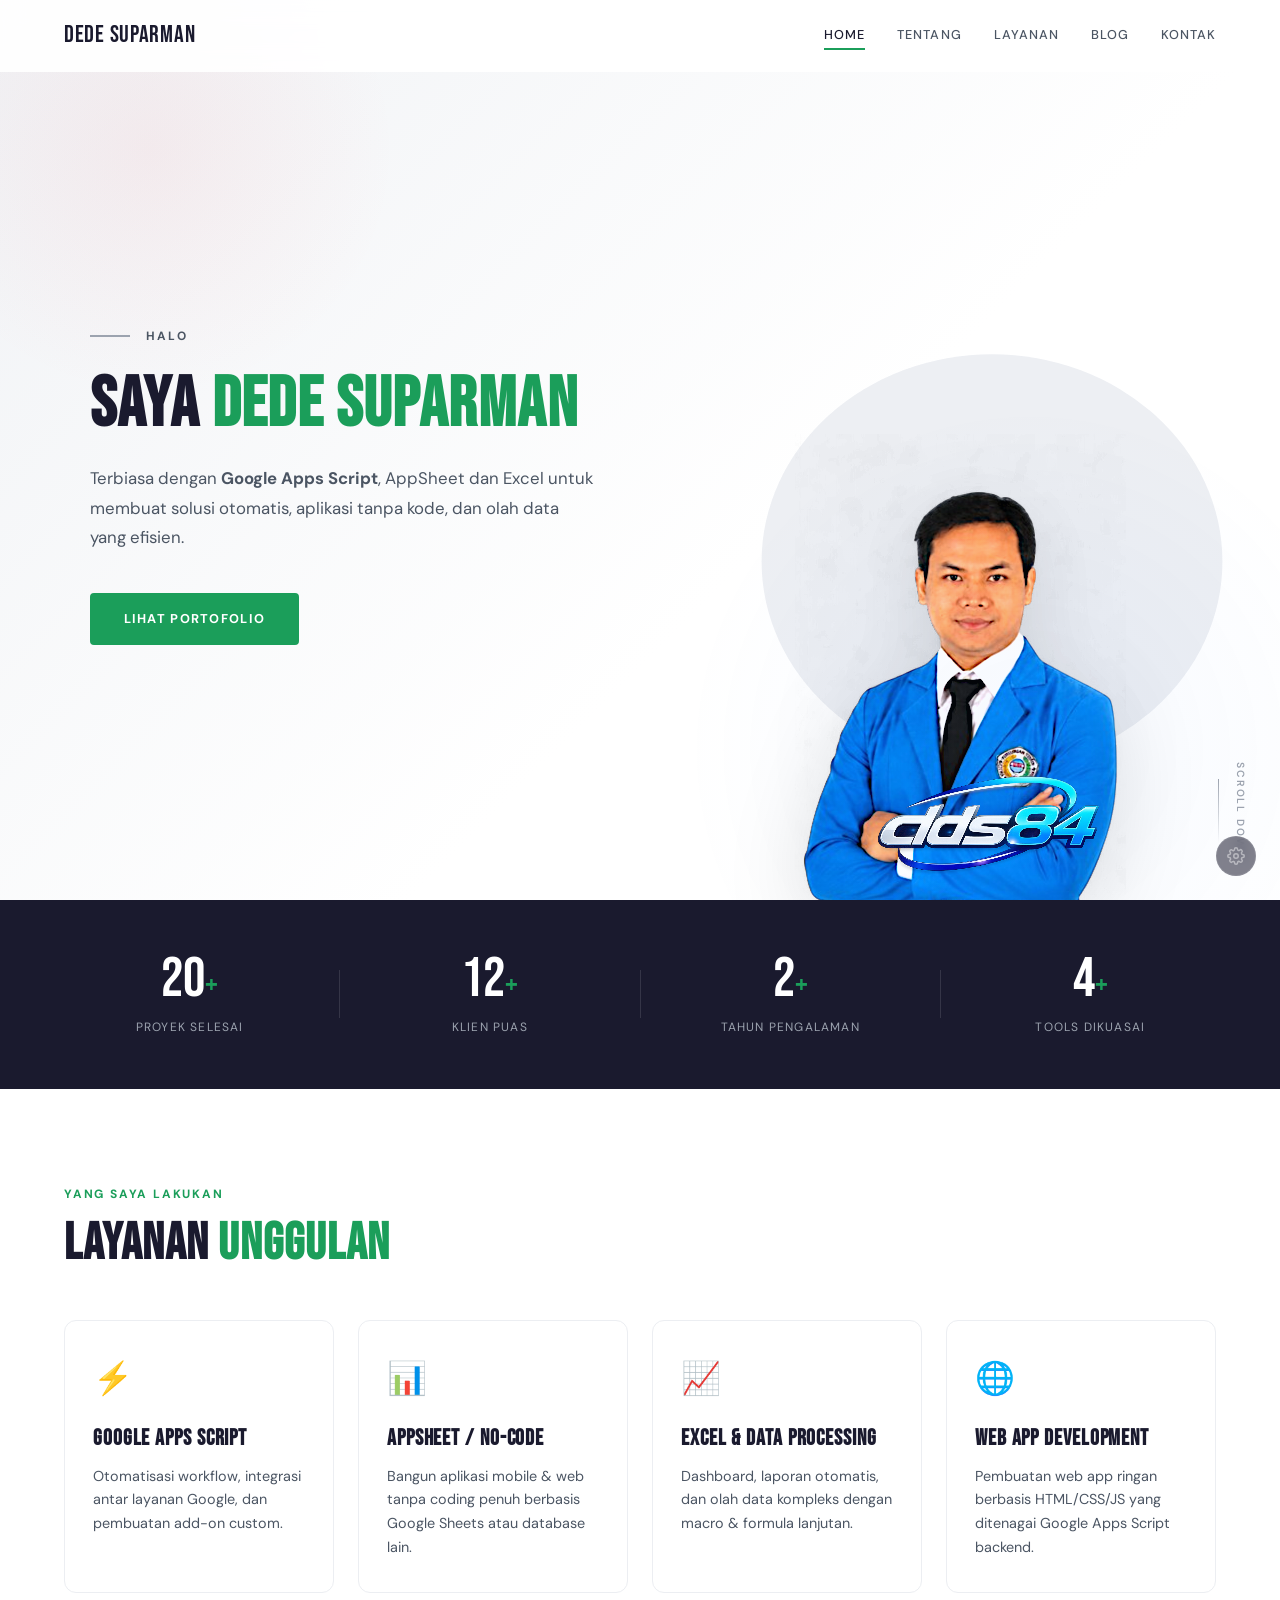
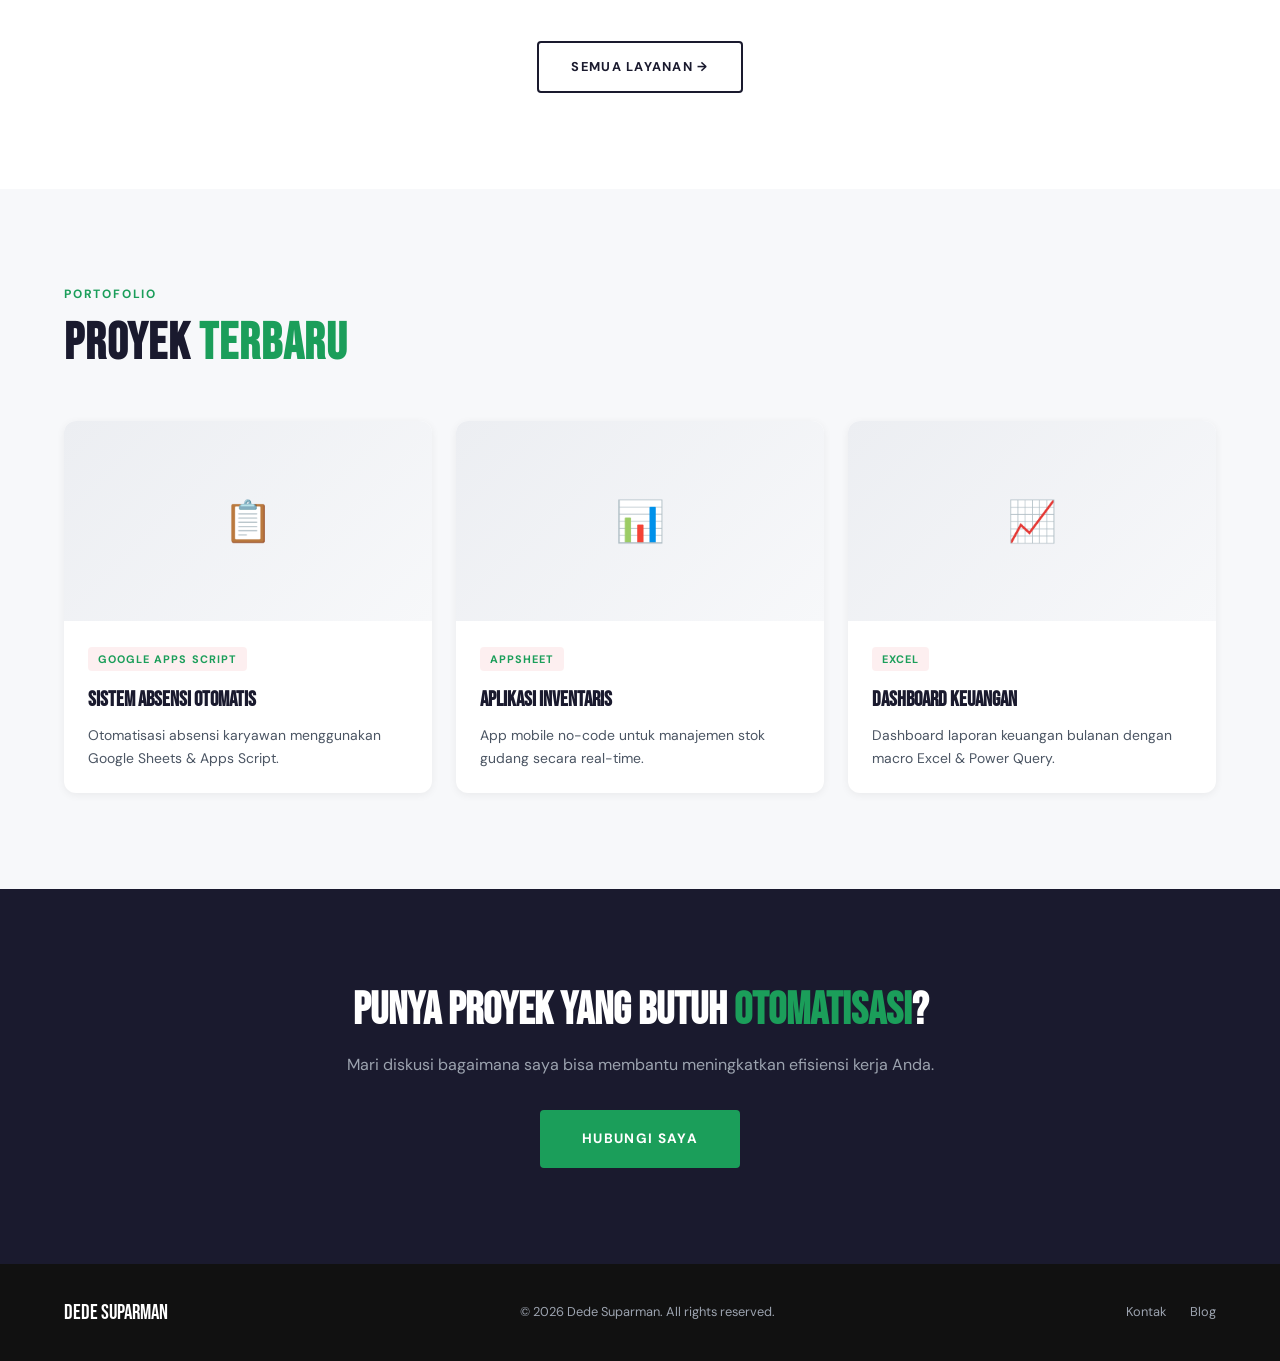
<file: index.html>
<!DOCTYPE html>
<html lang="id">
<head>
  <meta charset="UTF-8" />
  <meta name="viewport" content="width=device-width, initial-scale=1.0" />
  <title>Dede Suparman — Google Apps Script & Automation Specialist</title>
  <meta name="description" content="Spesialis Google Apps Script, AppSheet, dan Excel untuk solusi otomatis, aplikasi tanpa kode, dan olah data efisien. Bangun sistem otomatisasi untuk produktivitas bisnis." />
  <link rel="canonical" href="https://ddsuparman0984.vercel.app/" />

  <!-- Open Graph -->
  <meta property="og:title" content="Dede Suparman — Google Apps Script & Automation Specialist" />
  <meta property="og:description" content="Spesialis Google Apps Script, AppSheet, dan Excel untuk solusi otomatis, aplikasi tanpa kode, dan olah data efisien." />
  <meta property="og:type" content="website" />
  <meta property="og:url" content="https://ddsuparman0984.vercel.app/" />
  <meta property="og:site_name" content="Dede Suparman" />

  <!-- Twitter Card -->
  <meta name="twitter:card" content="summary_large_image" />
  <meta name="twitter:title" content="Dede Suparman — Google Apps Script & Automation Specialist" />
  <meta name="twitter:description" content="Spesialis Google Apps Script, AppSheet, dan Excel untuk solusi otomatis, aplikasi tanpa kode, dan olah data efisien." />

  <!-- JSON-LD Schema -->
  <script type="application/ld+json">
  {
    "@context": "https://schema.org",
    "@type": "Person",
    "name": "Dede Suparman",
    "url": "https://ddsuparman0984.vercel.app/",
    "jobTitle": "Automation & Apps Script Specialist",
    "worksFor": {
      "@type": "Organization",
      "name": "Dede Suparman"
    },
    "knowsAbout": ["Google Apps Script", "AppSheet", "Microsoft Excel", "Automation", "No-code"],
    "address": {
      "@type": "PostalAddress",
      "addressLocality": "Bandung",
      "addressRegion": "Jawa Barat",
      "addressCountry": "ID"
    }
  }
  </script>

  <link rel="stylesheet" href="css/main.css" />
  <link rel="preconnect" href="https://fonts.googleapis.com" />
  <link rel="preconnect" href="https://fonts.gstatic.com" crossorigin />
  <link href="https://fonts.googleapis.com/css2?family=Bebas+Neue&family=DM+Sans:ital,wght@0,300;0,400;0,500;0,700;1,300&display=swap" rel="stylesheet" />
</head>
<body class="page-home">

  <!-- ── NAVBAR ── -->
  <header class="navbar" id="navbar">
    <div class="navbar__inner">
      <a href="index.html" class="navbar__logo">Dede Suparman</a>

      <nav class="navbar__menu" id="navMenu">
        <a href="index.html" class="navbar__link active">Home</a>
        <a href="pages/tentang.html" class="navbar__link">Tentang</a>
        <!--<a href="pages/skill.html" class="navbar__link">Skill</a> -->
        <a href="pages/layanan.html" class="navbar__link">Layanan</a>
        <a href="pages/blog.html" class="navbar__link">Blog</a>
        <a href="pages/kontak.html" class="navbar__link">Kontak</a>
      </nav>

      

      <button class="navbar__burger" id="burgerBtn" aria-label="Toggle menu">
        <span></span><span></span><span></span>
      </button>
    </div>
  </header>

  <!-- ── HERO ── -->
  <main>
    <section class="hero">
      <div class="hero__content">
        <p class="hero__eyebrow"><span class="eyebrow-line"></span> Halo</p>
        <h1 class="hero__title">
          Saya <span class="hero__name">Dede Suparman</span>
        </h1>
        <p class="hero__desc">
          Terbiasa dengan <strong>Google Apps Script</strong>, AppSheet
          dan Excel untuk membuat solusi otomatis,
          aplikasi tanpa kode, dan olah data yang efisien.
        </p>
        <a href="pages/proyek.html" class="btn btn--primary">Lihat Portofolio</a>

        
      </div>

      <div class="hero__photo-wrap">
        <div class="hero__brush"></div>
        <!-- Replace src with your actual photo -->
        <img
          src="img/dede-nobg.png"
          alt="Dede Suparman"
          class="hero__photo"
        />
      </div>

      <div class="hero__scroll-hint">
        <span>Scroll Down</span>
        <div class="scroll-line"></div>
      </div>
    </section>

    <!-- ── STATS BAR ── -->
    <section class="stats-bar">
      <div class="stats-bar__inner">
        <div class="stat-item">
          <span class="stat-number" data-target="50">0</span><span class="stat-suffix">+</span>
          <p class="stat-label">Proyek Selesai</p>
        </div>
        <div class="stat-divider"></div>
        <div class="stat-item">
          <span class="stat-number" data-target="30">0</span><span class="stat-suffix">+</span>
          <p class="stat-label">Klien Puas</p>
        </div>
        <div class="stat-divider"></div>
        <div class="stat-item">
          <span class="stat-number" data-target="5">0</span><span class="stat-suffix">+</span>
          <p class="stat-label">Tahun Pengalaman</p>
        </div>
        <div class="stat-divider"></div>
        <div class="stat-item">
          <span class="stat-number" data-target="10">0</span><span class="stat-suffix">+</span>
          <p class="stat-label">Tools Dikuasai</p>
        </div>
      </div>
    </section>

    <!-- ── SERVICES PREVIEW ── -->
    <section class="services-preview section-pad">
      <div class="container">
        <p class="section-label">Yang Saya Lakukan</p>
        <h2 class="section-title">Layanan <span class="accent">Unggulan</span></h2>
        <div class="services-grid">
          <div class="service-card">
            <div class="service-card__icon">⚡</div>
            <h3>Google Apps Script</h3>
            <p>Otomatisasi workflow, integrasi antar layanan Google, dan pembuatan add-on custom.</p>
          </div>
          <div class="service-card">
            <div class="service-card__icon">📊</div>
            <h3>AppSheet / No-Code</h3>
            <p>Bangun aplikasi mobile & web tanpa coding penuh berbasis Google Sheets atau database lain.</p>
          </div>
          <div class="service-card">
            <div class="service-card__icon">📈</div>
            <h3>Excel & Data Processing</h3>
            <p>Dashboard, laporan otomatis, dan olah data kompleks dengan macro & formula lanjutan.</p>
          </div>
          <div class="service-card">
            <div class="service-card__icon">🌐</div>
            <h3>Web App Development</h3>
            <p>Pembuatan web app ringan berbasis HTML/CSS/JS yang ditenagai Google Apps Script backend.</p>
          </div>
        </div>
        <div class="text-center mt-8">
          <a href="pages/layanan.html" class="btn btn--outline">Semua Layanan →</a>
        </div>
      </div>
    </section>

    <!-- ── LATEST PROJECTS ── -->
    <section class="latest-projects section-pad bg-light" id="latestProjectsSection">
      <div class="container">
        <p class="section-label">Portofolio</p>
        <h2 class="section-title">Proyek <span class="accent">Terbaru</span></h2>
        <div class="projects-grid" id="projectsGrid">
          <!-- Loaded dynamically via JS from Supabase -->
          <div class="project-skeleton"></div>
          <div class="project-skeleton"></div>
          <div class="project-skeleton"></div>
        </div>
      </div>
    </section>

    <!-- ── CTA ── -->
    <section class="cta-section section-pad">
      <div class="container cta-inner">
        <h2>Punya proyek yang butuh <span class="accent">otomatisasi</span>?</h2>
        <p>Mari diskusi bagaimana saya bisa membantu meningkatkan efisiensi kerja Anda.</p>
        <a href="pages/kontak.html" class="btn btn--primary btn--lg">Hubungi Saya</a>
      </div>
    </section>
  </main>

  <!-- ── FOOTER ── -->
  <footer class="footer">
    <div class="container footer__inner">
      <p class="footer__brand">Dede Suparman</p>
      <p class="footer__copy">© <span id="year"></span> Dede Suparman. All rights reserved.</p>
      <nav class="footer__nav">
        <a href="pages/kontak.html">Kontak</a>
        <a href="pages/blog.html">Blog</a>
      </nav>
    </div>

    <!-- Admin gear button -->
    <a href="admin.html" class="admin-gear-btn" aria-label="Admin Portal" title="Admin Portal">
      <svg width="18" height="18" viewBox="0 0 24 24" fill="none" stroke="currentColor" stroke-width="2" stroke-linecap="round" stroke-linejoin="round">
        <circle cx="12" cy="12" r="3"/>
        <path d="M19.4 15a1.65 1.65 0 0 0 .33 1.82l.06.06a2 2 0 0 1-2.83 2.83l-.06-.06a1.65 1.65 0 0 0-1.82-.33 1.65 1.65 0 0 0-1 1.51V21a2 2 0 0 1-4 0v-.09A1.65 1.65 0 0 0 9 19.4a1.65 1.65 0 0 0-1.82.33l-.06.06a2 2 0 0 1-2.83-2.83l.06-.06A1.65 1.65 0 0 0 4.68 15a1.65 1.65 0 0 0-1.51-1H3a2 2 0 0 1 0-4h.09A1.65 1.65 0 0 0 4.6 9a1.65 1.65 0 0 0-.33-1.82l-.06-.06a2 2 0 0 1 2.83-2.83l.06.06A1.65 1.65 0 0 0 9 4.68a1.65 1.65 0 0 0 1-1.51V3a2 2 0 0 1 4 0v.09a1.65 1.65 0 0 0 1 1.51 1.65 1.65 0 0 0 1.82-.33l.06-.06a2 2 0 0 1 2.83 2.83l-.06.06A1.65 1.65 0 0 0 19.4 9a1.65 1.65 0 0 0 1.51 1H21a2 2 0 0 1 0 4h-.09a1.65 1.65 0 0 0-1.51 1z"/>
      </svg>
    </a>
  </footer>

  <style>
    .admin-gear-btn {
      position: fixed;
      bottom: 24px;
      right: 24px;
      width: 40px;
      height: 40px;
      background: rgba(26, 26, 46, 0.55);
      color: rgba(255, 255, 255, 0.45);
      border-radius: 50%;
      display: flex;
      align-items: center;
      justify-content: center;
      text-decoration: none;
      backdrop-filter: blur(6px);
      border: 1px solid rgba(255, 255, 255, 0.08);
      transition: background 0.25s, color 0.25s, transform 0.3s;
      z-index: 999;
    }
    .admin-gear-btn:hover {
      background: #1B9E5A;
      color: #ffffff;
      border-color: transparent;
      transform: rotate(60deg);
    }
  </style>

  <script src="js/supabase-client.js"></script>
  <script src="js/main.js"></script>
</body>
</html>
</file>
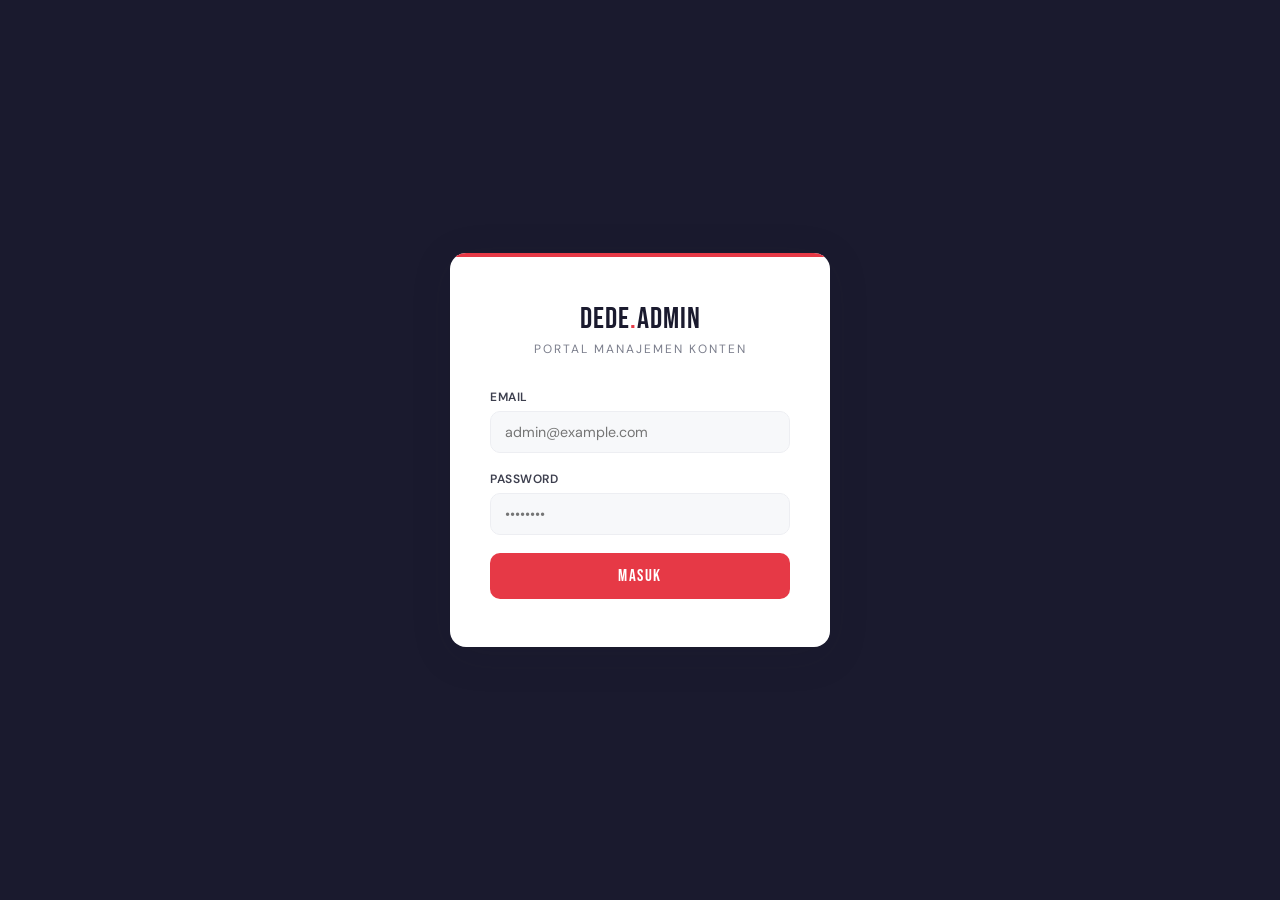
<file: admin.html>
<!DOCTYPE html>
<html lang="id">
<head>
  <meta charset="UTF-8" />
  <meta name="viewport" content="width=device-width, initial-scale=1.0" />
  <title>Admin Portal — Dede Suparman</title>
  <link rel="preconnect" href="https://fonts.googleapis.com" />
  <link rel="preconnect" href="https://fonts.gstatic.com" crossorigin />
  <link href="https://fonts.googleapis.com/css2?family=Bebas+Neue&family=DM+Sans:ital,wght@0,300;0,400;0,500;0,700;1,300&display=swap" rel="stylesheet" />
  <style>
    /* ── TOKENS ── */
    :root {
      --red:      #E63946;
      --red-dark: #c0303c;
      --black:    #1A1A2E;
      --white:    #ffffff;
      --gray-50:  #F7F8FA;
      --gray-100: #EDEEF2;
      --gray-300: #C4C6D0;
      --gray-500: #7B7E8C;
      --gray-700: #3D3F4E;
      --success:  #2ecc71;
      --warning:  #f39c12;
      --danger:   #e74c3c;
      --blue:     #3498db;
      --font-head: 'Bebas Neue', sans-serif;
      --font-body: 'DM Sans', sans-serif;
      --radius:   10px;
      --shadow:   0 4px 20px rgba(26,26,46,.10);
      --shadow-lg:0 8px 40px rgba(26,26,46,.14);
      --sidebar-w: 240px;
      --topbar-h:  60px;
    }

    *, *::before, *::after { box-sizing: border-box; margin: 0; padding: 0; }
    html { font-size: 15px; scroll-behavior: smooth; }
    body {
      font-family: var(--font-body);
      background: var(--gray-50);
      color: var(--black);
      min-height: 100vh;
    }

    /* ── LOGIN SCREEN ── */
    #loginScreen {
      display: flex;
      align-items: center;
      justify-content: center;
      min-height: 100vh;
      background: var(--black);
      position: fixed; inset: 0; z-index: 1000;
      transition: opacity .4s;
    }
    #loginScreen.hidden { opacity: 0; pointer-events: none; }

    .login-box {
      background: var(--white);
      border-radius: 16px;
      padding: 48px 40px;
      width: 380px;
      box-shadow: var(--shadow-lg);
      text-align: center;
      position: relative;
      overflow: hidden;
    }
    .login-box::before {
      content: '';
      position: absolute; top: 0; left: 0; right: 0;
      height: 4px;
      background: var(--red);
    }
    .login-logo { font-family: var(--font-head); font-size: 2rem; color: var(--black); letter-spacing: 1px; margin-bottom: 4px; }
    .login-logo span { color: var(--red); }
    .login-sub { font-size: .8rem; color: var(--gray-500); margin-bottom: 32px; text-transform: uppercase; letter-spacing: 2px; }
    .login-box label { display: block; text-align: left; font-size: .8rem; font-weight: 600; color: var(--gray-700); margin-bottom: 6px; text-transform: uppercase; letter-spacing: .5px; }
    .login-box input { width: 100%; padding: 11px 14px; border: 1.5px solid var(--gray-100); border-radius: var(--radius); font-family: var(--font-body); font-size: .95rem; background: var(--gray-50); color: var(--black); margin-bottom: 18px; transition: border-color .2s; outline: none; }
    .login-box input:focus { border-color: var(--red); background: var(--white); }
    .login-btn { width: 100%; padding: 13px; background: var(--red); color: var(--white); font-family: var(--font-head); font-size: 1.1rem; letter-spacing: 1.5px; border: none; border-radius: var(--radius); cursor: pointer; transition: background .2s, transform .1s; }
    .login-btn:hover { background: var(--red-dark); }
    .login-btn:active { transform: scale(.98); }
    .login-error { margin-top: 14px; font-size: .85rem; color: var(--danger); display: none; }
    .login-error.show { display: block; }

    /* ── LAYOUT ── */
    #adminApp { display: none; min-height: 100vh; }
    #adminApp.visible { display: flex; }

    /* SIDEBAR */
    .sidebar { width: var(--sidebar-w); background: var(--black); color: var(--white); display: flex; flex-direction: column; position: fixed; top: 0; left: 0; height: 100vh; z-index: 100; overflow-y: auto; }
    .sidebar__logo { padding: 24px 20px 18px; border-bottom: 1px solid rgba(255,255,255,.08); }
    .sidebar__logo h1 { font-family: var(--font-head); font-size: 1.4rem; letter-spacing: 1px; color: var(--white); }
    .sidebar__logo h1 span { color: var(--red); }
    .sidebar__logo p { font-size: .7rem; color: var(--gray-500); text-transform: uppercase; letter-spacing: 1.5px; margin-top: 2px; }
    .sidebar__section { padding: 12px 12px 4px; font-size: .65rem; text-transform: uppercase; letter-spacing: 2px; color: var(--gray-500); font-weight: 700; }
    .sidebar__nav { flex: 1; padding: 8px 0; }
    .nav-item { display: flex; align-items: center; gap: 10px; padding: 10px 20px; font-size: .88rem; color: rgba(255,255,255,.65); cursor: pointer; border-radius: 0; transition: all .15s; border-left: 3px solid transparent; user-select: none; }
    .nav-item:hover { color: var(--white); background: rgba(255,255,255,.05); }
    .nav-item.active { color: var(--white); background: rgba(230,57,70,.12); border-left-color: var(--red); }
    .nav-item .ni { font-size: 1rem; width: 20px; text-align: center; }
    .sidebar__footer { padding: 16px 20px; border-top: 1px solid rgba(255,255,255,.08); }
    .logout-btn { width: 100%; padding: 9px 14px; background: rgba(230,57,70,.15); color: var(--red); border: 1px solid rgba(230,57,70,.3); border-radius: var(--radius); font-family: var(--font-body); font-size: .85rem; cursor: pointer; transition: all .2s; font-weight: 600; }
    .logout-btn:hover { background: var(--red); color: var(--white); }

    /* MAIN AREA */
    .main-area { margin-left: var(--sidebar-w); flex: 1; display: flex; flex-direction: column; min-height: 100vh; }

    /* TOPBAR */
    .topbar { height: var(--topbar-h); background: var(--white); border-bottom: 1px solid var(--gray-100); display: flex; align-items: center; padding: 0 28px; position: sticky; top: 0; z-index: 50; gap: 16px; }
    .topbar__title { font-family: var(--font-head); font-size: 1.3rem; letter-spacing: .5px; flex: 1; }
    .topbar__user { font-size: .82rem; color: var(--gray-500); }
    .topbar__badge { background: var(--red); color: var(--white); font-size: .7rem; font-weight: 700; padding: 3px 8px; border-radius: 20px; text-transform: uppercase; letter-spacing: 1px; }

    /* CONTENT */
    .content { padding: 28px; flex: 1; }

    /* PANELS */
    .panel { display: none; }
    .panel.active { display: block; }

    /* TOAST */
    #toast { position: fixed; bottom: 28px; right: 28px; background: var(--black); color: var(--white); padding: 12px 20px; border-radius: var(--radius); font-size: .88rem; font-weight: 500; box-shadow: var(--shadow-lg); z-index: 9999; transform: translateY(80px); opacity: 0; transition: all .3s; border-left: 4px solid var(--red); }
    #toast.show { transform: translateY(0); opacity: 1; }
    #toast.success { border-left-color: var(--success); }
    #toast.error { border-left-color: var(--danger); }

    /* CARDS & GRID */
    .section-header { display: flex; align-items: center; justify-content: space-between; margin-bottom: 20px; }
    .section-header h2 { font-family: var(--font-head); font-size: 1.6rem; letter-spacing: .5px; }
    .section-header h2 span { color: var(--red); }

    /* STATS ROW */
    .stats-row { display: grid; grid-template-columns: repeat(auto-fill, minmax(150px, 1fr)); gap: 16px; margin-bottom: 28px; }
    .stat-card { background: var(--white); border-radius: var(--radius); padding: 20px; box-shadow: var(--shadow); border-top: 3px solid var(--red); }
    .stat-card__val { font-family: var(--font-head); font-size: 2.2rem; color: var(--red); line-height: 1; }
    .stat-card__label { font-size: .8rem; color: var(--gray-500); margin-top: 4px; }

    /* ══ LINK HUB CARDS (Dashboard) ══ */
    .linkhub-section { margin-top: 28px; }
    .linkhub-section h3 { font-family: var(--font-head); font-size: 1.3rem; letter-spacing: .5px; margin-bottom: 16px; }
    .linkhub-section h3 span { color: var(--red); }
    .linkhub-grid {
      display: grid;
      grid-template-columns: repeat(auto-fill, minmax(220px, 1fr));
      gap: 14px;
    }
    .link-card {
      background: var(--white);
      border-radius: 12px;
      box-shadow: var(--shadow);
      padding: 18px 20px;
      display: flex;
      align-items: center;
      gap: 14px;
      text-decoration: none;
      color: var(--black);
      transition: transform .18s, box-shadow .18s, border-color .18s;
      border: 1.5px solid var(--gray-100);
      position: relative;
      overflow: hidden;
    }
    .link-card::before {
      content: '';
      position: absolute;
      left: 0; top: 0; bottom: 0;
      width: 3px;
      background: var(--red);
      transform: scaleY(0);
      transition: transform .2s;
      transform-origin: bottom;
    }
    .link-card:hover { transform: translateY(-3px); box-shadow: var(--shadow-lg); border-color: var(--gray-300); }
    .link-card:hover::before { transform: scaleY(1); }
    .link-card__icon {
      width: 46px; height: 46px;
      border-radius: 10px;
      background: var(--gray-50);
      display: flex; align-items: center; justify-content: center;
      font-size: 1.5rem;
      flex-shrink: 0;
      overflow: hidden;
      border: 1px solid var(--gray-100);
    }
    .link-card__icon img { width: 100%; height: 100%; object-fit: contain; border-radius: 8px; }
    .link-card__body { flex: 1; min-width: 0; }
    .link-card__name { font-weight: 700; font-size: .92rem; white-space: nowrap; overflow: hidden; text-overflow: ellipsis; }
    .link-card__url { font-size: .75rem; color: var(--gray-500); white-space: nowrap; overflow: hidden; text-overflow: ellipsis; margin-top: 2px; }
    .link-card__arrow { font-size: .85rem; color: var(--gray-300); flex-shrink: 0; }
    .link-card-admin-actions { display: flex; gap: 6px; margin-top: 10px; }

    /* ══ LINK HUB TABLE (Settings panel) ══ */
    .linkhub-settings-wrap { display: grid; grid-template-columns: 1fr 1fr; gap: 24px; align-items: start; }
    @media (max-width: 900px) { .linkhub-settings-wrap { grid-template-columns: 1fr; } }
    .settings-card { background: var(--white); border-radius: var(--radius); box-shadow: var(--shadow); padding: 24px; }
    .settings-card h3 { font-family: var(--font-head); font-size: 1.2rem; margin-bottom: 18px; letter-spacing: .5px; }
    .settings-card h3 span { color: var(--red); }

    /* FORM inside settings */
    .settings-form .form-group { margin-bottom: 14px; }
    .settings-form label { display: block; font-size: .78rem; font-weight: 700; text-transform: uppercase; letter-spacing: .5px; color: var(--gray-700); margin-bottom: 6px; }
    .settings-form input { width: 100%; padding: 10px 13px; border: 1.5px solid var(--gray-100); border-radius: var(--radius); font-family: var(--font-body); font-size: .9rem; background: var(--gray-50); color: var(--black); outline: none; transition: border-color .2s; }
    .settings-form input:focus { border-color: var(--red); background: var(--white); }
    .settings-form .hint { font-size: .73rem; color: var(--gray-500); margin-top: 4px; }

    /* Icon preview */
    .icon-preview-wrap { display: flex; align-items: center; gap: 12px; margin-top: 10px; }
    .icon-preview-box {
      width: 48px; height: 48px;
      border-radius: 10px;
      border: 1.5px solid var(--gray-100);
      background: var(--gray-50);
      display: flex; align-items: center; justify-content: center;
      font-size: 1.6rem;
      overflow: hidden;
    }
    .icon-preview-box img { width: 100%; height: 100%; object-fit: contain; border-radius: 8px; }
    .icon-preview-label { font-size: .8rem; color: var(--gray-500); }

    /* Quick emoji buttons */
    .emoji-quick { display: flex; flex-wrap: wrap; gap: 6px; margin-bottom: 10px; }
    .emoji-quick-btn { border: 1.5px solid var(--gray-100); background: var(--gray-50); border-radius: 6px; cursor: pointer; font-size: 1.2rem; width: 36px; height: 36px; display: flex; align-items: center; justify-content: center; transition: border-color .15s, background .15s; }
    .emoji-quick-btn:hover { border-color: var(--red); background: rgba(230,57,70,.07); }

    /* TABLE */
    .table-card { background: var(--white); border-radius: var(--radius); box-shadow: var(--shadow); overflow: hidden; margin-bottom: 20px; }
    .table-card table { width: 100%; border-collapse: collapse; }
    .table-card th { background: var(--gray-50); padding: 11px 16px; font-size: .75rem; font-weight: 700; text-transform: uppercase; letter-spacing: .8px; color: var(--gray-500); text-align: left; border-bottom: 1px solid var(--gray-100); }
    .table-card td { padding: 12px 16px; font-size: .88rem; border-bottom: 1px solid var(--gray-50); vertical-align: middle; }
    .table-card tr:last-child td { border-bottom: none; }
    .table-card tr:hover td { background: var(--gray-50); }
    .emoji-cell { font-size: 1.4rem; }
    .tag-pill { display: inline-block; padding: 2px 10px; border-radius: 20px; font-size: .72rem; font-weight: 600; background: rgba(230,57,70,.1); color: var(--red); }
    .level-bar { display: flex; align-items: center; gap: 8px; }
    .level-bar__track { flex: 1; height: 5px; background: var(--gray-100); border-radius: 10px; overflow: hidden; max-width: 80px; }
    .level-bar__fill { height: 100%; background: var(--red); border-radius: 10px; }
    .status-dot { display: inline-block; width: 8px; height: 8px; border-radius: 50%; margin-right: 6px; }
    .status-dot.published { background: var(--success); }
    .status-dot.draft { background: var(--gray-300); }

    /* ACTION BTNS */
    .actions { display: flex; gap: 6px; }
    .btn-sm { padding: 5px 12px; border-radius: 6px; font-size: .78rem; font-weight: 600; cursor: pointer; border: none; transition: all .15s; font-family: var(--font-body); }
    .btn-edit { background: var(--gray-100); color: var(--black); }
    .btn-edit:hover { background: var(--gray-300); }
    .btn-del { background: rgba(231,76,60,.1); color: var(--danger); }
    .btn-del:hover { background: var(--danger); color: var(--white); }
    .btn-view { background: rgba(52,152,219,.1); color: #3498db; }
    .btn-view:hover { background: #3498db; color: var(--white); }

    /* MAIN BUTTONS */
    .btn { display: inline-flex; align-items: center; gap: 6px; padding: 10px 20px; border-radius: var(--radius); font-family: var(--font-body); font-size: .88rem; font-weight: 600; cursor: pointer; border: none; transition: all .15s; }
    .btn-primary { background: var(--red); color: var(--white); }
    .btn-primary:hover { background: var(--red-dark); }
    .btn-secondary { background: var(--gray-100); color: var(--black); }
    .btn-secondary:hover { background: var(--gray-300); }
    .btn-success { background: rgba(46,204,113,.15); color: #27ae60; border: 1px solid rgba(46,204,113,.3); }
    .btn-success:hover { background: var(--success); color: var(--white); }
    .btn-full { width: 100%; justify-content: center; margin-top: 4px; }

    /* MODAL */
    .modal-backdrop { position: fixed; inset: 0; background: rgba(26,26,46,.6); z-index: 200; display: flex; align-items: flex-start; justify-content: center; padding: 40px 20px; overflow-y: auto; backdrop-filter: blur(2px); }
    .modal-backdrop.hidden { display: none; }
    .modal { background: var(--white); border-radius: 14px; width: 100%; max-width: 580px; box-shadow: var(--shadow-lg); overflow: hidden; animation: slideUp .25s ease; }
    @keyframes slideUp { from { transform: translateY(30px); opacity: 0; } to { transform: translateY(0); opacity: 1; } }
    .modal__head { padding: 20px 24px; border-bottom: 1px solid var(--gray-100); display: flex; align-items: center; justify-content: space-between; }
    .modal__head h3 { font-family: var(--font-head); font-size: 1.3rem; letter-spacing: .5px; }
    .modal__close { width: 32px; height: 32px; border: none; background: var(--gray-100); border-radius: 6px; cursor: pointer; font-size: 1rem; display: flex; align-items: center; justify-content: center; transition: background .15s; }
    .modal__close:hover { background: var(--gray-300); }
    .modal__body { padding: 24px; max-height: 60vh; overflow-y: auto; }
    .modal__foot { padding: 16px 24px; border-top: 1px solid var(--gray-100); display: flex; justify-content: flex-end; gap: 10px; }

    /* FORM */
    .form-row { display: grid; grid-template-columns: 1fr 1fr; gap: 16px; }
    .form-row.full { grid-template-columns: 1fr; }
    .form-group { margin-bottom: 16px; }
    .form-group label { display: block; font-size: .78rem; font-weight: 700; text-transform: uppercase; letter-spacing: .5px; color: var(--gray-700); margin-bottom: 6px; }
    .form-group input, .form-group textarea, .form-group select { width: 100%; padding: 10px 13px; border: 1.5px solid var(--gray-100); border-radius: var(--radius); font-family: var(--font-body); font-size: .9rem; background: var(--gray-50); color: var(--black); outline: none; transition: border-color .2s; }
    .form-group input:focus, .form-group textarea:focus, .form-group select:focus { border-color: var(--red); background: var(--white); }
    .form-group textarea { resize: vertical; min-height: 90px; }
    .form-group .hint { font-size: .73rem; color: var(--gray-500); margin-top: 4px; }

    /* EMOJI PICKER */
    .emoji-picker-wrap { margin-top: 10px; }
    .emoji-picker-grid { display: grid; grid-template-columns: repeat(10, 1fr); gap: 6px; max-height: 200px; overflow-y: auto; padding: 10px; border: 1px solid var(--gray-100); border-radius: var(--radius); background: var(--gray-50); }
    .emoji-picker-btn { border: none; background: transparent; cursor: pointer; font-size: 1.5rem; line-height: 1; padding: 8px; border-radius: 6px; transition: background .15s, transform .05s; aspect-ratio: 1; display: flex; align-items: center; justify-content: center; }
    .emoji-picker-btn:hover { background: rgba(230,57,70,.15); }
    .emoji-picker-btn:active { transform: scale(.95); }
    .emoji-picker-btn.active { background: rgba(230,57,70,.3); }

    /* EMPTY STATE */
    .empty-state { text-align: center; padding: 48px 20px; color: var(--gray-500); }
    .empty-state .emoji { font-size: 3rem; margin-bottom: 12px; }
    .empty-state p { font-size: .9rem; }

    /* RESPONSIVE */
    @media (max-width: 768px) { .sidebar { transform: translateX(-100%); transition: transform .3s; } .sidebar.open { transform: translateX(0); } .main-area { margin-left: 0; } .form-row { grid-template-columns: 1fr; } }

    /* CONFIRM DELETE */
    .confirm-overlay { position: fixed; inset: 0; background: rgba(26,26,46,.7); z-index: 300; display: flex; align-items: center; justify-content: center; backdrop-filter: blur(2px); }
    .confirm-overlay.hidden { display: none; }
    .confirm-box { background: var(--white); border-radius: 14px; padding: 32px; max-width: 380px; width: 90%; text-align: center; box-shadow: var(--shadow-lg); }
    .confirm-box .emoji { font-size: 2.5rem; margin-bottom: 12px; }
    .confirm-box h3 { font-size: 1.1rem; margin-bottom: 8px; }
    .confirm-box p { font-size: .88rem; color: var(--gray-500); margin-bottom: 24px; }
    .confirm-box .btns { display: flex; gap: 10px; justify-content: center; }

    /* LOADING */
    .loading-rows { display: flex; flex-direction: column; gap: 12px; padding: 20px; }
    .loading-row { height: 38px; background: linear-gradient(90deg, var(--gray-50) 25%, var(--gray-100) 50%, var(--gray-50) 75%); background-size: 200% 100%; border-radius: 6px; animation: shimmer 1.4s infinite; }
    @keyframes shimmer { to { background-position: -200% 0; } }

    /* SQL COPY BLOCK */
    .sql-block { background: #0d1117; border-radius: var(--radius); padding: 16px 20px; font-family: 'Courier New', monospace; font-size: .78rem; color: #c9d1d9; overflow-x: auto; margin-top: 12px; position: relative; line-height: 1.6; }
    .sql-block .kw { color: #ff7b72; }
    .sql-block .ty { color: #79c0ff; }
    .sql-block .st { color: #a5d6ff; }
    .sql-block .cm { color: #8b949e; font-style: italic; }
    .copy-sql-btn { position: absolute; top: 10px; right: 10px; padding: 4px 12px; background: rgba(255,255,255,.1); color: #c9d1d9; border: 1px solid rgba(255,255,255,.15); border-radius: 6px; font-size: .72rem; cursor: pointer; font-family: var(--font-body); transition: background .15s; }
    .copy-sql-btn:hover { background: rgba(255,255,255,.2); }

    /* SORT DRAG HINT */
    .drag-hint { font-size: .75rem; color: var(--gray-500); display: flex; align-items: center; gap: 4px; margin-bottom: 10px; }

    /* ICON PICKER */
    .icon-picker-wrap { border: 1.5px solid var(--gray-100); border-radius: var(--radius); padding: 12px; background: var(--gray-50); }
    .icon-cat-tabs { display: flex; flex-wrap: wrap; gap: 5px; margin-bottom: 10px; }
    .icon-cat-tab { padding: 5px 11px; border-radius: 20px; border: 1.5px solid var(--gray-100); background: var(--white); font-family: var(--font-body); font-size: .75rem; font-weight: 600; cursor: pointer; color: var(--gray-700); transition: all .15s; white-space: nowrap; }
    .icon-cat-tab:hover { border-color: var(--red); color: var(--red); }
    .icon-cat-tab.active { background: var(--red); color: var(--white); border-color: var(--red); }
    .icon-picker-grid { display: grid; grid-template-columns: repeat(auto-fill, minmax(38px, 1fr)); gap: 4px; max-height: 220px; overflow-y: auto; padding: 4px 0; }
    .ipb { /* icon picker button */
      border: 1.5px solid transparent;
      background: var(--white);
      border-radius: 8px;
      cursor: pointer;
      font-size: 1.3rem;
      width: 38px; height: 38px;
      display: flex; align-items: center; justify-content: center;
      transition: border-color .12s, background .12s, transform .08s;
      position: relative;
    }
    .ipb:hover { border-color: var(--red); background: rgba(230,57,70,.06); transform: scale(1.12); }
    .ipb.selected { border-color: var(--red); background: rgba(230,57,70,.15); }
    .ipb[title]:hover::after {
      content: attr(title);
      position: absolute;
      bottom: calc(100% + 4px);
      left: 50%; transform: translateX(-50%);
      background: var(--black); color: var(--white);
      font-size: .65rem; font-family: var(--font-body);
      padding: 3px 7px; border-radius: 4px;
      white-space: nowrap; pointer-events: none; z-index: 10;
    }
    .icon-picker-empty { grid-column: 1/-1; text-align: center; padding: 20px; color: var(--gray-500); font-size: .85rem; }
  </style>
</head>
<body>

<!-- ═══ LOGIN SCREEN ═════════════════════════════════════════════ -->
<div id="loginScreen">
  <div class="login-box">
    <div class="login-logo">Dede<span>.</span>Admin</div>
    <div class="login-sub">Portal Manajemen Konten</div>
    <label for="loginEmail">Email</label>
    <input type="email" id="loginEmail" placeholder="admin@example.com" autocomplete="username" />
    <label for="loginPass">Password</label>
    <input type="password" id="loginPass" placeholder="••••••••" autocomplete="current-password" />
    <button class="login-btn" id="loginBtn">MASUK</button>
    <div class="login-error" id="loginError"></div>
  </div>
</div>

<!-- ═══ ADMIN APP ══════════════════════════════════════════════ -->
<div id="adminApp">

  <!-- SIDEBAR -->
  <aside class="sidebar" id="sidebar">
    <div class="sidebar__logo">
      <h1>Dede<span>.</span>Admin</h1>
      <p>Content Management</p>
    </div>
    <nav class="sidebar__nav">
      <div class="sidebar__section">Dashboard</div>
      <div class="nav-item active" data-panel="dashboard"><span class="ni">📊</span> Dashboard</div>

      <div class="sidebar__section">Konten Halaman</div>
      <div class="nav-item" data-panel="skills"><span class="ni">⚡</span> Skills</div>
      <div class="nav-item" data-panel="projects"><span class="ni">📦</span> Proyek</div>
      <div class="nav-item" data-panel="services"><span class="ni">🛠️</span> Layanan</div>
      <div class="nav-item" data-panel="blog"><span class="ni">📝</span> Blog</div>
      <div class="nav-item" data-panel="messages">
        <span class="ni">💬</span> Pesan Masuk
        <span id="msgBadge" style="margin-left:auto;background:var(--red);color:var(--white);font-size:.65rem;font-weight:700;padding:2px 6px;border-radius:10px;display:none"></span>
      </div>

      <div class="sidebar__section">Sistem</div>
      <div class="nav-item" data-panel="settings"><span class="ni">⚙️</span> Pengaturan</div>
    </nav>
    <div class="sidebar__footer">
      <div id="adminEmail" style="font-size:.75rem;color:var(--gray-500);margin-bottom:10px;"></div>
      <button class="logout-btn" id="logoutBtn">↩ Keluar</button>
    </div>
  </aside>

  <!-- MAIN -->
  <div class="main-area">
    <div class="topbar">
      <div class="topbar__title" id="topbarTitle">Dashboard</div>
      <div class="topbar__badge">Admin</div>
      <div class="topbar__user" id="topbarUser"></div>
    </div>

    <div class="content">

      <!-- ── DASHBOARD ── -->
      <div class="panel active" id="panel-dashboard">
        <div class="stats-row" id="statsRow">
          <div class="stat-card"><div class="stat-card__val" id="stat-proj">–</div><div class="stat-card__label">Proyek</div></div>
          <div class="stat-card"><div class="stat-card__val" id="stat-blog">–</div><div class="stat-card__label">Blog Post</div></div>
          <div class="stat-card"><div class="stat-card__val" id="stat-svc">–</div><div class="stat-card__label">Layanan</div></div>
          <div class="stat-card"><div class="stat-card__val" id="stat-skill">–</div><div class="stat-card__label">Skills</div></div>
          <div class="stat-card"><div class="stat-card__val" id="stat-msg">–</div><div class="stat-card__label">Pesan Masuk</div></div>
          <div class="stat-card"><div class="stat-card__val" id="stat-links">–</div><div class="stat-card__label">Link Hub</div></div>
        </div>

        <div class="table-card" style="padding:24px;margin-bottom:28px;">
          <h3 style="font-family:var(--font-head);font-size:1.2rem;margin-bottom:12px;">Selamat Datang, Admin 👋</h3>
          <p style="color:var(--gray-500);font-size:.9rem;line-height:1.6;">
            Gunakan menu di sebelah kiri untuk mengelola semua konten website Dede Suparman.
            Perubahan akan langsung tersimpan ke Supabase dan tampil di website publik.
          </p>
        </div>

        <!-- LINK HUB CARDS -->
        <div class="linkhub-section">
          <div style="display:flex;align-items:center;justify-content:space-between;margin-bottom:16px;">
            <h3 style="font-family:var(--font-head);font-size:1.3rem;letter-spacing:.5px;">Link <span style="color:var(--red)">Hub</span></h3>
            <button class="btn btn-primary" style="font-size:.8rem;padding:8px 16px;" onclick="activatePanel('settings')">+ Kelola Link</button>
          </div>
          <div class="linkhub-grid" id="dashLinkhubGrid">
            <div class="loading-rows" style="grid-column:1/-1;"><div class="loading-row"></div><div class="loading-row"></div></div>
          </div>
        </div>
      </div>

      <!-- ── SKILLS ── -->
      <div class="panel" id="panel-skills">
        <div class="section-header">
          <h2>Manajemen <span>Skills</span></h2>
          <button class="btn btn-primary" id="addSkillBtn">+ Tambah Skill</button>
        </div>
        <div class="table-card">
          <table>
            <thead><tr><th>Icon</th><th>Nama</th><th>Kategori</th><th>Level</th><th>Urutan</th><th>Aksi</th></tr></thead>
            <tbody id="skillsTableBody">
              <tr><td colspan="6"><div class="loading-rows"><div class="loading-row"></div><div class="loading-row"></div><div class="loading-row"></div></div></td></tr>
            </tbody>
          </table>
        </div>
      </div>

      <!-- ── PROYEK ── -->
      <div class="panel" id="panel-projects">
        <div class="section-header">
          <h2>Manajemen <span>Proyek</span></h2>
          <button class="btn btn-primary" id="addProjectBtn">+ Tambah Proyek</button>
        </div>
        <div class="table-card">
          <table>
            <thead><tr><th>Icon</th><th>Judul</th><th>Tag</th><th>URL</th><th>Urutan</th><th>Aksi</th></tr></thead>
            <tbody id="projectsTableBody">
              <tr><td colspan="6"><div class="loading-rows"><div class="loading-row"></div><div class="loading-row"></div><div class="loading-row"></div></div></td></tr>
            </tbody>
          </table>
        </div>
      </div>

      <!-- ── LAYANAN ── -->
      <div class="panel" id="panel-services">
        <div class="section-header">
          <h2>Manajemen <span>Layanan</span></h2>
          <button class="btn btn-primary" id="addServiceBtn">+ Tambah Layanan</button>
        </div>
        <div class="table-card">
          <table>
            <thead><tr><th>Icon</th><th>Judul</th><th>Harga</th><th>Fitur</th><th>Urutan</th><th>Aksi</th></tr></thead>
            <tbody id="servicesTableBody">
              <tr><td colspan="6"><div class="loading-rows"><div class="loading-row"></div><div class="loading-row"></div></div></td></tr>
            </tbody>
          </table>
        </div>
      </div>

      <!-- ── BLOG ── -->
      <div class="panel" id="panel-blog">
        <div class="section-header">
          <h2>Manajemen <span>Blog</span></h2>
          <button class="btn btn-primary" id="addPostBtn">+ Buat Post Baru</button>
        </div>
        <div class="table-card">
          <table>
            <thead><tr><th>Emoji</th><th>Judul</th><th>Slug</th><th>Status</th><th>Dibuat</th><th>Aksi</th></tr></thead>
            <tbody id="blogTableBody">
              <tr><td colspan="6"><div class="loading-rows"><div class="loading-row"></div><div class="loading-row"></div></div></td></tr>
            </tbody>
          </table>
        </div>
      </div>

      <!-- ── MESSAGES ── -->
      <div class="panel" id="panel-messages">
        <div class="section-header">
          <h2>Pesan <span>Masuk</span></h2>
          <button class="btn btn-secondary" id="markAllReadBtn">✓ Tandai Semua Dibaca</button>
        </div>
        <div id="messagesContainer">
          <div class="loading-rows"><div class="loading-row"></div><div class="loading-row"></div><div class="loading-row"></div></div>
        </div>
      </div>

      <!-- ── SETTINGS ── -->
      <div class="panel" id="panel-settings">
        <div class="section-header">
          <h2>Pengaturan <span>Sistem</span></h2>
        </div>

        <!-- LINK HUB MANAGEMENT -->
        <div style="margin-bottom:28px;">
          <div style="display:flex;align-items:center;gap:10px;margin-bottom:20px;">
            <div style="width:4px;height:28px;background:var(--red);border-radius:2px;"></div>
            <h2 style="font-family:var(--font-head);font-size:1.5rem;letter-spacing:.5px;">Link <span style="color:var(--red)">Hub</span></h2>
          </div>

          <div class="linkhub-settings-wrap">
            <!-- FORM TAMBAH/EDIT -->
            <div class="settings-card">
              <h3 id="lhFormTitle">Tambah <span>Link Baru</span></h3>
              <div class="settings-form" id="lhForm">
                <input type="hidden" id="lhEditId" value="" />

                <div class="form-group">
                  <label>Nama / Label</label>
                  <input type="text" id="lhName" placeholder="GitHub, WhatsApp, Website..." />
                </div>

                <div class="form-group">
                  <label>URL / Link</label>
                  <input type="url" id="lhUrl" placeholder="https://..." />
                  <div class="hint">Masukkan URL lengkap termasuk https://</div>
                </div>

                <div class="form-group">
                  <label>Urutan Tampil</label>
                  <input type="number" id="lhSort" value="0" min="0" />
                </div>

                <div class="form-group">
                  <label>Logo / Icon</label>
                  <div class="hint" style="margin-bottom:8px;">Pilih emoji, atau tempel URL gambar/logo</div>

                  <!-- Full Icon Picker -->
                  <div class="icon-picker-wrap">
                    <!-- Search -->
                    <div style="position:relative;margin-bottom:10px;">
                      <span style="position:absolute;left:10px;top:50%;transform:translateY(-50%);font-size:.9rem;pointer-events:none;">🔍</span>
                      <input type="text" id="iconSearch" placeholder="Cari icon... (github, chat, email...)" oninput="filterIcons()" style="width:100%;padding:9px 12px 9px 34px;border:1.5px solid var(--gray-100);border-radius:var(--radius);font-family:var(--font-body);font-size:.85rem;background:var(--gray-50);outline:none;transition:border-color .2s;" onfocus="this.style.borderColor='var(--red)'" onblur="this.style.borderColor='var(--gray-100)'" />
                    </div>
                    <!-- Category Tabs -->
                    <div class="icon-cat-tabs" id="iconCatTabs">
                      <button class="icon-cat-tab active" onclick="switchIconCat(this,'all')">Semua</button>
                      <button class="icon-cat-tab" onclick="switchIconCat(this,'social')">📱 Sosial</button>
                      <button class="icon-cat-tab" onclick="switchIconCat(this,'dev')">💻 Dev</button>
                      <button class="icon-cat-tab" onclick="switchIconCat(this,'comm')">💬 Komunikasi</button>
                      <button class="icon-cat-tab" onclick="switchIconCat(this,'biz')">💼 Bisnis</button>
                      <button class="icon-cat-tab" onclick="switchIconCat(this,'creative')">🎨 Kreatif</button>
                      <button class="icon-cat-tab" onclick="switchIconCat(this,'misc')">✨ Lainnya</button>
                    </div>
                    <!-- Grid -->
                    <div class="icon-picker-grid" id="iconPickerGrid"></div>
                  </div>

                  <input type="text" id="lhIcon" placeholder="🔗 atau https://..." oninput="updateIconPreview()" style="margin-top:10px;" />
                  <div class="hint">Ketik emoji manual atau tempel URL gambar/logo (png, svg, jpg)</div>

                  <!-- Preview -->
                  <div class="icon-preview-wrap" style="margin-top:10px;">
                    <div class="icon-preview-box" id="lhIconPreview">🔗</div>
                    <div class="icon-preview-label">Preview icon yang dipilih</div>
                  </div>
                </div>

                <div style="display:flex;gap:10px;">
                  <button class="btn btn-primary btn-full" id="lhSaveBtn" onclick="saveLinkHub()">💾 Simpan Link</button>
                  <button class="btn btn-secondary" id="lhCancelBtn" onclick="resetLhForm()" style="display:none;padding:10px 14px;">✕</button>
                </div>
              </div>
            </div>

            <!-- LIST LINKS -->
            <div class="settings-card">
              <h3>Daftar <span>Link</span></h3>
              <div class="drag-hint">💡 Data tersimpan di tabel <code>link_hub</code> Supabase</div>
              <div id="lhListContainer">
                <div class="loading-rows"><div class="loading-row"></div><div class="loading-row"></div></div>
              </div>
            </div>
          </div>
        </div>

        <!-- SQL SETUP -->
        <div class="settings-card" style="margin-top:0;">
          <h3>Setup <span>Database SQL</span></h3>

          <!-- Tab switcher -->
          <div style="display:flex;gap:8px;margin-bottom:16px;flex-wrap:wrap;">
            <button class="icon-cat-tab active" onclick="switchSqlTab(this,'sqlLinkHub')">🔗 Link Hub</button>
            <button class="icon-cat-tab" onclick="switchSqlTab(this,'sqlServices')">🛠️ Fix Services</button>
          </div>

          <!-- Link Hub SQL -->
          <div id="sqlLinkHub">
            <p style="color:var(--gray-500);font-size:.85rem;margin-bottom:8px;">Buat tabel <code>link_hub</code> di <strong>Supabase → SQL Editor</strong>:</p>
            <div class="sql-block">
              <button class="copy-sql-btn" onclick="copySql('link_hub')">📋 Copy</button>
<span class="cm">-- Tabel Link Hub</span>
<span class="kw">CREATE TABLE IF NOT EXISTS</span> link_hub (
  id          <span class="ty">uuid</span>        <span class="kw">DEFAULT</span> gen_random_uuid() <span class="kw">PRIMARY KEY</span>,
  name        <span class="ty">text</span>        <span class="kw">NOT NULL</span>,
  url         <span class="ty">text</span>        <span class="kw">NOT NULL</span>,
  icon        <span class="ty">text</span>        <span class="kw">DEFAULT</span> <span class="st">'🔗'</span>,
  sort_order  <span class="ty">integer</span>     <span class="kw">DEFAULT</span> 0,
  is_active   <span class="ty">boolean</span>     <span class="kw">DEFAULT</span> <span class="st">true</span>,
  created_at  <span class="ty">timestamptz</span> <span class="kw">DEFAULT</span> now()
);
<span class="kw">CREATE INDEX IF NOT EXISTS</span> link_hub_sort_idx <span class="kw">ON</span> link_hub (sort_order <span class="kw">ASC</span>);
<span class="kw">ALTER TABLE</span> link_hub <span class="kw">ENABLE ROW LEVEL SECURITY</span>;
<span class="kw">CREATE POLICY</span> <span class="st">"Public read link_hub"</span> <span class="kw">ON</span> link_hub <span class="kw">FOR SELECT USING</span> (<span class="st">true</span>);
<span class="kw">CREATE POLICY</span> <span class="st">"Auth write link_hub"</span> <span class="kw">ON</span> link_hub <span class="kw">FOR ALL</span>
  <span class="kw">USING</span> (auth.role() = <span class="st">'authenticated'</span>)
  <span class="kw">WITH CHECK</span> (auth.role() = <span class="st">'authenticated'</span>);
            </div>
          </div>

          <!-- Services Fix SQL -->
          <div id="sqlServices" style="display:none;">
            <div style="background:rgba(230,57,70,.08);border:1px solid rgba(230,57,70,.25);border-radius:8px;padding:12px 14px;margin-bottom:12px;font-size:.83rem;color:var(--red);">
              ⚠️ <strong>Error:</strong> <code>Could not find the 'price' column of 'services'</code><br>
              <span style="color:var(--gray-700);font-size:.8rem;">Kolom <code>price</code>, <code>icon</code>, dan <code>features</code> belum ada di tabel <code>services</code>. Jalankan SQL di bawah untuk menambahkannya.</span>
            </div>
            <div class="sql-block">
              <button class="copy-sql-btn" onclick="copySql('services')">📋 Copy</button>
<span class="cm">-- ═══════════════════════════════════════════</span>
<span class="cm">-- FIX: Tambah kolom yang hilang di tabel services</span>
<span class="cm">-- Jalankan di: Supabase → SQL Editor</span>
<span class="cm">-- aman dijalankan berkali-kali (IF NOT EXISTS)</span>
<span class="cm">-- ═══════════════════════════════════════════</span>

<span class="kw">ALTER TABLE</span> services
  <span class="kw">ADD COLUMN IF NOT EXISTS</span> price       <span class="ty">text</span>,
  <span class="kw">ADD COLUMN IF NOT EXISTS</span> icon        <span class="ty">text</span>    <span class="kw">DEFAULT</span> <span class="st">'🛠️'</span>,
  <span class="kw">ADD COLUMN IF NOT EXISTS</span> features    <span class="ty">text</span>,
  <span class="kw">ADD COLUMN IF NOT EXISTS</span> sort_order  <span class="ty">integer</span> <span class="kw">DEFAULT</span> 0;

<span class="cm">-- Pastikan RLS auth write sudah ada</span>
<span class="kw">DO</span> $$
<span class="kw">BEGIN</span>
  <span class="kw">IF NOT EXISTS</span> (
    <span class="kw">SELECT</span> 1 <span class="kw">FROM</span> pg_policies
    <span class="kw">WHERE</span> tablename = <span class="st">'services'</span>
      <span class="kw">AND</span> policyname = <span class="st">'Auth write services'</span>
  ) <span class="kw">THEN</span>
    <span class="kw">EXECUTE</span> <span class="st">'CREATE POLICY "Auth write services"
      ON services FOR ALL
      USING (auth.role() = ''authenticated'')
      WITH CHECK (auth.role() = ''authenticated'')'</span>;
  <span class="kw">END IF</span>;
<span class="kw">END</span>
$$;
            </div>
          </div>

        </div>

      </div>

    </div>
  </div>

</div>

<!-- ═══ TOAST ════ -->
<div id="toast"></div>

<!-- ═══ CONFIRM DIALOG ════ -->
<div class="confirm-overlay hidden" id="confirmOverlay">
  <div class="confirm-box">
    <div class="emoji">⚠️</div>
    <h3 id="confirmTitle">Hapus item ini?</h3>
    <p id="confirmDesc">Tindakan ini tidak bisa dibatalkan.</p>
    <div class="btns">
      <button class="btn btn-secondary" id="confirmNo">Batal</button>
      <button class="btn" style="background:var(--danger);color:var(--white);" id="confirmYes">Ya, Hapus</button>
    </div>
  </div>
</div>

<!-- ═══ GENERIC MODAL ════ -->
<div class="modal-backdrop hidden" id="modalBackdrop">
  <div class="modal" id="modalBox">
    <div class="modal__head">
      <h3 id="modalTitle">Form</h3>
      <button class="modal__close" id="modalClose">✕</button>
    </div>
    <div class="modal__body" id="modalBody"></div>
    <div class="modal__foot">
      <button class="btn btn-secondary" id="modalCancel">Batal</button>
      <button class="btn btn-primary" id="modalSave">Simpan</button>
    </div>
  </div>
</div>

<script>
// ════ CONFIG ════
const SUPABASE_URL = 'https://eynwgdoicbbszfngywxf.supabase.co';
const SUPABASE_ANON = 'sb_publishable__uPzfujCdOFFN5Y_WP10Mw_WrjR2bSC';

let currentSession = null;
let currentUser = null;

// ════ EMOJI LIST ════
const emojiList = ['⚡','📦','🛠️','📝','💬','🏆','🚀','💡','🎯','⭐','🔥','✨','🎨','📊','💻','🌐','📱','🎪','📸','🎬','📚','📖','✍️','📄','🗂️','🔐','🔑','🔔','📧','💌','📬','📭','📮','🗃️','📇','📈','📉','💹','💱','💲','💰','🏦','🏪','🏬','💳','🎁','🎀','🎈','🎉','🎊','🎂','🍰','🧁','🍪','🍩','🍫','🍬','🍭','🍮','🍯','🍼'];

// ════ HELPERS ════
function v(id) { return document.getElementById(id)?.value || ''; }

function toast(msg, type = 'default') {
  const t = document.getElementById('toast');
  t.textContent = msg;
  t.className = `show ${type}`;
  clearTimeout(t._timer);
  t._timer = setTimeout(() => t.className = '', 3000);
}

function confirmDialog(title, desc) {
  return new Promise(resolve => {
    document.getElementById('confirmTitle').textContent = title;
    document.getElementById('confirmDesc').textContent = desc;
    document.getElementById('confirmOverlay').classList.remove('hidden');
    const yes = document.getElementById('confirmYes');
    const no = document.getElementById('confirmNo');
    const clean = () => document.getElementById('confirmOverlay').classList.add('hidden');
    yes.onclick = () => { clean(); resolve(true); };
    no.onclick = () => { clean(); resolve(false); };
  });
}

let modalSaveFn = null;
function openModal(title, bodyHtml, saveFn) {
  document.getElementById('modalTitle').textContent = title;
  document.getElementById('modalBody').innerHTML = bodyHtml;
  document.getElementById('modalBackdrop').classList.remove('hidden');
  modalSaveFn = saveFn;
}
function closeModal() {
  document.getElementById('modalBackdrop').classList.add('hidden');
  modalSaveFn = null;
}
document.getElementById('modalClose').onclick = closeModal;
document.getElementById('modalCancel').onclick = closeModal;
document.getElementById('modalSave').onclick = () => { if (modalSaveFn) modalSaveFn(); };
document.getElementById('modalBackdrop').onclick = e => { if (e.target === document.getElementById('modalBackdrop')) closeModal(); };

// ════ NAVIGATION ════
function activatePanel(name) {
  document.querySelectorAll('.panel').forEach(p => p.classList.remove('active'));
  document.querySelectorAll('.nav-item').forEach(n => n.classList.remove('active'));
  document.getElementById(`panel-${name}`)?.classList.add('active');
  document.querySelector(`.nav-item[data-panel="${name}"]`)?.classList.add('active');
  const titles = { dashboard: 'Dashboard', skills: 'Skills', projects: 'Proyek', services: 'Layanan', blog: 'Blog', messages: 'Pesan Masuk', settings: 'Pengaturan' };
  document.getElementById('topbarTitle').textContent = titles[name] || name;
  const loaders = { skills: loadSkills, projects: loadProjects, services: loadServices, blog: loadBlog, messages: loadMessages, dashboard: loadDashboard, settings: () => { loadLinkHubList(); renderIconPicker(); } };
  if (loaders[name]) loaders[name]();
}
document.querySelectorAll('.nav-item').forEach(item => { item.onclick = () => activatePanel(item.dataset.panel); });

// ════ AUTH ════
async function bootstrapAuth() {
  const token = localStorage.getItem('sb_admin_access_token');
  const email = localStorage.getItem('sb_admin_email');
  if (!token) return false;
  try {
    const res = await fetch(`${SUPABASE_URL}/auth/v1/user`, { headers: { 'apikey': SUPABASE_ANON, 'Authorization': `Bearer ${token}`, 'Content-Type': 'application/json' } });
    if (!res.ok) throw new Error('Session not valid');
    currentSession = token;
    currentUser = await res.json();
    document.getElementById('adminEmail').textContent = email || currentUser.email;
    document.getElementById('topbarUser').textContent = email || currentUser.email;
    document.getElementById('loginScreen').classList.add('hidden');
    document.getElementById('adminApp').classList.add('visible');
    loadDashboard();
    return true;
  } catch (e) {
    currentSession = null; currentUser = null;
    localStorage.removeItem('sb_admin_access_token');
    localStorage.removeItem('sb_admin_email');
    return false;
  }
}

// ════ SUPABASE REST ════
async function sb(table, method = 'GET', body = null, query = '') {
  const headers = { 'apikey': SUPABASE_ANON, 'Authorization': `Bearer ${currentSession || SUPABASE_ANON}`, 'Content-Type': 'application/json', 'Prefer': 'return=representation' };
  const res = await fetch(`${SUPABASE_URL}/rest/v1/${table}${query}`, { method, headers, body: body ? JSON.stringify(body) : null });
  if (!res.ok) { const err = await res.json().catch(() => ({})); throw new Error(err.message || res.statusText); }
  return res.status === 204 ? null : res.json();
}

// ════ AUTH UI ════
async function signIn(email, pass) {
  const res = await fetch(`${SUPABASE_URL}/auth/v1/token?grant_type=password`, { method: 'POST', headers: { 'apikey': SUPABASE_ANON, 'Content-Type': 'application/json' }, body: JSON.stringify({ email, password: pass }) });
  const data = await res.json();
  if (!res.ok) throw new Error(data.error_description || data.msg || 'Login gagal');
  return data;
}

document.getElementById('loginBtn').onclick = async () => {
  const email = document.getElementById('loginEmail').value.trim();
  const pass = document.getElementById('loginPass').value;
  const errEl = document.getElementById('loginError');
  errEl.classList.remove('show');
  document.getElementById('loginBtn').textContent = 'Memuat...';
  try {
    const data = await signIn(email, pass);
    currentSession = data.access_token; currentUser = data.user;
    localStorage.setItem('sb_admin_access_token', currentSession);
    localStorage.setItem('sb_admin_email', email);
    document.getElementById('adminEmail').textContent = email;
    document.getElementById('topbarUser').textContent = email;
    document.getElementById('loginScreen').classList.add('hidden');
    document.getElementById('adminApp').classList.add('visible');
    loadDashboard();
  } catch (e) { errEl.textContent = e.message; errEl.classList.add('show'); document.getElementById('loginBtn').textContent = 'MASUK'; }
};
document.getElementById('loginPass').addEventListener('keydown', e => { if (e.key === 'Enter') document.getElementById('loginBtn').click(); });
document.getElementById('logoutBtn').onclick = () => {
  currentSession = null; currentUser = null;
  document.getElementById('adminApp').classList.remove('visible');
  document.getElementById('loginScreen').classList.remove('hidden');
  document.getElementById('loginBtn').textContent = 'MASUK';
  document.getElementById('loginEmail').value = '';
  document.getElementById('loginPass').value = '';
};

// ════ EMOJI PICKER HELPER ════
function createEmojiPickerHtml(currentEmoji = '📝', inputId = 'fEmoji') {
  let html = `<div class="emoji-picker-wrap"><div class="emoji-picker-grid" id="${inputId}Grid">`;
  emojiList.forEach(e => { html += `<button type="button" class="emoji-picker-btn${e === currentEmoji ? ' active' : ''}" onclick="setEmoji(this, '${inputId}')" title="${e}">${e}</button>`; });
  html += `</div><div class="form-group" style="margin-top:10px;"><label>Atau ketik manual:</label><input type="text" id="${inputId}" value="${currentEmoji}" placeholder="📝" maxlength="2" /></div></div>`;
  return html;
}
function setEmoji(btn, inputId) {
  document.querySelectorAll(`#${inputId}Grid button`).forEach(b => b.classList.remove('active'));
  btn.classList.add('active');
  document.getElementById(inputId).value = btn.textContent;
}

// ════ DASHBOARD ════
async function loadDashboard() {
  try {
    const [proj, blog, svc, skill, msg, links] = await Promise.all([
      sb('projects', 'GET', null, '?select=id'),
      sb('posts', 'GET', null, '?select=id'),
      sb('services', 'GET', null, '?select=id'),
      sb('skills', 'GET', null, '?select=id'),
      sb('messages', 'GET', null, '?select=id,read'),
      sb('link_hub', 'GET', null, '?select=id&is_active=eq.true')
    ]).catch(() => [[],[],[],[],[],[]]);
    document.getElementById('stat-proj').textContent = (proj||[]).length;
    document.getElementById('stat-blog').textContent = (blog||[]).length;
    document.getElementById('stat-svc').textContent = (svc||[]).length;
    document.getElementById('stat-skill').textContent = (skill||[]).length;
    document.getElementById('stat-msg').textContent = (msg||[]).length;
    document.getElementById('stat-links').textContent = (links||[]).length;
    const unread = (msg||[]).filter(m => !m.read).length;
    const badge = document.getElementById('msgBadge');
    if (unread > 0) { badge.textContent = unread; badge.style.display = 'inline'; } else badge.style.display = 'none';
  } catch(e) { console.error('Dashboard load error:', e); }
  loadDashLinkHub();
}

// ════ LINK HUB — DASHBOARD CARDS ════
async function loadDashLinkHub() {
  const grid = document.getElementById('dashLinkhubGrid');
  grid.innerHTML = '<div class="loading-rows" style="grid-column:1/-1"><div class="loading-row"></div></div>';
  try {
    const rows = await sb('link_hub', 'GET', null, '?is_active=eq.true&order=sort_order.asc');
    if (!rows?.length) {
      grid.innerHTML = `<div class="empty-state" style="grid-column:1/-1"><div class="emoji">🔗</div><p>Belum ada link. <a href="#" onclick="activatePanel('settings')" style="color:var(--red);">Tambah di Pengaturan →</a></p></div>`;
      return;
    }
    grid.innerHTML = rows.map(r => {
      const isUrl = r.icon && (r.icon.startsWith('http') || r.icon.startsWith('/'));
      const iconHtml = isUrl
        ? `<img src="${r.icon}" alt="${r.name}" onerror="this.parentNode.textContent='🔗'" />`
        : (r.icon || '🔗');
      const displayUrl = r.url.replace(/^https?:\/\/(www\.)?/, '').split('/')[0];
      return `
        <a class="link-card" href="${r.url}" target="_blank" rel="noopener">
          <div class="link-card__icon">${iconHtml}</div>
          <div class="link-card__body">
            <div class="link-card__name">${r.name}</div>
            <div class="link-card__url">${displayUrl}</div>
          </div>
          <div class="link-card__arrow">↗</div>
        </a>
      `;
    }).join('');
  } catch(e) {
    grid.innerHTML = `<div style="color:var(--danger);padding:16px;grid-column:1/-1;">Error: ${e.message} — pastikan tabel link_hub sudah dibuat.</div>`;
  }
}

// ════ LINK HUB ICON PICKER ════
const ICON_DATA = {
  social: [
    {e:'📸',l:'Instagram'},{e:'🐦',l:'Twitter/X'},{e:'📘',l:'Facebook'},{e:'💼',l:'LinkedIn'},
    {e:'▶️',l:'YouTube'},{e:'🎵',l:'TikTok'},{e:'📌',l:'Pinterest'},{e:'👻',l:'Snapchat'},
    {e:'📱',l:'Social Media'},{e:'🔴',l:'YouTube Live'},{e:'🎙️',l:'Podcast'},
    {e:'📣',l:'Announcement'},{e:'📡',l:'Broadcast'},{e:'🌟',l:'Featured'},
    {e:'🏷️',l:'Tag'},{e:'💫',l:'Highlight'},{e:'🎠',l:'Carousel'},
    {e:'🤝',l:'Network'},{e:'👥',l:'Community'},{e:'🗣️',l:'Forum'},
  ],
  dev: [
    {e:'🐙',l:'GitHub'},{e:'💻',l:'Code'},{e:'🖥️',l:'Desktop App'},{e:'⌨️',l:'Keyboard'},
    {e:'🔧',l:'Tools'},{e:'🔩',l:'Config'},{e:'⚙️',l:'Settings'},{e:'🛠️',l:'Dev Tools'},
    {e:'📦',l:'Package/NPM'},{e:'🚀',l:'Deploy'},{e:'☁️',l:'Cloud'},
    {e:'🗄️',l:'Database'},{e:'🔐',l:'Security'},{e:'🔑',l:'API Key'},
    {e:'📊',l:'Analytics'},{e:'📈',l:'Dashboard'},{e:'🧪',l:'Testing'},
    {e:'🐳',l:'Docker'},{e:'📋',l:'Docs'},{e:'🔄',l:'CI/CD'},
    {e:'🌿',l:'Git Branch'},{e:'🏗️',l:'Build'},{e:'🧩',l:'Plugin'},
    {e:'⚡',l:'Performance'},{e:'🔍',l:'Search/Debug'},{e:'📁',l:'Folder'},
    {e:'💾',l:'Save/Storage'},{e:'🖱️',l:'Frontend'},{e:'📡',l:'API'},
    {e:'🤖',l:'Bot/AI'},{e:'🧠',l:'AI/ML'},{e:'🔮',l:'AI Future'},
  ],
  comm: [
    {e:'💬',l:'Chat'},{e:'📧',l:'Email'},{e:'📩',l:'Inbox'},{e:'📨',l:'Send Message'},
    {e:'📞',l:'Phone'},{e:'📲',l:'Mobile Call'},{e:'☎️',l:'Telephone'},
    {e:'💌',l:'Love Message'},{e:'📮',l:'Mailbox'},{e:'📬',l:'Mail Active'},
    {e:'📝',l:'Note/Form'},{e:'🗒️',l:'Notepad'},{e:'📋',l:'Clipboard'},
    {e:'✉️',l:'Letter'},{e:'📤',l:'Send'},{e:'📥',l:'Receive'},
    {e:'🔔',l:'Notification'},{e:'📯',l:'Announcement'},{e:'🔊',l:'Speaker'},
    {e:'🎤',l:'Microphone'},{e:'📡',l:'Signal'},{e:'🌐',l:'Website/Web'},
    {e:'💻',l:'Online'},{e:'🖥️',l:'Support'},{e:'🤙',l:'Contact Me'},
  ],
  biz: [
    {e:'💼',l:'Business'},{e:'🏢',l:'Office'},{e:'🏦',l:'Finance'},{e:'💰',l:'Money'},
    {e:'💳',l:'Payment'},{e:'🧾',l:'Invoice'},{e:'📑',l:'Document'},
    {e:'📊',l:'Report'},{e:'📈',l:'Growth'},{e:'📉',l:'Statistics'},
    {e:'🤝',l:'Partnership'},{e:'🏆',l:'Achievement'},{e:'🎯',l:'Target'},
    {e:'🗓️',l:'Schedule'},{e:'📆',l:'Calendar'},{e:'⏰',l:'Deadline'},
    {e:'👔',l:'Professional'},{e:'🪙',l:'Coin'},{e:'💹',l:'Trading'},
    {e:'📜',l:'Certificate'},{e:'🔖',l:'Bookmark'},{e:'🗃️',l:'Archive'},
    {e:'🧮',l:'Calculator'},{e:'📌',l:'Pinned'},{e:'🔏',l:'Contract'},
  ],
  creative: [
    {e:'🎨',l:'Design'},{e:'🖌️',l:'Painting'},{e:'🖊️',l:'Writing'},
    {e:'✏️',l:'Edit'},{e:'📐',l:'Architect'},{e:'📏',l:'Ruler'},
    {e:'🎭',l:'Theatre'},{e:'🎬',l:'Film/Video'},{e:'🎥',l:'Camera'},
    {e:'📷',l:'Photo'},{e:'🎞️',l:'Film Roll'},{e:'🖼️',l:'Gallery'},
    {e:'🎵',l:'Music'},{e:'🎶',l:'Melody'},{e:'🎸',l:'Guitar'},
    {e:'🎹',l:'Piano'},{e:'🎧',l:'Audio'},{e:'🎙️',l:'Recording'},
    {e:'✍️',l:'Author'},{e:'📚',l:'Books'},{e:'📖',l:'Read'},
    {e:'🗺️',l:'Map'},{e:'🧭',l:'Compass'},{e:'🖋️',l:'Pen'},
    {e:'🧵',l:'Craft'},{e:'🪡',l:'Thread'},{e:'🎨',l:'Art'},
    {e:'🌈',l:'Rainbow'},{e:'🔴',l:'Color Red'},{e:'💙',l:'Color Blue'},
  ],
  misc: [
    {e:'🔗',l:'Link'},{e:'🌐',l:'Website'},{e:'🏠',l:'Home'},
    {e:'⭐',l:'Star/Favorite'},{e:'❤️',l:'Love'},{e:'🔥',l:'Trending'},
    {e:'✨',l:'Sparkle'},{e:'💡',l:'Idea'},{e:'🚀',l:'Launch'},
    {e:'🎁',l:'Gift'},{e:'🎉',l:'Celebration'},{e:'🎯',l:'Goal'},
    {e:'🔎',l:'Search'},{e:'📍',l:'Location'},{e:'🗺️',l:'Map'},
    {e:'🌍',l:'World'},{e:'🌙',l:'Night'},{e:'☀️',l:'Day'},
    {e:'⚡',l:'Fast/Energy'},{e:'💎',l:'Premium'},{e:'👑',l:'Crown'},
    {e:'🦁',l:'Brave'},{e:'🦊',l:'Fox'},{e:'🐺',l:'Wolf'},
    {e:'🧲',l:'Attract'},{e:'🎲',l:'Random'},{e:'🃏',l:'Card'},
    {e:'🔮',l:'Magic'},{e:'🌺',l:'Flower'},{e:'🍀',l:'Lucky'},
    {e:'🧩',l:'Puzzle'},{e:'🪄',l:'Wand'},{e:'🏅',l:'Medal'},
  ],
};

// Flatten all for "all" category
const ICON_ALL = Object.values(ICON_DATA).flat();
let currentIconCat = 'all';
let currentIconSearch = '';

function renderIconPicker() {
  const grid = document.getElementById('iconPickerGrid');
  if (!grid) return;
  let source = currentIconCat === 'all' ? ICON_ALL : (ICON_DATA[currentIconCat] || []);
  if (currentIconSearch) {
    const q = currentIconSearch.toLowerCase();
    source = source.filter(i => i.l.toLowerCase().includes(q) || i.e.includes(q));
  }
  const currentVal = document.getElementById('lhIcon')?.value || '';
  if (!source.length) {
    grid.innerHTML = '<div class="icon-picker-empty">Tidak ada icon yang cocok 🙁</div>';
    return;
  }
  grid.innerHTML = source.map(i =>
    `<button class="ipb${currentVal === i.e ? ' selected' : ''}" title="${i.l}" onclick="setLhEmoji('${i.e}')">${i.e}</button>`
  ).join('');
}

function switchIconCat(tab, cat) {
  document.querySelectorAll('.icon-cat-tab').forEach(t => t.classList.remove('active'));
  tab.classList.add('active');
  currentIconCat = cat;
  renderIconPicker();
}

function filterIcons() {
  currentIconSearch = document.getElementById('iconSearch')?.value || '';
  // Auto switch to all when searching
  if (currentIconSearch) {
    currentIconCat = 'all';
    document.querySelectorAll('.icon-cat-tab').forEach((t,i) => t.classList.toggle('active', i===0));
  }
  renderIconPicker();
}

function setLhEmoji(emoji) {
  document.getElementById('lhIcon').value = emoji;
  updateIconPreview();
  renderIconPicker();
}

function updateIconPreview() {
  const val = document.getElementById('lhIcon').value.trim();
  const box = document.getElementById('lhIconPreview');
  if (val.startsWith('http') || val.startsWith('/')) {
    box.innerHTML = `<img src="${val}" alt="icon" onerror="this.parentNode.textContent='❌'" />`;
  } else {
    box.textContent = val || '🔗';
  }
}

function resetLhForm() {
  document.getElementById('lhEditId').value = '';
  document.getElementById('lhName').value = '';
  document.getElementById('lhUrl').value = '';
  document.getElementById('lhIcon').value = '🔗';
  document.getElementById('lhSort').value = '0';
  document.getElementById('lhIconPreview').textContent = '🔗';
  document.getElementById('lhFormTitle').innerHTML = 'Tambah <span>Link Baru</span>';
  document.getElementById('lhSaveBtn').textContent = '💾 Simpan Link';
  document.getElementById('lhCancelBtn').style.display = 'none';
  currentIconSearch = '';
  const searchEl = document.getElementById('iconSearch');
  if (searchEl) searchEl.value = '';
  renderIconPicker();
}

function editLinkHub(r) {
  document.getElementById('lhEditId').value = r.id;
  document.getElementById('lhName').value = r.name || '';
  document.getElementById('lhUrl').value = r.url || '';
  document.getElementById('lhIcon').value = r.icon || '🔗';
  document.getElementById('lhSort').value = r.sort_order || 0;
  updateIconPreview();
  renderIconPicker();
  document.getElementById('lhFormTitle').innerHTML = 'Edit <span>Link</span>';
  document.getElementById('lhSaveBtn').textContent = '✏️ Update Link';
  document.getElementById('lhCancelBtn').style.display = 'inline-flex';
  // scroll to form
  document.getElementById('lhForm').scrollIntoView({ behavior: 'smooth', block: 'center' });
}

async function saveLinkHub() {
  const editId = v('lhEditId');
  const name = v('lhName').trim();
  const url = v('lhUrl').trim();
  const icon = v('lhIcon').trim() || '🔗';
  const sort_order = parseInt(v('lhSort')) || 0;
  if (!name) { toast('Nama link wajib diisi!', 'error'); return; }
  if (!url) { toast('URL wajib diisi!', 'error'); return; }
  const btn = document.getElementById('lhSaveBtn');
  btn.textContent = 'Menyimpan...';
  btn.disabled = true;
  try {
    if (editId) {
      await sb(`link_hub?id=eq.${editId}`, 'PATCH', { name, url, icon, sort_order });
      toast('Link diperbarui!', 'success');
    } else {
      await sb('link_hub', 'POST', { name, url, icon, sort_order, is_active: true });
      toast('Link ditambahkan!', 'success');
    }
    resetLhForm();
    loadLinkHubList();
    loadDashLinkHub();
    document.getElementById('stat-links').textContent = '↻';
    loadDashboard();
  } catch(e) {
    toast(e.message, 'error');
  } finally {
    btn.disabled = false;
    btn.textContent = editId ? '✏️ Update Link' : '💾 Simpan Link';
  }
}

async function loadLinkHubList() {
  const container = document.getElementById('lhListContainer');
  if (!container) return;
  container.innerHTML = '<div class="loading-rows"><div class="loading-row"></div><div class="loading-row"></div></div>';
  try {
    const rows = await sb('link_hub', 'GET', null, '?order=sort_order.asc');
    if (!rows?.length) {
      container.innerHTML = '<div class="empty-state"><div class="emoji">🔗</div><p>Belum ada link. Isi form di sebelah kiri.</p></div>';
      return;
    }
    container.innerHTML = `
      <div class="table-card" style="box-shadow:none;">
        <table>
          <thead><tr><th>Icon</th><th>Nama</th><th>URL</th><th>#</th><th>Aksi</th></tr></thead>
          <tbody>
            ${rows.map(r => {
              const isUrl = r.icon && (r.icon.startsWith('http') || r.icon.startsWith('/'));
              const iconHtml = isUrl
                ? `<img src="${r.icon}" style="width:24px;height:24px;object-fit:contain;border-radius:4px;" onerror="this.style.display='none'" />`
                : `<span style="font-size:1.3rem;">${r.icon || '🔗'}</span>`;
              const shortUrl = r.url.replace(/^https?:\/\/(www\.)?/,'').split('/')[0];
              return `
                <tr>
                  <td style="width:40px;text-align:center;">${iconHtml}</td>
                  <td><strong style="font-size:.88rem;">${r.name}</strong></td>
                  <td><a href="${r.url}" target="_blank" style="color:var(--red);font-size:.75rem;">${shortUrl}</a></td>
                  <td style="color:var(--gray-500);font-size:.8rem;">${r.sort_order}</td>
                  <td>
                    <div class="actions">
                      <button class="btn-sm btn-edit" onclick='editLinkHub(${JSON.stringify(r).replace(/'/g,"&apos;")})'>✏️</button>
                      <button class="btn-sm btn-del" onclick="deleteLinkHub('${r.id}','${r.name.replace(/'/g,"\\'")}')">🗑️</button>
                    </div>
                  </td>
                </tr>
              `;
            }).join('')}
          </tbody>
        </table>
      </div>
    `;
  } catch(e) {
    container.innerHTML = `<div style="color:var(--danger);padding:16px;font-size:.85rem;">Error: ${e.message}<br><small>Pastikan tabel <code>link_hub</code> sudah dibuat via SQL Editor.</small></div>`;
  }
}

async function deleteLinkHub(id, name) {
  if (!await confirmDialog(`Hapus link "${name}"?`, 'Link akan dihapus permanen dari database.')) return;
  try {
    await sb(`link_hub?id=eq.${id}`, 'DELETE');
    toast('Link dihapus.', 'default');
    loadLinkHubList();
    loadDashLinkHub();
    loadDashboard();
  } catch(e) { toast(e.message, 'error'); }
}

// ════ SQL TAB SWITCH ════
function switchSqlTab(btn, targetId) {
  document.querySelectorAll('#sqlLinkHub, #sqlServices').forEach(el => el.style.display = 'none');
  document.getElementById(targetId).style.display = 'block';
  btn.closest('.settings-card').querySelectorAll('.icon-cat-tab').forEach(t => t.classList.remove('active'));
  btn.classList.add('active');
}

// ════ SQL COPY ════
function copySql(type = 'link_hub') {
  const sqls = {
    link_hub: `CREATE TABLE IF NOT EXISTS link_hub (
  id          uuid        DEFAULT gen_random_uuid() PRIMARY KEY,
  name        text        NOT NULL,
  url         text        NOT NULL,
  icon        text        DEFAULT '🔗',
  sort_order  integer     DEFAULT 0,
  is_active   boolean     DEFAULT true,
  created_at  timestamptz DEFAULT now()
);
CREATE INDEX IF NOT EXISTS link_hub_sort_idx ON link_hub (sort_order ASC);
ALTER TABLE link_hub ENABLE ROW LEVEL SECURITY;
CREATE POLICY "Public read link_hub" ON link_hub FOR SELECT USING (true);
CREATE POLICY "Auth write link_hub" ON link_hub FOR ALL
  USING (auth.role() = 'authenticated')
  WITH CHECK (auth.role() = 'authenticated');`,

    services: `-- FIX: Tambah kolom yang hilang di tabel services
ALTER TABLE services
  ADD COLUMN IF NOT EXISTS price       text,
  ADD COLUMN IF NOT EXISTS icon        text    DEFAULT '🛠️',
  ADD COLUMN IF NOT EXISTS features    text,
  ADD COLUMN IF NOT EXISTS sort_order  integer DEFAULT 0;

-- Pastikan RLS auth write sudah ada
DO $$
BEGIN
  IF NOT EXISTS (
    SELECT 1 FROM pg_policies
    WHERE tablename = 'services'
      AND policyname = 'Auth write services'
  ) THEN
    EXECUTE 'CREATE POLICY "Auth write services"
      ON services FOR ALL
      USING (auth.role() = ''authenticated'')
      WITH CHECK (auth.role() = ''authenticated'')';
  END IF;
END
$$;`
  };
  const text = sqls[type] || sqls['link_hub'];
  navigator.clipboard.writeText(text)
    .then(() => toast(`SQL ${type} disalin!`, 'success'))
    .catch(() => toast('Gagal menyalin', 'error'));
}

// ════ SKILLS ════
async function loadSkills() {
  const tbody = document.getElementById('skillsTableBody');
  tbody.innerHTML = '<tr><td colspan="6"><div class="loading-rows"><div class="loading-row"></div></div></td></tr>';
  try {
    const rows = await sb('skills', 'GET', null, '?order=sort_order.asc');
    if (!rows?.length) {
      tbody.innerHTML = '<tr><td colspan="6"><div class="empty-state"><div class="emoji">⚡</div><p>Belum ada skill.</p></div></td></tr>';
      return;
    }
    tbody.innerHTML = rows.map(r => `
      <tr>
        <td class="emoji-cell">${esc(r.icon) || '⚡'}</td>
        <td><strong>${esc(r.name)}</strong></td>
        <td><span class="tag-pill">${esc(r.category) || '–'}</span></td>
        <td><div class="level-bar">
          <div class="level-bar__track"><div class="level-bar__fill" style="width:${r.level || 0}%"></div></div>
          <span style="font-size:.8rem;color:var(--gray-500)">${r.level || 0}%</span>
        </div></td>
        <td>${r.sort_order ?? 0}</td>
        <td><div class="actions">
          <button class="btn-sm btn-edit" onclick="editSkill('${esc(r.id)}')">✏️ Edit</button>
          <button class="btn-sm btn-del" onclick="deleteSkill('${esc(r.id)}','${esc(r.name)}')">🗑️</button>
        </div></td>
      </tr>
    `).join('');
  } catch(e) {
    tbody.innerHTML = `<tr><td colspan="6" style="color:var(--danger);padding:16px;"><strong>Error:</strong> ${esc(e.message)}</td></tr>`;
  }
}

function skillForm(r = {}) {
  return `
    <div class="form-row">
      <div class="form-group"><label>Nama Skill</label><input id="fName" value="${esc(r.name)}" placeholder="Google Apps Script" /></div>
      <div class="form-group"><label>Kategori</label><input id="fCat" value="${esc(r.category)}" placeholder="Google Workspace" /></div>
    </div>
    <div class="form-row">
      <div class="form-group"><label>Icon / Emoji</label><input id="fSkillIcon" value="${esc(r.icon) || '⚡'}" placeholder="⚡" maxlength="4" /></div>
      <div class="form-group"><label>Level (0-100)</label><input id="fLevel" type="number" min="0" max="100" value="${r.level ?? 80}" /></div>
    </div>
    <div class="form-group"><label>Urutan (sort_order)</label><input id="fSort" type="number" value="${r.sort_order ?? 0}" /></div>
  `;
}

document.getElementById('addSkillBtn').onclick = () => openModal('Tambah Skill', skillForm(), async () => {
  const name = v('fName').trim();
  if (!name) { toast('Nama skill wajib diisi!', 'error'); return; }
  const data = { name, category: v('fCat').trim(), icon: v('fSkillIcon').trim() || '⚡', level: parseInt(v('fLevel')) || 0, sort_order: parseInt(v('fSort')) || 0 };
  try { await sb('skills', 'POST', data); toast('Skill ditambahkan!', 'success'); closeModal(); loadSkills(); }
  catch(e) { toast(e.message, 'error'); }
});

async function editSkill(id) {
  let r;
  try {
    const rows = await sb('skills', 'GET', null, `?id=eq.${id}&limit=1`);
    if (!rows?.length) { toast('Data skill tidak ditemukan.', 'error'); return; }
    r = rows[0];
  } catch(e) { toast(e.message, 'error'); return; }

  openModal('Edit Skill', skillForm(r), async () => {
    const name = v('fName').trim();
    if (!name) { toast('Nama skill wajib diisi!', 'error'); return; }
    const data = { name, category: v('fCat').trim(), icon: v('fSkillIcon').trim() || '⚡', level: parseInt(v('fLevel')) || 0, sort_order: parseInt(v('fSort')) || 0 };
    try { await sb(`skills?id=eq.${r.id}`, 'PATCH', data); toast('Skill diperbarui!', 'success'); closeModal(); loadSkills(); }
    catch(e) { toast(e.message, 'error'); }
  });
}

async function deleteSkill(id, name) {
  if (!await confirmDialog(`Hapus skill "${name || ''}"?`, 'Tindakan ini tidak bisa dibatalkan.')) return;
  try { await sb(`skills?id=eq.${id}`, 'DELETE'); toast('Skill dihapus.'); loadSkills(); }
  catch(e) { toast(e.message, 'error'); }
}

// ════ PROJECTS ════
async function loadProjects() {
  const tbody = document.getElementById('projectsTableBody');
  tbody.innerHTML = '<tr><td colspan="6"><div class="loading-rows"><div class="loading-row"></div></div></td></tr>';
  try {
    const rows = await sb('projects', 'GET', null, '?order=sort_order.asc');
    if (!rows?.length) {
      tbody.innerHTML = '<tr><td colspan="6"><div class="empty-state"><div class="emoji">📦</div><p>Belum ada proyek.</p></div></td></tr>';
      return;
    }
    tbody.innerHTML = rows.map(r => `
      <tr>
        <td class="emoji-cell">${esc(r.emoji) || '📦'}</td>
        <td><strong>${esc(r.title)}</strong></td>
        <td><span class="tag-pill">${esc(r.tag) || '–'}</span></td>
        <td>${r.url ? `<a href="${esc(r.url)}" target="_blank" style="color:var(--red);font-size:.8rem;">🔗 Buka</a>` : '–'}</td>
        <td>${r.sort_order ?? 0}</td>
        <td><div class="actions">
          <button class="btn-sm btn-edit" onclick="editProject('${esc(r.id)}')">✏️ Edit</button>
          <button class="btn-sm btn-del" onclick="deleteProject('${esc(r.id)}','${esc(r.title)}')">🗑️</button>
        </div></td>
      </tr>
    `).join('');
  } catch(e) {
    tbody.innerHTML = `<tr><td colspan="6" style="color:var(--danger);padding:16px;"><strong>Error:</strong> ${esc(e.message)}</td></tr>`;
  }
}

function projectForm(r = {}) {
  const currEmoji = r.emoji || '📦';
  return `
    <div class="form-row">
      <div class="form-group"><label>Judul Proyek</label><input id="fTitle" value="${esc(r.title)}" placeholder="Sistem Absensi Otomatis" /></div>
      <div class="form-group"><label>Tag / Kategori</label><input id="fTag" value="${esc(r.tag)}" placeholder="Google Apps Script" /></div>
    </div>
    <div class="form-group"><label>Ringkasan (Summary)</label><input id="fSummary" value="${esc(r.summary)}" placeholder="Deskripsi singkat..." /></div>
    <div class="form-group"><label>Deskripsi Lengkap</label><textarea id="fDesc">${esc(r.description)}</textarea></div>
    <div class="form-row">
      <div class="form-group"><label>Emoji Icon</label>${createEmojiPickerHtml(currEmoji, 'fEmoji')}</div>
      <div class="form-group"><label>Urutan</label><input id="fSort" type="number" value="${r.sort_order ?? 0}" min="0" /></div>
    </div>
    <div class="form-group"><label>URL Demo / Repo</label><input id="fUrl" value="${esc(r.url)}" placeholder="https://..." /></div>
  `;
}

document.getElementById('addProjectBtn').onclick = () => openModal('Tambah Proyek', projectForm(), async () => {
  const title = v('fTitle').trim();
  if (!title) { toast('Judul proyek wajib diisi!', 'error'); return; }
  const data = { title, tag: v('fTag').trim(), summary: v('fSummary').trim(), description: v('fDesc').trim(), emoji: v('fEmoji').trim() || '📦', sort_order: parseInt(v('fSort')) || 0, url: v('fUrl').trim() };
  try { await sb('projects', 'POST', data); toast('Proyek ditambahkan!', 'success'); closeModal(); loadProjects(); }
  catch(e) { toast(e.message, 'error'); }
});

async function editProject(id) {
  let r;
  try {
    const rows = await sb('projects', 'GET', null, `?id=eq.${id}&limit=1`);
    if (!rows?.length) { toast('Data proyek tidak ditemukan.', 'error'); return; }
    r = rows[0];
  } catch(e) { toast(e.message, 'error'); return; }

  openModal('Edit Proyek', projectForm(r), async () => {
    const title = v('fTitle').trim();
    if (!title) { toast('Judul proyek wajib diisi!', 'error'); return; }
    const data = { title, tag: v('fTag').trim(), summary: v('fSummary').trim(), description: v('fDesc').trim(), emoji: v('fEmoji').trim() || '📦', sort_order: parseInt(v('fSort')) || 0, url: v('fUrl').trim() };
    try { await sb(`projects?id=eq.${r.id}`, 'PATCH', data); toast('Proyek diperbarui!', 'success'); closeModal(); loadProjects(); }
    catch(e) { toast(e.message, 'error'); }
  });
}

async function deleteProject(id, name) {
  if (!await confirmDialog(`Hapus proyek "${name || ''}"?`, 'Data proyek akan dihapus permanen.')) return;
  try { await sb(`projects?id=eq.${id}`, 'DELETE'); toast('Proyek dihapus.'); loadProjects(); }
  catch(e) { toast(e.message, 'error'); }
}

// ════ SERVICES ════
// ── HTML escape helper (prevents XSS & broken attributes) ──
function esc(str) {
  return String(str || '')
    .replace(/&/g, '&amp;')
    .replace(/"/g, '&quot;')
    .replace(/'/g, '&#39;')
    .replace(/</g, '&lt;')
    .replace(/>/g, '&gt;');
}
// Safe JSON encode for inline onclick="fn(DATA)"
function safeJson(obj) {
  return JSON.stringify(obj)
    .replace(/\\/g, '\\\\')
    .replace(/'/g, "\\'")
    .replace(/"/g, '&quot;');
}

// ════ SERVICES ════
async function loadServices() {
  const tbody = document.getElementById('servicesTableBody');
  tbody.innerHTML = '<tr><td colspan="6"><div class="loading-rows"><div class="loading-row"></div></div></td></tr>';
  try {
    const rows = await sb('services', 'GET', null, '?order=sort_order.asc');
    if (!rows?.length) {
      tbody.innerHTML = '<tr><td colspan="6"><div class="empty-state"><div class="emoji">🛠️</div><p>Belum ada layanan.</p></div></td></tr>';
      return;
    }
    tbody.innerHTML = rows.map(r => {
      // features is a PostgreSQL text[] array
      const featArr = Array.isArray(r.features) ? r.features : [];
      const featPreview = featArr.slice(0, 2).join(', ') + (featArr.length > 2 ? '...' : '') || '–';
      return `
        <tr>
          <td class="emoji-cell">${esc(r.icon) || '🛠️'}</td>
          <td><strong>${esc(r.title)}</strong></td>
          <td>${esc(r.price_label) || '–'}</td>
          <td><span style="font-size:.78rem;color:var(--gray-500)">${esc(featPreview)}</span></td>
          <td>${r.sort_order ?? 0}</td>
          <td><div class="actions">
            <button class="btn-sm btn-edit" onclick="editService('${esc(r.id)}')">✏️ Edit</button>
            <button class="btn-sm btn-del" onclick="deleteService('${esc(r.id)}','${esc(r.title)}')">🗑️</button>
          </div></td>
        </tr>
      `;
    }).join('');
  } catch(e) {
    tbody.innerHTML = `<tr><td colspan="6" style="color:var(--danger);padding:16px;"><strong>Error:</strong> ${esc(e.message)}</td></tr>`;
  }
}

function serviceForm(r = {}) {
  const currEmoji = r.icon || '🛠️';
  // features is array in DB → join with newline for textarea display
  const featuresText = Array.isArray(r.features) ? r.features.join('\n') : (r.features || '');
  return `
    <div class="form-row">
      <div class="form-group">
        <label>Judul Layanan</label>
        <input id="fTitle" value="${esc(r.title)}" placeholder="Jasa Pembuatan GAS" />
      </div>
      <div class="form-group">
        <label>Harga</label>
        <input id="fPriceLabel" value="${esc(r.price_label)}" placeholder="Rp 500.000" />
      </div>
    </div>
    <div class="form-group">
      <label>Deskripsi</label>
      <textarea id="fDesc">${esc(r.description)}</textarea>
    </div>
    <div class="form-group">
      <label>Fitur / Keuntungan <span style="font-weight:400;color:var(--gray-500);font-size:.75rem;">(1 fitur per baris)</span></label>
      <textarea id="fFeatures" style="min-height:110px;" placeholder="Otomatisasi spreadsheet&#10;Integrasi Google Forms&#10;Support 30 hari">${esc(featuresText)}</textarea>
    </div>
    <div class="form-row">
      <div class="form-group">
        <label>Icon / Emoji</label>
        ${createEmojiPickerHtml(currEmoji, 'fSvcIcon')}
      </div>
      <div class="form-group">
        <label>Urutan</label>
        <input id="fSort" type="number" value="${r.sort_order ?? 0}" min="0" />
      </div>
    </div>
  `;
}

// Convert textarea lines → clean array for Supabase text[]
function featuresToArray(raw) {
  return raw.split('\n').map(s => s.trim()).filter(Boolean);
}

document.getElementById('addServiceBtn').onclick = () => openModal('Tambah Layanan', serviceForm(), async () => {
  const title = v('fTitle').trim();
  if (!title) { toast('Judul layanan wajib diisi!', 'error'); return; }
  const data = {
    title,
    price_label: v('fPriceLabel').trim(),
    description: v('fDesc').trim(),
    features:    featuresToArray(v('fFeatures')),
    icon:        v('fSvcIcon').trim() || '🛠️',
    sort_order:  parseInt(v('fSort')) || 0
  };
  try {
    await sb('services', 'POST', data);
    toast('Layanan ditambahkan!', 'success');
    closeModal(); loadServices();
  } catch(e) { toast(e.message, 'error'); }
});

async function editService(id) {
  let r;
  try {
    const rows = await sb('services', 'GET', null, `?id=eq.${id}&limit=1`);
    if (!rows?.length) { toast('Data layanan tidak ditemukan.', 'error'); return; }
    r = rows[0];
  } catch(e) { toast(e.message, 'error'); return; }

  openModal('Edit Layanan', serviceForm(r), async () => {
    const title = v('fTitle').trim();
    if (!title) { toast('Judul layanan wajib diisi!', 'error'); return; }
    const data = {
      title,
      price_label: v('fPriceLabel').trim(),
      description: v('fDesc').trim(),
      features:    featuresToArray(v('fFeatures')),
      icon:        v('fSvcIcon').trim() || '🛠️',
      sort_order:  parseInt(v('fSort')) || 0
    };
    try {
      await sb(`services?id=eq.${r.id}`, 'PATCH', data);
      toast('Layanan diperbarui!', 'success');
      closeModal(); loadServices();
    } catch(e) { toast(e.message, 'error'); }
  });
}

async function deleteService(id, name) {
  if (!await confirmDialog(`Hapus layanan "${name || ''}"?`, 'Tindakan ini tidak bisa dibatalkan.')) return;
  try {
    await sb(`services?id=eq.${id}`, 'DELETE');
    toast('Layanan dihapus.');
    loadServices();
  } catch(e) { toast(e.message, 'error'); }
}

// ════ BLOG ════
async function loadBlog() {
  const tbody = document.getElementById('blogTableBody');
  tbody.innerHTML = '<tr><td colspan="6"><div class="loading-rows"><div class="loading-row"></div></div></td></tr>';
  try {
    const rows = await sb('posts', 'GET', null, '?order=published_at.desc.nullsfirst');
    if (!rows?.length) { tbody.innerHTML = '<tr><td colspan="6"><div class="empty-state"><div class="emoji">📝</div><p>Belum ada blog post.</p></div></td></tr>'; return; }
    tbody.innerHTML = rows.map(r => {
      const date = new Date(r.published_at || r.created_at).toLocaleDateString('id-ID', { year: 'numeric', month: 'short', day: 'numeric' });
      return `
        <tr>
          <td class="emoji-cell">${r.emoji || '📝'}</td>
          <td><strong>${r.title}</strong></td>
          <td><code style="font-size:.75rem;background:var(--gray-50);padding:2px 6px;border-radius:4px;">${r.slug}</code></td>
          <td><span class="status-dot ${r.published ? 'published' : 'draft'}"></span><span style="font-size:.8rem;">${r.published ? 'Dipublikasi' : 'Draft'}</span></td>
          <td style="font-size:.8rem;color:var(--gray-500);">${date}</td>
          <td><div class="actions">
            <button class="btn-sm btn-edit" onclick="editPost(${JSON.stringify(r).replace(/"/g, '&quot;')})">✏️</button>
            <button class="btn-sm btn-del" onclick="deletePost('${r.id}')">🗑️</button>
          </div></td>
        </tr>
      `;
    }).join('');
  } catch(e) { tbody.innerHTML = `<tr><td colspan="6" style="color:var(--danger);padding:16px;"><strong>Error:</strong> ${e.message}</td></tr>`; }
}

function blogForm(r = {}) {
  const currEmoji = r.emoji || '📝';
  return `
    <div class="form-group"><label>Judul Blog</label><input id="fTitle" value="${r.title || ''}" placeholder="Judul Post Menarik" /></div>
    <div class="form-group"><label>Slug</label><input id="fSlug" value="${r.slug || ''}" placeholder="judul-post-menarik" /><div class="hint">Otomatis dibuat dari judul jika kosong</div></div>
    <div class="form-group"><label>Ringkasan (Preview)</label><textarea id="fSummary" style="min-height:60px;">${r.summary || ''}</textarea></div>
    <div class="form-group"><label>Konten Lengkap</label><textarea id="fContent" style="min-height:150px;">${r.content || ''}</textarea></div>
    <div class="form-row">
      <div class="form-group"><label>Author</label><input id="fAuthor" value="${r.author || 'Dede Suparman'}" /></div>
      <div class="form-group"><label>Emoji</label>${createEmojiPickerHtml(currEmoji, 'fEmoji')}</div>
    </div>
    <div class="form-group">
      <label style="display:flex;align-items:center;gap:8px;text-transform:none;font-weight:400;">
        <input type="checkbox" id="fPublished" ${r.published ? 'checked' : ''} style="width:16px;height:16px;cursor:pointer;" />
        <span>Publikasikan sekarang</span>
      </label>
    </div>
  `;
}

document.getElementById('addPostBtn').onclick = () => openModal('Buat Blog Post Baru', blogForm(), async () => {
  const slug = (v('fSlug') || v('fTitle').toLowerCase().replace(/[^a-z0-9]+/g, '-')).replace(/^-|-$/g, '');
  if (!v('fTitle') || !slug) { toast('Judul dan slug tidak boleh kosong', 'error'); return; }
  const data = { title: v('fTitle'), slug, summary: v('fSummary'), content: v('fContent'), author: v('fAuthor'), emoji: v('fEmoji'), published: document.getElementById('fPublished').checked, published_at: document.getElementById('fPublished').checked ? new Date().toISOString() : null };
  try { await sb('posts', 'POST', data); toast('Blog post dibuat!', 'success'); closeModal(); loadBlog(); loadDashboard(); }
  catch(e) { toast(e.message, 'error'); }
});

function editPost(r) {
  openModal('Edit Blog Post', blogForm(r), async () => {
    const slug = (v('fSlug') || v('fTitle').toLowerCase().replace(/[^a-z0-9]+/g, '-')).replace(/^-|-$/g, '');
    const data = { title: v('fTitle'), slug, summary: v('fSummary'), content: v('fContent'), author: v('fAuthor'), emoji: v('fEmoji'), published: document.getElementById('fPublished').checked, published_at: document.getElementById('fPublished').checked ? (r.published_at || new Date().toISOString()) : null };
    try { await sb(`posts?id=eq.${r.id}`, 'PATCH', data); toast('Blog post diperbarui!', 'success'); closeModal(); loadBlog(); loadDashboard(); }
    catch(e) { toast(e.message, 'error'); }
  });
}

async function deletePost(id) {
  if (!await confirmDialog('Hapus blog post?', 'Konten blog akan dihapus permanen.')) return;
  try { await sb(`posts?id=eq.${id}`, 'DELETE'); toast('Blog post dihapus.'); loadBlog(); loadDashboard(); }
  catch(e) { toast(e.message, 'error'); }
}

// ════ MESSAGES ════
async function loadMessages() {
  const container = document.getElementById('messagesContainer');
  container.innerHTML = '<div class="loading-rows"><div class="loading-row"></div><div class="loading-row"></div></div>';
  try {
    const rows = await sb('messages', 'GET', null, '?order=created_at.desc');
    if (!rows?.length) { container.innerHTML = '<div class="empty-state"><div class="emoji">💬</div><p>Tidak ada pesan.</p></div>'; return; }
    container.innerHTML = rows.map(m => {
      const date = new Date(m.created_at).toLocaleDateString('id-ID');
      return `
        <div style="background:var(--white);border-radius:var(--radius);box-shadow:var(--shadow);padding:18px 20px;margin-bottom:12px;border-left:3px solid ${!m.read ? 'var(--red)' : 'var(--gray-100)'};">
          <div style="display:flex;justify-content:space-between;align-items:center;margin-bottom:8px;">
            <strong>${m.name}</strong>
            ${!m.read ? '<span style="background:var(--red);color:var(--white);font-size:.65rem;font-weight:700;padding:2px 7px;border-radius:10px;text-transform:uppercase;">Baru</span>' : ''}
          </div>
          <div style="font-size:.8rem;color:var(--gray-500);margin-bottom:8px;">${m.email} • ${date}</div>
          ${m.subject ? `<div style="font-weight:600;font-size:.85rem;margin-bottom:6px;">${m.subject}</div>` : ''}
          <p style="font-size:.88rem;color:var(--gray-500);line-height:1.55;margin:0;">${m.message.substring(0, 150)}${m.message.length > 150 ? '...' : ''}</p>
        </div>
      `;
    }).join('');
  } catch(e) { container.innerHTML = `<div style="color:var(--danger);padding:16px;"><strong>Error:</strong> ${e.message}</div>`; }
}

document.getElementById('markAllReadBtn').onclick = async () => {
  try {
    const msgs = await sb('messages', 'GET', null, '?select=id');
    if (!msgs?.length) { toast('Tidak ada pesan.'); return; }
    for (const m of msgs) await sb(`messages?id=eq.${m.id}`, 'PATCH', { read: true });
    toast('Semua pesan ditandai dibaca!', 'success');
    loadMessages(); loadDashboard();
  } catch(e) { toast(e.message, 'error'); }
};

// ════ INIT ════
bootstrapAuth().then(authed => {
  if (!authed) {
    document.getElementById('loginScreen').classList.remove('hidden');
    document.getElementById('adminApp').classList.remove('visible');
  }
});
</script>
</body>
</html>
</file>
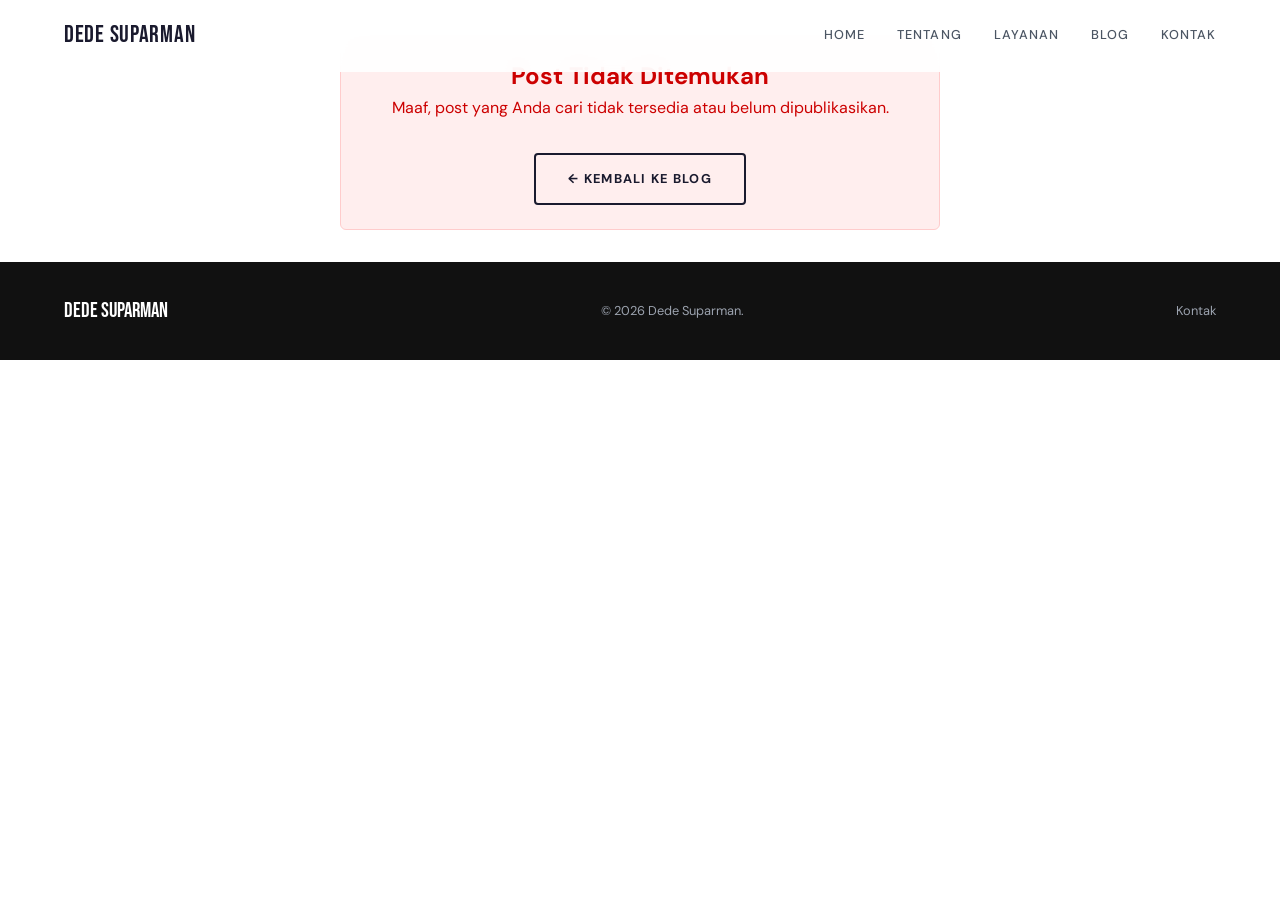
<file: pages/blog-post.html>
<!DOCTYPE html>
<html lang="id">
<head>
  <meta charset="UTF-8" />
  <meta name="viewport" content="width=device-width, initial-scale=1.0" />
  <title>Blog Post — Dede Suparman</title>
  <meta name="description" content="Blog post dari Dede Suparman" />
  
  <link rel="stylesheet" href="../css/main.css" />
  <link rel="stylesheet" href="../css/pages.css" />
  <link href="https://fonts.googleapis.com/css2?family=Bebas+Neue&family=DM+Sans:ital,wght@0,300;0,400;0,500;0,700;1,300&display=swap" rel="stylesheet" />
  
  <style>
    .blog-post {
      max-width: 800px;
      margin: 0 auto;
      padding: 3rem 1rem;
    }
    
    .blog-post__header {
      margin-bottom: 3rem;
      text-align: center;
    }
    
    .blog-post__emoji {
      font-size: 4rem;
      margin-bottom: 1rem;
    }
    
    .blog-post__title {
      font-size: 2.5rem;
      font-weight: 700;
      margin-bottom: 1rem;
      line-height: 1.2;
    }
    
    .blog-post__meta {
      display: flex;
      justify-content: center;
      gap: 2rem;
      font-size: 0.9rem;
      color: var(--gray-600);
      margin-bottom: 2rem;
    }
    
    .blog-post__content {
      font-size: 1.1rem;
      line-height: 1.8;
      color: var(--gray-700);
    }
    
    .blog-post__content h2 {
      font-size: 1.5rem;
      font-weight: 700;
      margin-top: 2rem;
      margin-bottom: 1rem;
      color: var(--gray-900);
    }
    
    .blog-post__content h3 {
      font-size: 1.25rem;
      font-weight: 600;
      margin-top: 1.5rem;
      margin-bottom: 0.75rem;
      color: var(--gray-900);
    }
    
    .blog-post__content p {
      margin-bottom: 1rem;
    }
    
    .blog-post__content ul,
    .blog-post__content ol {
      margin: 1rem 0 1rem 2rem;
    }
    
    .blog-post__content li {
      margin-bottom: 0.5rem;
    }
    
    .blog-post__content code {
      background: var(--gray-100);
      padding: 0.2rem 0.4rem;
      border-radius: 3px;
      font-family: 'Courier New', monospace;
      font-size: 0.9em;
    }
    
    .blog-post__content pre {
      background: var(--gray-900);
      color: #fff;
      padding: 1.5rem;
      border-radius: 6px;
      overflow-x: auto;
      margin: 1.5rem 0;
    }
    
    .blog-post__footer {
      margin-top: 4rem;
      padding-top: 2rem;
      border-top: 1px solid var(--gray-200);
    }
    
    .blog-post__back {
      display: inline-block;
      margin-top: 2rem;
    }
    
    .blog-loading {
      text-align: center;
      padding: 2rem;
      color: var(--gray-600);
    }
    
    .blog-error {
      background: #fee;
      border: 1px solid #fcc;
      color: #c00;
      padding: 1.5rem;
      border-radius: 6px;
      margin: 2rem auto;
      max-width: 600px;
      text-align: center;
    }
  </style>
</head>
<body class="page-blog-post">
  
  <header class="navbar scrolled" id="navbar">
    <div class="navbar__inner">
      <a href="../index.html" class="navbar__logo">Dede Suparman</a>
      <nav class="navbar__menu" id="navMenu">
        <a href="../index.html" class="navbar__link">Home</a>
        <a href="tentang.html" class="navbar__link">Tentang</a>
        <a href="layanan.html" class="navbar__link">Layanan</a>
        <a href="blog.html" class="navbar__link active">Blog</a>
        <a href="kontak.html" class="navbar__link">Kontak</a>
      </nav>
      <button class="navbar__burger" id="burgerBtn"><span></span><span></span><span></span></button>
    </div>
  </header>

  <main>
    <div id="blogPostContainer" style="display:none;">
      <div class="blog-post">
        <div class="blog-post__header">
          <div class="blog-post__emoji" id="postEmoji">📝</div>
          <h1 class="blog-post__title" id="postTitle">Loading...</h1>
          <div class="blog-post__meta">
            <span id="postDate"></span>
            <span id="postReadTime"></span>
          </div>
        </div>
        
        <article class="blog-post__content" id="postContent">
          <!-- Content loaded here -->
        </article>
        
        <div class="blog-post__footer">
          <a href="blog.html" class="btn btn--outline blog-post__back">← Kembali ke Blog</a>
        </div>
      </div>
    </div>

    <div id="blogErrorContainer" style="display:none;">
      <div class="blog-error">
        <h2>Post Tidak Ditemukan</h2>
        <p>Maaf, post yang Anda cari tidak tersedia atau belum dipublikasikan.</p>
        <a href="blog.html" class="btn btn--outline blog-post__back">← Kembali ke Blog</a>
      </div>
    </div>

    <div id="blogLoadingContainer" class="blog-loading">
      <p>Loading...</p>
    </div>
  </main>

  <footer class="footer">
    <div class="container footer__inner">
      <p class="footer__brand">Dede Suparman</p>
      <p class="footer__copy">© <span id="year"></span> Dede Suparman.</p>
      <nav class="footer__nav"><a href="kontak.html">Kontak</a></nav>
    </div>
  </footer>

  <script src="../js/supabase-client.js"></script>
  <script src="../js/main.js"></script>
  <script>
    /**
     * Load and display a single blog post by slug
     */
    async function loadBlogPost() {
      const urlParams = new URLSearchParams(window.location.search);
      const slug = urlParams.get('slug');
      
      const postContainer = document.getElementById('blogPostContainer');
      const errorContainer = document.getElementById('blogErrorContainer');
      const loadingContainer = document.getElementById('blogLoadingContainer');
      
      if (!slug) {
        loadingContainer.style.display = 'none';
        errorContainer.style.display = 'block';
        return;
      }
      
      try {
        const post = await window.DB.loadPostBySlug(slug);
        
        if (!post) {
          loadingContainer.style.display = 'none';
          errorContainer.style.display = 'block';
          return;
        }
        
        // Populate post data
        document.getElementById('postEmoji').textContent = post.cover_emoji || '📝';
        document.getElementById('postTitle').textContent = post.title;
        document.getElementById('postDate').textContent = new Date(post.published_at || post.created_at).toLocaleDateString('id-ID', {
          year: 'numeric',
          month: 'long',
          day: 'numeric'
        });
        
        if (post.read_time) {
          document.getElementById('postReadTime').textContent = `${post.read_time} min baca`;
        } else {
          document.getElementById('postReadTime').style.display = 'none';
        }
        
        // Set page title
        document.title = `${post.title} — Dede Suparman`;
        
        // Display content (assuming content is HTML)
        const contentDiv = document.getElementById('postContent');
        contentDiv.innerHTML = post.content;
        
        // Hide loading, show post
        loadingContainer.style.display = 'none';
        postContainer.style.display = 'block';
        
      } catch (error) {
        console.error('Error loading blog post:', error);
        loadingContainer.style.display = 'none';
        errorContainer.style.display = 'block';
      }
    }
    
    // Load post when DOM is ready
    document.addEventListener('DOMContentLoaded', loadBlogPost);
  </script>
</body>
</html>
</file>
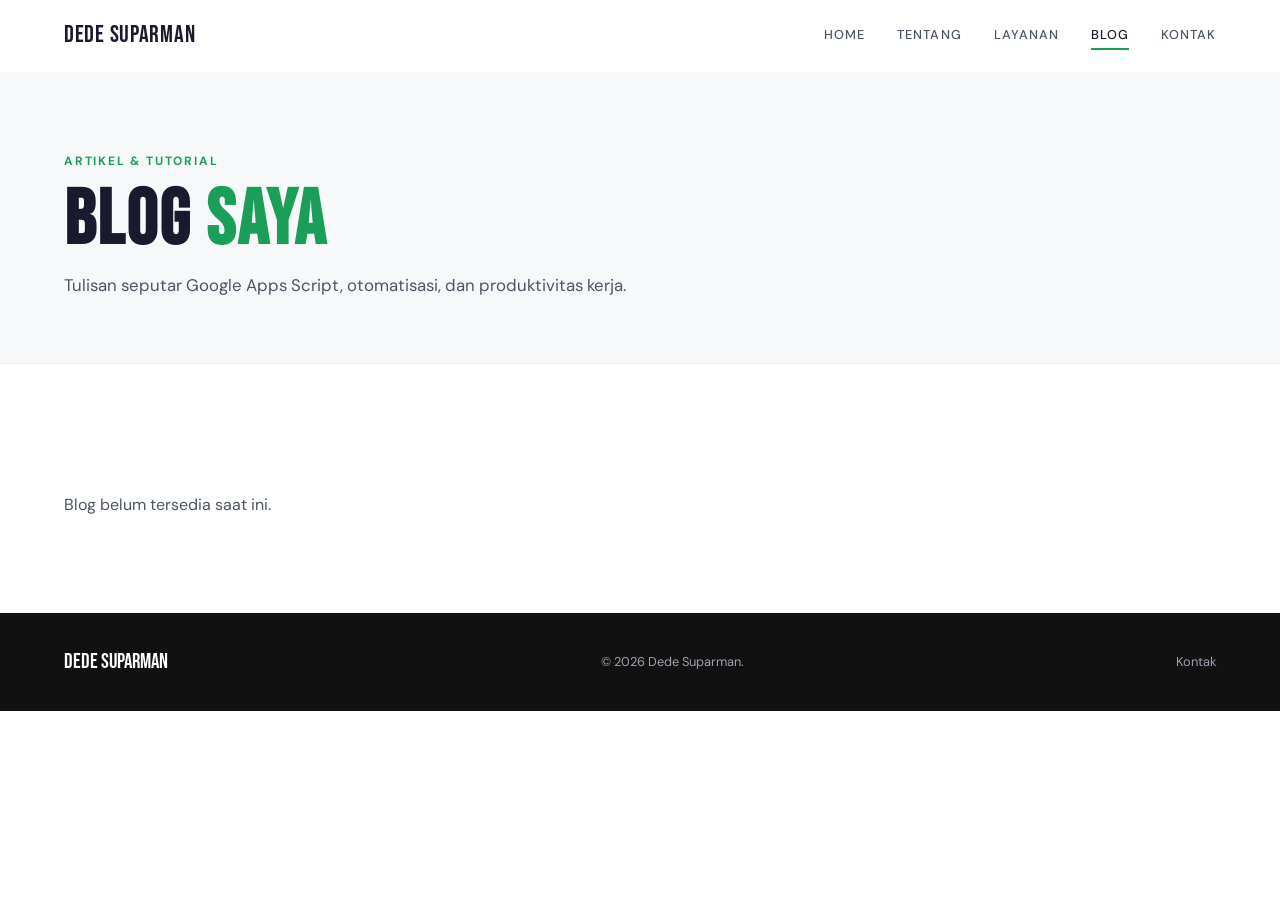
<file: pages/blog.html>
<!DOCTYPE html>
<html lang="id">
<head>
  <meta charset="UTF-8" />
  <meta name="viewport" content="width=device-width, initial-scale=1.0" />
  <title>Blog — Dede Suparman</title>
  <meta name="description" content="Blog Dede Suparman berisi artikel dan tutorial tentang Google Apps Script, otomatisasi, dan produktivitas kerja." />
  <link rel="canonical" href="https://ddsuparman0984.vercel.app/pages/blog.html" />

  <!-- Open Graph -->
  <meta property="og:title" content="Blog — Dede Suparman" />
  <meta property="og:description" content="Blog Dede Suparman berisi artikel dan tutorial tentang Google Apps Script, otomatisasi, dan produktivitas kerja." />
  <meta property="og:type" content="website" />
  <meta property="og:url" content="https://ddsuparman0984.vercel.app/pages/blog.html" />
  <meta property="og:site_name" content="Dede Suparman" />

  <!-- Twitter Card -->
  <meta name="twitter:card" content="summary_large_image" />
  <meta name="twitter:title" content="Blog — Dede Suparman" />
  <meta name="twitter:description" content="Blog Dede Suparman berisi artikel dan tutorial tentang Google Apps Script, otomatisasi, dan produktivitas kerja." />

  <!-- JSON-LD Schema -->
  <script type="application/ld+json">
  {
    "@context": "https://schema.org",
    "@type": "Person",
    "name": "Dede Suparman",
    "url": "https://ddsuparman0984.vercel.app/pages/blog.html",
    "jobTitle": "Automation & Apps Script Specialist",
    "knowsAbout": ["Google Apps Script", "Automation", "Productivity", "No-code"],
    "address": {
      "@type": "PostalAddress",
      "addressLocality": "Bandung",
      "addressRegion": "Jawa Barat",
      "addressCountry": "ID"
    }
  }
  </script>

  <link rel="stylesheet" href="../css/main.css" />
  <link rel="stylesheet" href="../css/pages.css" />
  <link href="https://fonts.googleapis.com/css2?family=Bebas+Neue&family=DM+Sans:ital,wght@0,300;0,400;0,500;0,700;1,300&display=swap" rel="stylesheet" />
</head>
<body class="page-blog">

  <header class="navbar scrolled" id="navbar">
    <div class="navbar__inner">
      <a href="../index.html" class="navbar__logo">Dede Suparman</a>
      <nav class="navbar__menu" id="navMenu">
        <a href="../index.html" class="navbar__link">Home</a>
        <a href="tentang.html" class="navbar__link">Tentang</a>
        <!--<a href="skill.html" class="navbar__link">Skill</a>-->
        <a href="layanan.html" class="navbar__link">Layanan</a>
        <a href="blog.html" class="navbar__link active">Blog</a>
        <a href="kontak.html" class="navbar__link">Kontak</a>
      </nav>
      
      <button class="navbar__burger" id="burgerBtn"><span></span><span></span><span></span></button>
    </div>
  </header>

  <main>
    <section class="page-header">
      <div class="container">
        <p class="section-label">Artikel & Tutorial</p>
        <h1 class="page-title">Blog <span class="accent">Saya</span></h1>
        <p class="page-subtitle">Tulisan seputar Google Apps Script, otomatisasi, dan produktivitas kerja.</p>
      </div>
    </section>

    <section class="section-pad">
      <div class="container">
        <div class="blog-grid" id="blogGrid"></div>
        <p id="blogEmptyState" style="margin-top:2rem;color:var(--gray-600);display:none;">
          Blog belum tersedia saat ini.
        </p>
      </div>
    </section>
  </main>

  <footer class="footer">
    <div class="container footer__inner">
      <p class="footer__brand">Dede Suparman</p>
      <p class="footer__copy">© <span id="year"></span> Dede Suparman.</p>
      <nav class="footer__nav"><a href="kontak.html">Kontak</a></nav>
    </div>
  </footer>

  <script src="../js/supabase-client.js"></script>
  <script src="../js/main.js"></script>
  <script src="./blog-loader.js"></script>
</body>
</html>
</file>
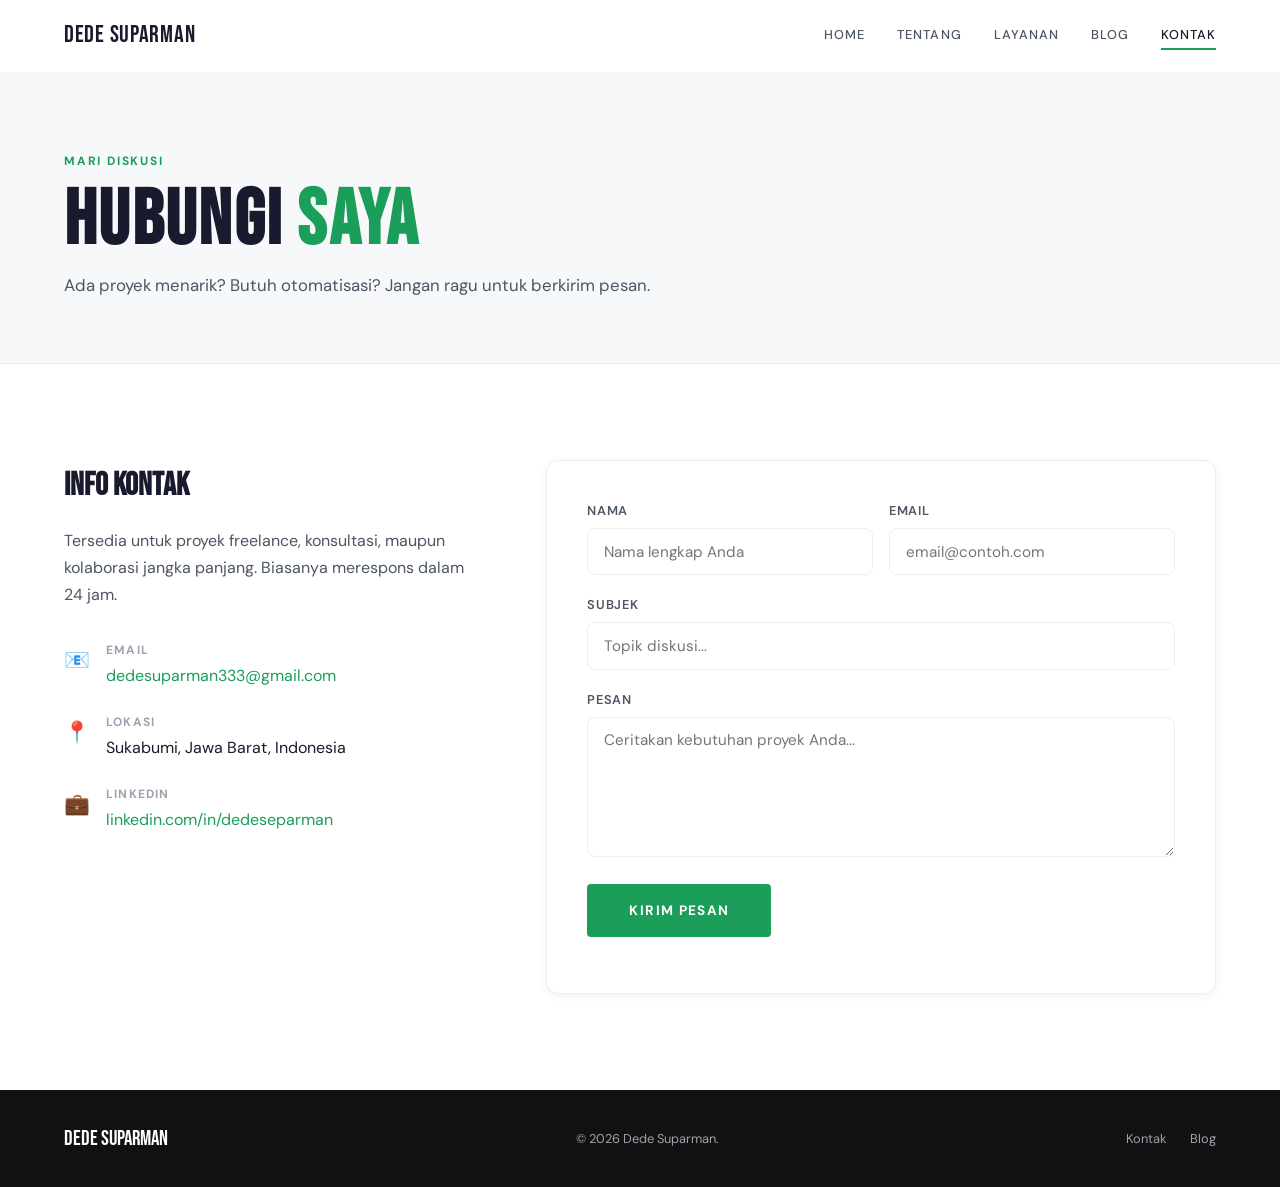
<file: pages/kontak.html>
<!DOCTYPE html>
<html lang="id">
<head>
  <meta charset="UTF-8" />
  <meta name="viewport" content="width=device-width, initial-scale=1.0" />
  <title>Kontak — Dede Suparman</title>
  <meta name="description" content="Hubungi Dede Suparman untuk konsultasi otomatisasi menggunakan Google Apps Script, AppSheet, dan Excel. Respon cepat untuk kebutuhan bisnis di Bandung." />
  <link rel="canonical" href="https://ddsuparman0984.vercel.app/pages/kontak.html" />

  <!-- Open Graph -->
  <meta property="og:title" content="Kontak — Dede Suparman" />
  <meta property="og:description" content="Hubungi Dede Suparman untuk konsultasi otomatisasi menggunakan Google Apps Script, AppSheet, dan Excel. Respon cepat untuk kebutuhan bisnis di Bandung." />
  <meta property="og:type" content="website" />
  <meta property="og:url" content="https://ddsuparman0984.vercel.app/pages/kontak.html" />
  <meta property="og:site_name" content="Dede Suparman" />

  <!-- Twitter Card -->
  <meta name="twitter:card" content="summary_large_image" />
  <meta name="twitter:title" content="Kontak — Dede Suparman" />
  <meta name="twitter:description" content="Hubungi Dede Suparman untuk konsultasi otomatisasi menggunakan Google Apps Script, AppSheet, dan Excel. Respon cepat untuk kebutuhan bisnis di Bandung." />

  <!-- JSON-LD Schema -->
  <script type="application/ld+json">
  {
    "@context": "https://schema.org",
    "@type": "Person",
    "name": "Dede Suparman",
    "url": "https://ddsuparman0984.vercel.app/pages/kontak.html",
    "jobTitle": "Automation & Apps Script Specialist",
    "knowsAbout": ["Google Apps Script", "AppSheet", "Microsoft Excel", "Automation"],
    "address": {
      "@type": "PostalAddress",
      "addressLocality": "Bandung",
      "addressRegion": "Jawa Barat",
      "addressCountry": "ID"
    }
  }
  </script>

  <link rel="stylesheet" href="../css/main.css" />
  <link rel="stylesheet" href="../css/pages.css" />
  <link href="https://fonts.googleapis.com/css2?family=Bebas+Neue&family=DM+Sans:ital,wght@0,300;0,400;0,500;0,700;1,300&display=swap" rel="stylesheet" />
</head>
<body class="page-kontak">

  <header class="navbar scrolled" id="navbar">
    <div class="navbar__inner">
      <a href="../index.html" class="navbar__logo">Dede Suparman</a>
      <nav class="navbar__menu" id="navMenu">
        <a href="../index.html" class="navbar__link">Home</a>
        <a href="tentang.html" class="navbar__link">Tentang</a>
        <!--<a href="skill.html" class="navbar__link">Skill</a>-->
        <a href="layanan.html" class="navbar__link">Layanan</a>
        <a href="blog.html" class="navbar__link">Blog</a>
        <a href="kontak.html" class="navbar__link active">Kontak</a>
      </nav>
      
      <button class="navbar__burger" id="burgerBtn"><span></span><span></span><span></span></button>
    </div>
  </header>

  <main>
    <!-- PAGE HEADER -->
    <section class="page-header">
      <div class="container">
        <p class="section-label">Mari Diskusi</p>
        <h1 class="page-title">Hubungi <span class="accent">Saya</span></h1>
        <p class="page-subtitle">Ada proyek menarik? Butuh otomatisasi? Jangan ragu untuk berkirim pesan.</p>
      </div>
    </section>

    <!-- CONTACT SECTION -->
    <section class="section-pad">
      <div class="container">
        <div class="contact-grid">

          <!-- INFO -->
          <div class="contact-info">
            <h2 class="contact-info__title">Info Kontak</h2>
            <p class="contact-info__body">
              Tersedia untuk proyek freelance, konsultasi, maupun kolaborasi jangka panjang.
              Biasanya merespons dalam 24 jam.
            </p>
            <ul class="contact-details">
              <li>
                <span class="contact-icon">📧</span>
                <div>
                  <strong>Email</strong>
                  <a href="mailto:dede@example.com">dedesuparman333@gmail.com</a>
                </div>
              </li>
              <li>
                <span class="contact-icon">📍</span>
                <div>
                  <strong>Lokasi</strong>
                  <span>Sukabumi, Jawa Barat, Indonesia</span>
                </div>
              </li>
              <li>
                <span class="contact-icon">💼</span>
                <div>
                  <strong>LinkedIn</strong>
                  <a href="https://linkedin.com/in/dedeseparman" target="_blank">linkedin.com/in/dedeseparman</a>
                </div>
              </li>
            </ul>
          </div>

          <!-- FORM -->
          <div class="contact-form-wrap">
            <form id="contactForm" novalidate>
              <div class="form-row">
                <div class="form-group">
                  <label for="name">Nama</label>
                  <input type="text" id="name" name="name" placeholder="Nama lengkap Anda" required />
                </div>
                <div class="form-group">
                  <label for="email">Email</label>
                  <input type="email" id="email" name="email" placeholder="email@contoh.com" required />
                </div>
              </div>
              <div class="form-group">
                <label for="subject">Subjek</label>
                <input type="text" id="subject" name="subject" placeholder="Topik diskusi..." />
              </div>
              <div class="form-group">
                <label for="message">Pesan</label>
                <textarea id="message" name="message" placeholder="Ceritakan kebutuhan proyek Anda..." required></textarea>
              </div>
              <button type="submit" class="btn btn--primary btn--lg">Kirim Pesan</button>
              <p id="formStatus" class="form-status"></p>
            </form>
          </div>

        </div>
      </div>
    </section>
  </main>

  <footer class="footer">
    <div class="container footer__inner">
      <p class="footer__brand">Dede Suparman</p>
      <p class="footer__copy">© <span id="year"></span> Dede Suparman.</p>
      <nav class="footer__nav">
        <a href="kontak.html">Kontak</a>
        <a href="blog.html">Blog</a>
      </nav>
    </div>
  </footer>

  <script src="../js/supabase-client.js"></script>
  <script src="../js/main.js"></script>
</body>
</html>
</file>
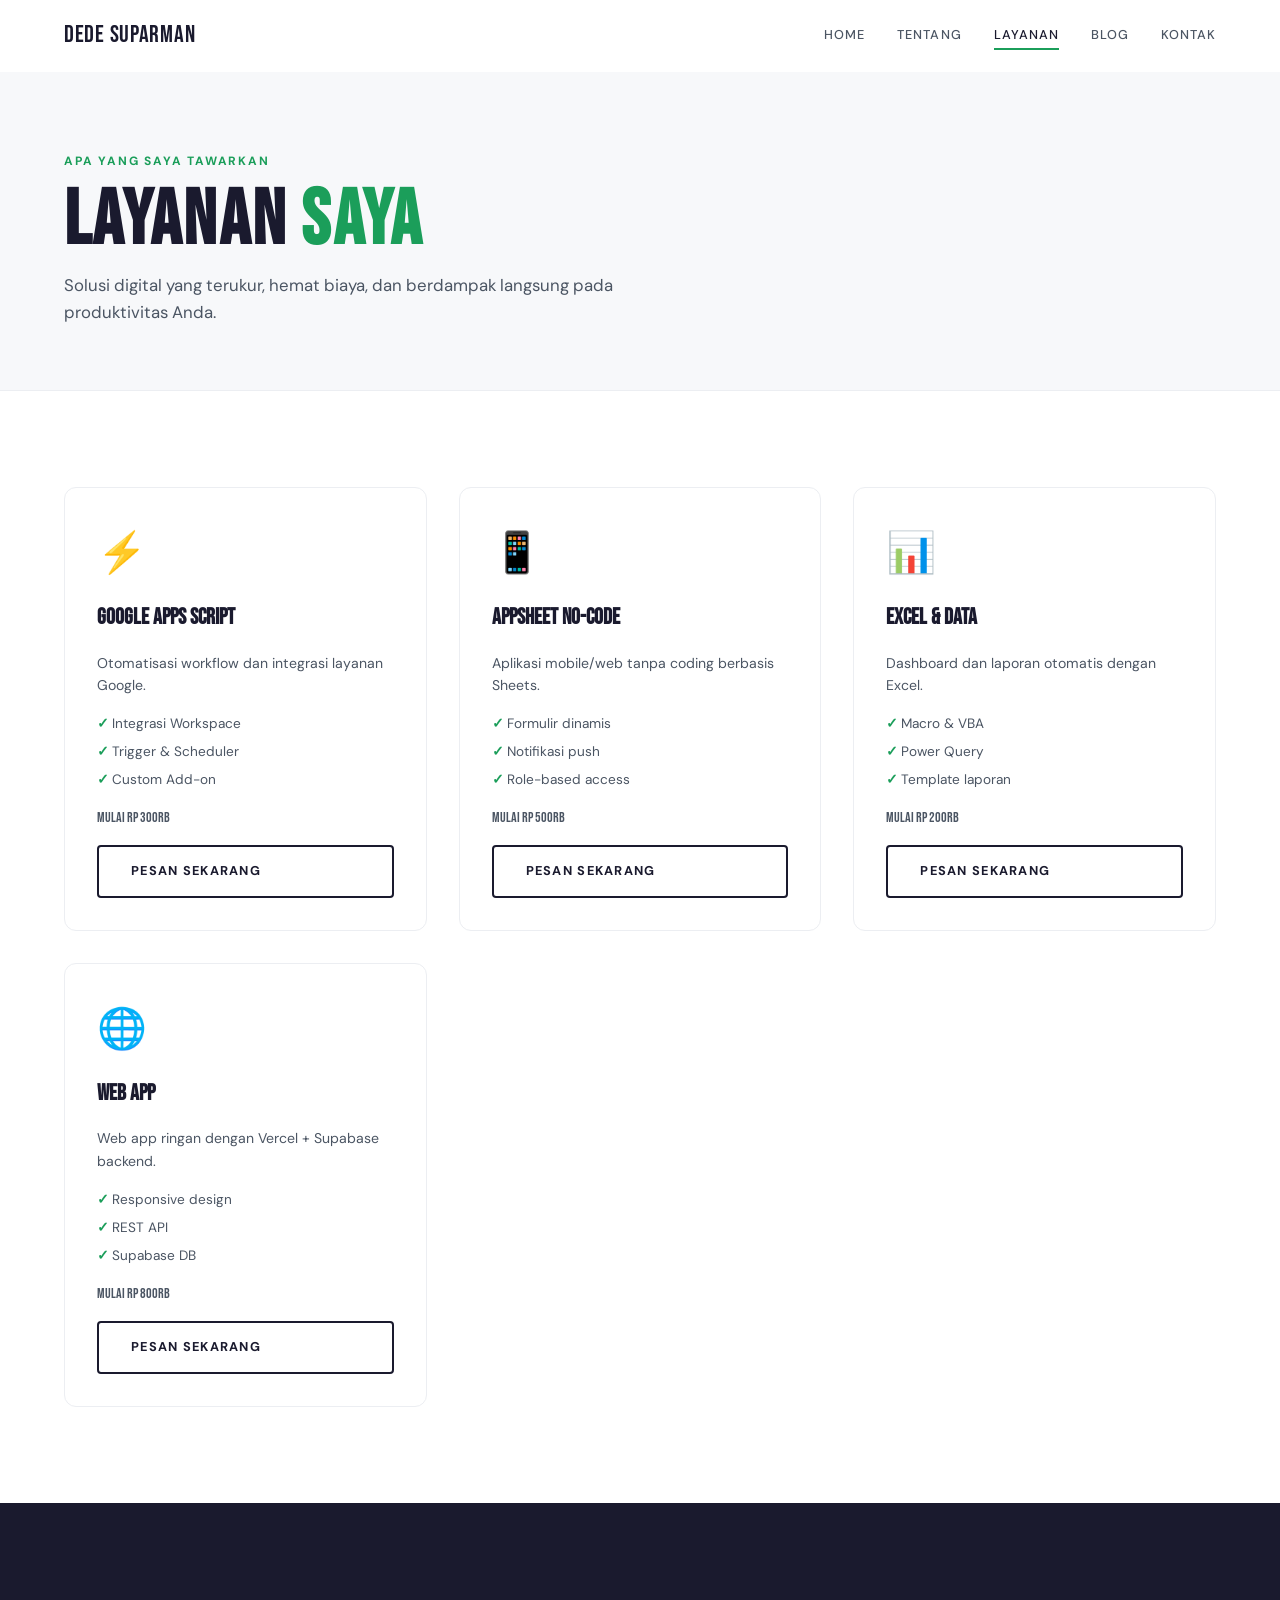
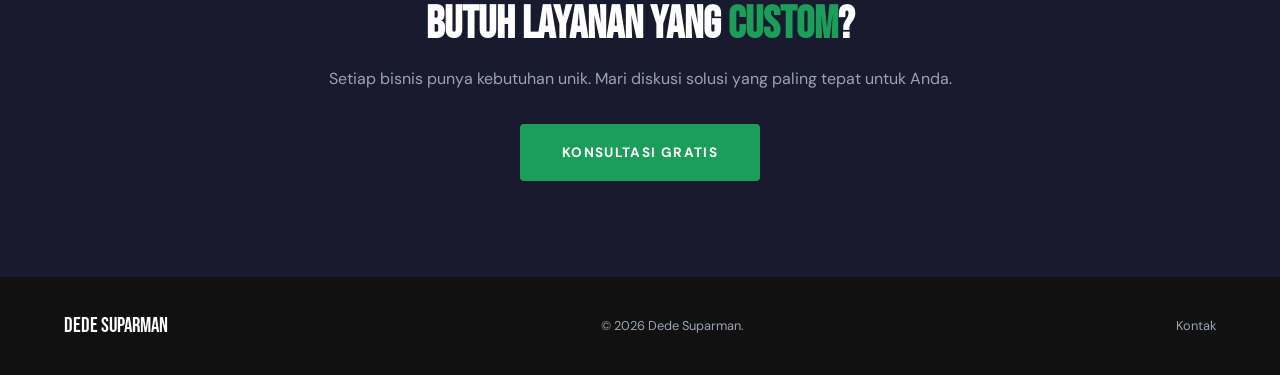
<file: pages/layanan.html>
<!DOCTYPE html>
<html lang="id">
<head>
  <meta charset="UTF-8" />
  <meta name="viewport" content="width=device-width, initial-scale=1.0" />
  <title>Layanan — Dede Suparman</title>
  <meta name="description" content="Layanan otomatisasi dan pengembangan solusi digital: Google Apps Script, AppSheet, Excel & data processing, serta web app berbasis Supabase/AppScript." />
  <link rel="canonical" href="https://ddsuparman0984.vercel.app/pages/layanan.html" />

  <!-- Open Graph -->
  <meta property="og:title" content="Layanan — Dede Suparman" />
  <meta property="og:description" content="Layanan otomatisasi dan pengembangan solusi digital: Google Apps Script, AppSheet, Excel & data processing, serta web app berbasis Supabase/AppScript." />
  <meta property="og:type" content="website" />
  <meta property="og:url" content="https://ddsuparman0984.vercel.app/pages/layanan.html" />
  <meta property="og:site_name" content="Dede Suparman" />

  <!-- Twitter Card -->
  <meta name="twitter:card" content="summary_large_image" />
  <meta name="twitter:title" content="Layanan — Dede Suparman" />
  <meta name="twitter:description" content="Layanan otomatisasi dan pengembangan solusi digital: Google Apps Script, AppSheet, Excel & data processing, serta web app berbasis Supabase/AppScript." />

  <!-- JSON-LD Schema -->
  <script type="application/ld+json">
  {
    "@context": "https://schema.org",
    "@type": "Person",
    "name": "Dede Suparman",
    "url": "https://ddsuparman0984.vercel.app/pages/layanan.html",
    "jobTitle": "Automation & Apps Script Specialist",
    "knowsAbout": ["Google Apps Script", "AppSheet", "Microsoft Excel", "Web App", "Supabase", "Automation"],
    "address": {
      "@type": "PostalAddress",
      "addressLocality": "Bandung",
      "addressRegion": "Jawa Barat",
      "addressCountry": "ID"
    }
  }
  </script>

  <link rel="stylesheet" href="../css/main.css" />
  <link rel="stylesheet" href="../css/pages.css" />
  <link href="https://fonts.googleapis.com/css2?family=Bebas+Neue&family=DM+Sans:ital,wght@0,300;0,400;0,500;0,700;1,300&display=swap" rel="stylesheet" />
</head>
<body class="page-layanan">
  <header class="navbar scrolled" id="navbar">
    <div class="navbar__inner">
      <a href="../index.html" class="navbar__logo">Dede Suparman</a>
      <nav class="navbar__menu" id="navMenu">
        <a href="../index.html" class="navbar__link">Home</a>
        <a href="tentang.html" class="navbar__link">Tentang</a>
        <!--<a href="skill.html" class="navbar__link">Skill</a>-->
        <a href="layanan.html" class="navbar__link active">Layanan</a>
        <a href="blog.html" class="navbar__link">Blog</a>
        <a href="kontak.html" class="navbar__link">Kontak</a>
      </nav>
      
      <button class="navbar__burger" id="burgerBtn"><span></span><span></span><span></span></button>
    </div>
  </header>
  <main>
    <section class="page-header">
      <div class="container">
        <p class="section-label">Apa Yang Saya Tawarkan</p>
        <h1 class="page-title">Layanan <span class="accent">Saya</span></h1>
        <p class="page-subtitle">Solusi digital yang terukur, hemat biaya, dan berdampak langsung pada produktivitas Anda.</p>
      </div>
    </section>
    <section class="section-pad">
      <div class="container">
        <div class="layanan-grid" id="layananGrid">
          <div class="project-skeleton project-skeleton--tall"></div>
          <div class="project-skeleton project-skeleton--tall"></div>
          <div class="project-skeleton project-skeleton--tall"></div>
          <div class="project-skeleton project-skeleton--tall"></div>
        </div>
      </div>
    </section>
    <section class="cta-section section-pad">
      <div class="container cta-inner">
        <h2>Butuh layanan yang <span class="accent">custom</span>?</h2>
        <p>Setiap bisnis punya kebutuhan unik. Mari diskusi solusi yang paling tepat untuk Anda.</p>
        <a href="kontak.html" class="btn btn--primary btn--lg">Konsultasi Gratis</a>
      </div>
    </section>
  </main>
  <footer class="footer"><div class="container footer__inner"><p class="footer__brand">Dede Suparman</p><p class="footer__copy">© <span id="year"></span> Dede Suparman.</p><nav class="footer__nav"><a href="kontak.html">Kontak</a></nav></div></footer>
  <script src="../js/supabase-client.js"></script>
  <script src="../js/main.js"></script>
  <script>
    async function initLayanan() {
      const grid = document.getElementById('layananGrid');
      let services = [];
      try {
        if (window.DB) services = await window.DB.loadServices();
        if (!services.length) services = getFallback();
      } catch { services = getFallback(); }

      grid.innerHTML = services.map(s => `
        <div class="layanan-card">
          <div class="layanan-card__icon">${s.icon || '🛠️'}</div>
          <h3>${s.title}</h3>
          <p>${s.description || ''}</p>
          ${s.features && s.features.length
            ? `<ul>${s.features.map(f => `<li>${f}</li>`).join('')}</ul>`
            : ''}
          ${s.price_label ? `<p class="layanan-card__price">${s.price_label}</p>` : ''}
          <a href="kontak.html" class="btn btn--outline mt-auto">Pesan Sekarang</a>
        </div>
      `).join('');
    }

    function getFallback() {
      return [
        { icon: '⚡', title: 'Google Apps Script', description: 'Otomatisasi workflow dan integrasi layanan Google.', features: ['Integrasi Workspace','Trigger & Scheduler','Custom Add-on'], price_label: 'Mulai Rp 300rb' },
        { icon: '📱', title: 'AppSheet No-Code', description: 'Aplikasi mobile/web tanpa coding berbasis Sheets.', features: ['Formulir dinamis','Notifikasi push','Role-based access'], price_label: 'Mulai Rp 500rb' },
        { icon: '📊', title: 'Excel & Data', description: 'Dashboard dan laporan otomatis dengan Excel.', features: ['Macro & VBA','Power Query','Template laporan'], price_label: 'Mulai Rp 200rb' },
        { icon: '🌐', title: 'Web App', description: 'Web app ringan dengan Vercel + Supabase backend.', features: ['Responsive design','REST API','Supabase DB'], price_label: 'Mulai Rp 800rb' },
      ];
    }

    initLayanan();
  </script>
</body>
</html>
</file>
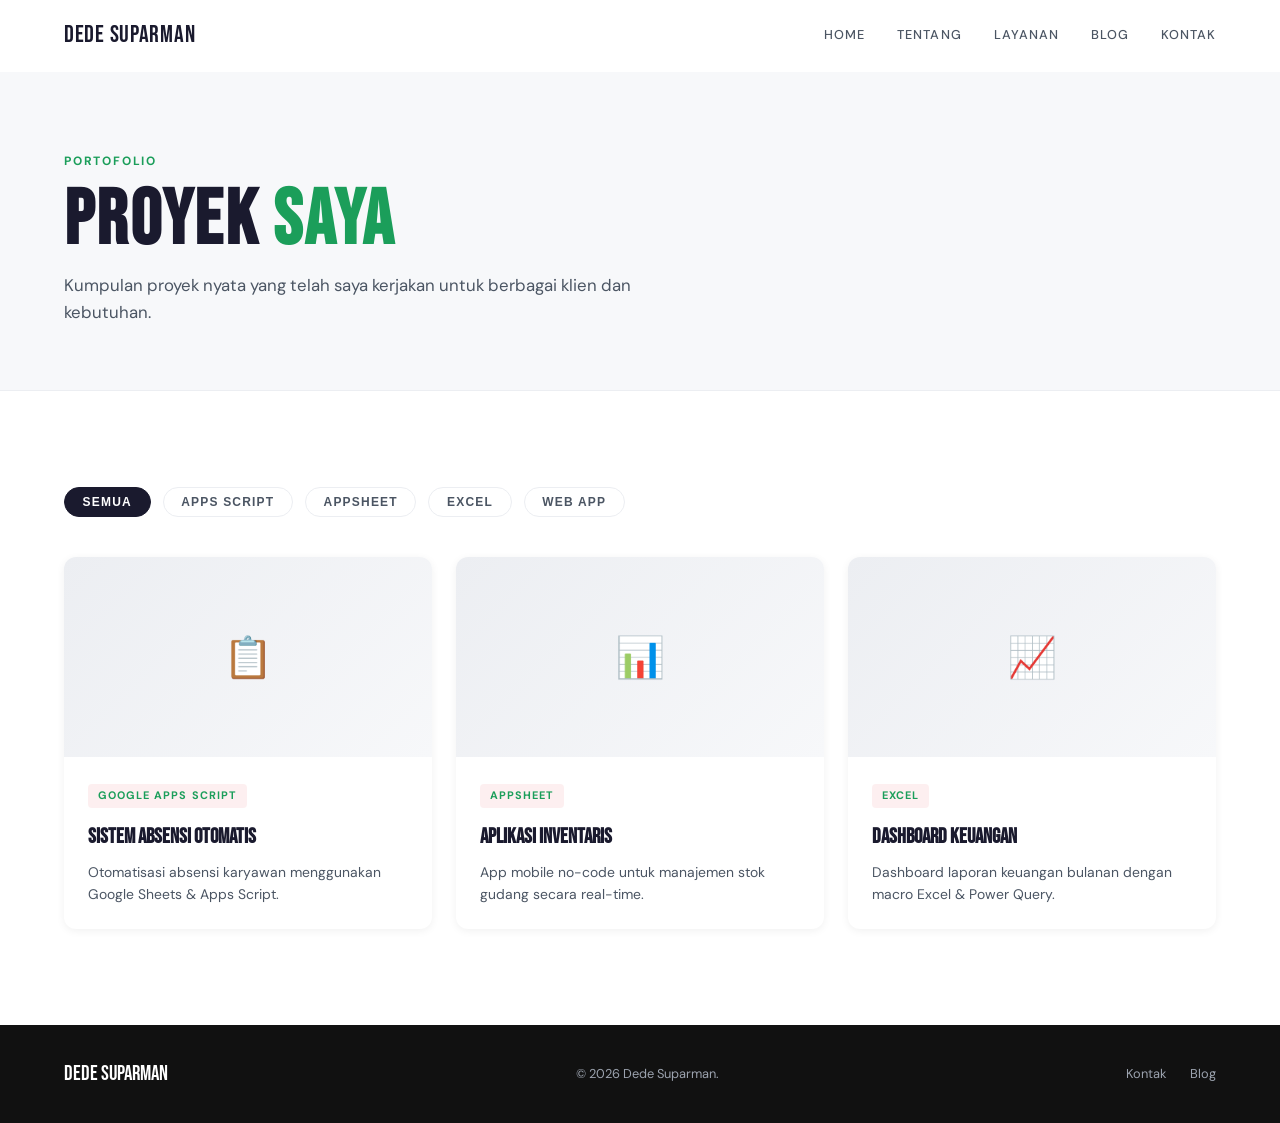
<file: pages/proyek.html>
<!DOCTYPE html>
<html lang="id">
<head>
  <meta charset="UTF-8" />
  <meta name="viewport" content="width=device-width, initial-scale=1.0" />
  <title>Proyek — Dede Suparman</title>
  <meta name="description" content="Portofolio proyek Dede Suparman: Google Apps Script, AppSheet, Excel & web app berbasis Supabase untuk kebutuhan otomasi dan pengolahan data." />
  <link rel="canonical" href="https://ddsuparman0984.vercel.app/pages/proyek.html" />

  <!-- Open Graph -->
  <meta property="og:title" content="Proyek — Dede Suparman" />
  <meta property="og:description" content="Portofolio proyek Dede Suparman: Google Apps Script, AppSheet, Excel & web app berbasis Supabase untuk kebutuhan otomasi dan pengolahan data." />
  <meta property="og:type" content="website" />
  <meta property="og:url" content="https://ddsuparman0984.vercel.app/pages/proyek.html" />
  <meta property="og:site_name" content="Dede Suparman" />

  <!-- Twitter Card -->
  <meta name="twitter:card" content="summary_large_image" />
  <meta property="twitter:title" content="Proyek — Dede Suparman" />
  <meta property="twitter:description" content="Portofolio proyek Dede Suparman: Google Apps Script, AppSheet, Excel & web app berbasis Supabase untuk kebutuhan otomasi dan pengolahan data." />

  <!-- JSON-LD Schema -->
  <script type="application/ld+json">
  {
    "@context": "https://schema.org",
    "@type": "Person",
    "name": "Dede Suparman",
    "url": "https://ddsuparman0984.vercel.app/pages/proyek.html",
    "jobTitle": "Automation & Apps Script Specialist",
    "knowsAbout": ["Google Apps Script", "AppSheet", "Microsoft Excel", "Web App", "Supabase", "Automation"],
    "address": {
      "@type": "PostalAddress",
      "addressLocality": "Bandung",
      "addressRegion": "Jawa Barat",
      "addressCountry": "ID"
    }
  }
  </script>

  <link rel="stylesheet" href="../css/main.css" />
  <link rel="stylesheet" href="../css/pages.css" />
  <link href="https://fonts.googleapis.com/css2?family=Bebas+Neue&family=DM+Sans:ital,wght@0,300;0,400;0,500;0,700;1,300&display=swap" rel="stylesheet" />
</head>
<body class="page-proyek">

  <header class="navbar scrolled" id="navbar">
    <div class="navbar__inner">
      <a href="../index.html" class="navbar__logo">Dede Suparman</a>
      <nav class="navbar__menu" id="navMenu">
        <a href="../index.html" class="navbar__link">Home</a>
        <a href="tentang.html" class="navbar__link">Tentang</a>
        <!--<a href="skill.html" class="navbar__link">Skill</a>-->
        <a href="layanan.html" class="navbar__link">Layanan</a>
        <a href="blog.html" class="navbar__link">Blog</a>
        <a href="kontak.html" class="navbar__link">Kontak</a>
      </nav>
      
      <button class="navbar__burger" id="burgerBtn"><span></span><span></span><span></span></button>
    </div>
  </header>

  <main>
    <section class="page-header" id="projectsPageHeader">
      <div class="container">
        <p class="section-label">Portofolio</p>
        <h1 class="page-title">Proyek <span class="accent">Saya</span></h1>
        <p class="page-subtitle">Kumpulan proyek nyata yang telah saya kerjakan untuk berbagai klien dan kebutuhan.</p>
      </div>
    </section>

    <section class="section-pad" id="projectsPageContent">
      <div class="container">
        <!-- FILTER BAR -->
        <div class="filter-bar" id="filterBar">
          <button class="filter-btn active" data-filter="all">Semua</button>
          <button class="filter-btn" data-filter="Google Apps Script">Apps Script</button>
          <button class="filter-btn" data-filter="AppSheet">AppSheet</button>
          <button class="filter-btn" data-filter="Excel">Excel</button>
          <button class="filter-btn" data-filter="Web App">Web App</button>
        </div>

        <!-- GRID -->
        <div class="projects-grid" id="projectsGrid">
          <div class="project-skeleton"></div>
          <div class="project-skeleton"></div>
          <div class="project-skeleton"></div>
          <div class="project-skeleton"></div>
          <div class="project-skeleton"></div>
          <div class="project-skeleton"></div>
        </div>
      </div>
    </section>
  </main>

  <footer class="footer">
    <div class="container footer__inner">
      <p class="footer__brand">Dede Suparman</p>
      <p class="footer__copy">© <span id="year"></span> Dede Suparman.</p>
      <nav class="footer__nav"><a href="kontak.html">Kontak</a><a href="blog.html">Blog</a></nav>
    </div>
  </footer>

  <script src="../js/supabase-client.js"></script>
  <script src="../js/main.js"></script>
  <script>
    // Public project page (no admin gate)
    let allProjects = [];

    async function initProjects() {
      const grid = document.getElementById('projectsGrid');
      try {
        if (window.DB) {
          allProjects = await window.DB.loadProjects({ limit: 50 });
        }
        if (!allProjects.length) allProjects = getFallbackProjects();
      } catch {
        allProjects = getFallbackProjects();
      }
      renderFiltered('all');
    }

    function renderFiltered(filter) {
      const grid = document.getElementById('projectsGrid');
      const filtered = filter === 'all'
        ? allProjects
        : allProjects.filter(p => p.tag === filter);

      if (!filtered.length) {
        grid.innerHTML = '<p style="color:var(--gray-400);grid-column:1/-1">Belum ada proyek dalam kategori ini.</p>';
        return;
      }

      grid.innerHTML = filtered.map(p => `
        <article class="project-card" data-tag="${p.tag || ''}">
          ${p.image_url
            ? `<img src="${p.image_url}" alt="${p.title}" class="project-card__img" loading="lazy">`
            : `<div class="project-card__img-placeholder">${p.emoji || '🛠️'}</div>`
          }
          <div class="project-card__body">
            <span class="project-tag">${p.tag || 'Project'}</span>
            <h3>${p.title}</h3>
            <p>${p.summary || ''}</p>
            ${p.url ? `<a href="${p.url}" target="_blank" class="btn btn--outline" style="margin-top:1rem;font-size:.75rem;padding:.5rem 1rem;">Lihat Demo →</a>` : ''}
          </div>
        </article>
      `).join('');
    }

    // Filter buttons
    document.getElementById('filterBar').addEventListener('click', (e) => {
      const btn = e.target.closest('.filter-btn');
      if (!btn) return;
      document.querySelectorAll('.filter-btn').forEach(b => b.classList.remove('active'));
      btn.classList.add('active');
      renderFiltered(btn.dataset.filter);
    });

    function getFallbackProjects() {
      return [
        { emoji: '📋', tag: 'Google Apps Script', title: 'Sistem Absensi Otomatis', summary: 'Otomatisasi absensi karyawan menggunakan Google Forms & Sheets dengan notifikasi email.' },
        { emoji: '📦', tag: 'AppSheet', title: 'Aplikasi Inventaris', summary: 'Manajemen stok gudang real-time menggunakan AppSheet + Google Sheets.' },
        { emoji: '📈', tag: 'Excel', title: 'Dashboard Keuangan', summary: 'Laporan keuangan bulanan otomatis dengan Power Query & grafik dinamis.' },
        { emoji: '🌐', tag: 'Web App', title: 'Portal Internal CKBLogistic', summary: 'Digital HUB internal untuk manajemen data logistik berbasis Apps Script Web App.' },
        { emoji: '📧', tag: 'Google Apps Script', title: 'Email Blast Otomatis', summary: 'Kirim ribuan email personalisasi via Gmail dengan Google Apps Script + Sheets.' },
        { emoji: '📱', tag: 'AppSheet', title: 'Sistem Pengajuan Cuti', summary: 'Aplikasi pengajuan dan approval cuti karyawan tanpa kode berbasis AppSheet.' },
      ];
    }

    initProjects();
  </script>
</body>
</html>
</file>
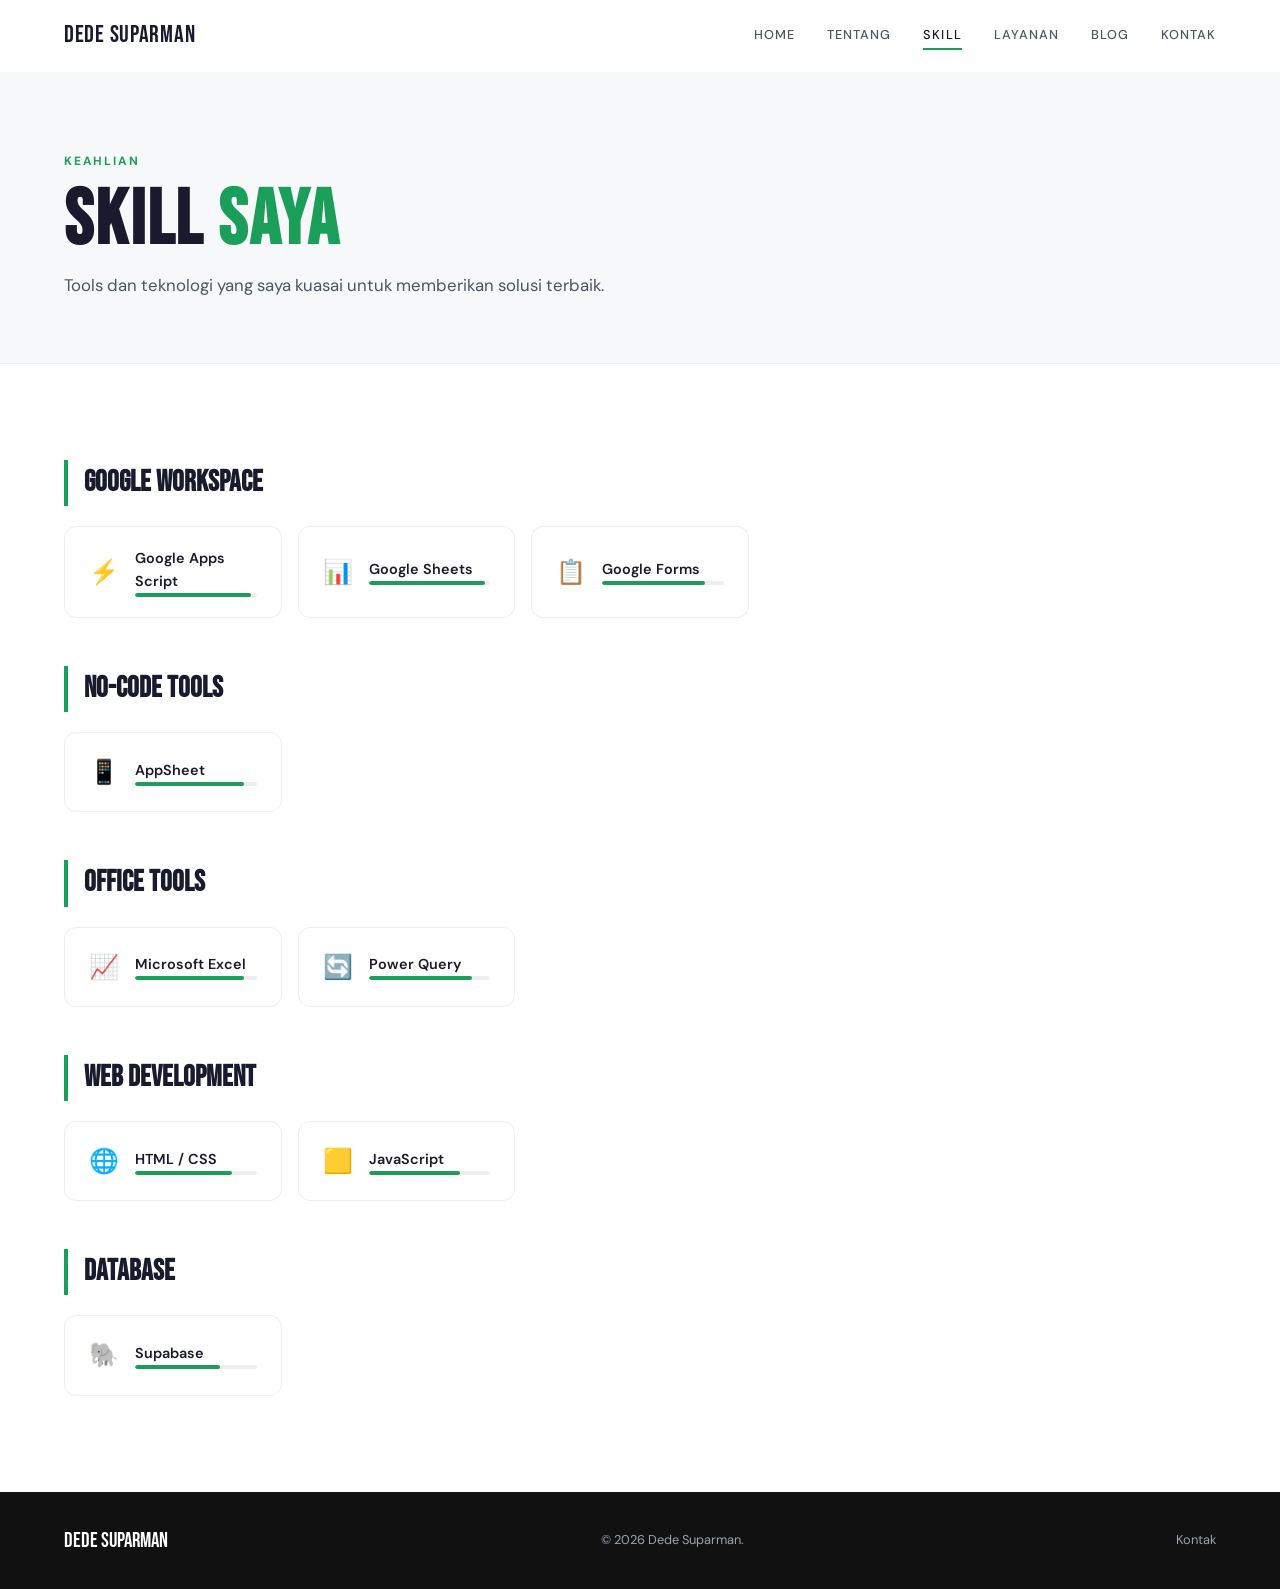
<file: pages/skill.html>
<!DOCTYPE html>
<html lang="id">
<head>
  <meta charset="UTF-8" />
  <meta name="viewport" content="width=device-width, initial-scale=1.0" />
  <title>Skill — Dede Suparman</title>
  <meta name="description" content="Skill dan tools yang dikuasai Dede Suparman: Google Apps Script, AppSheet, Google Sheets, Microsoft Excel, dan otomasi produktivitas." />
  <link rel="canonical" href="https://ddsuparman0984.vercel.app/pages/skill.html" />

  <!-- Open Graph -->
  <meta property="og:title" content="Skill — Dede Suparman" />
  <meta property="og:description" content="Skill dan tools yang dikuasai Dede Suparman: Google Apps Script, AppSheet, Google Sheets, Microsoft Excel, dan otomasi produktivitas." />
  <meta property="og:type" content="website" />
  <meta property="og:url" content="https://ddsuparman0984.vercel.app/pages/skill.html" />
  <meta property="og:site_name" content="Dede Suparman" />

  <!-- Twitter Card -->
  <meta name="twitter:card" content="summary_large_image" />
  <meta name="twitter:title" content="Skill — Dede Suparman" />
  <meta name="twitter:description" content="Skill dan tools yang dikuasai Dede Suparman: Google Apps Script, AppSheet, Google Sheets, Microsoft Excel, dan otomasi produktivitas." />

  <!-- JSON-LD Schema -->
  <script type="application/ld+json">
  {
    "@context": "https://schema.org",
    "@type": "Person",
    "name": "Dede Suparman",
    "url": "https://ddsuparman0984.vercel.app/pages/skill.html",
    "jobTitle": "Automation & Apps Script Specialist",
    "knowsAbout": ["Google Apps Script", "AppSheet", "Google Sheets", "Microsoft Excel", "Power Query", "No-code", "Automation"],
    "address": {
      "@type": "PostalAddress",
      "addressLocality": "Bandung",
      "addressRegion": "Jawa Barat",
      "addressCountry": "ID"
    }
  }
  </script>

  <link rel="stylesheet" href="../css/main.css" />
  <link rel="stylesheet" href="../css/pages.css" />
  <link href="https://fonts.googleapis.com/css2?family=Bebas+Neue&family=DM+Sans:ital,wght@0,300;0,400;0,500;0,700;1,300&display=swap" rel="stylesheet" />
</head>
<body class="page-skill">
  <header class="navbar scrolled" id="navbar">
    <div class="navbar__inner">
      <a href="../index.html" class="navbar__logo">Dede Suparman</a>
      <nav class="navbar__menu" id="navMenu">
        <a href="../index.html" class="navbar__link">Home</a>
        <a href="tentang.html" class="navbar__link">Tentang</a>
        <a href="skill.html" class="navbar__link active">Skill</a>
        <!-- Proyek (private: admin only) hidden from public navbar -->
        <a href="layanan.html" class="navbar__link">Layanan</a>
        <a href="blog.html" class="navbar__link">Blog</a>
        <a href="kontak.html" class="navbar__link">Kontak</a>
      </nav>
      
      <button class="navbar__burger" id="burgerBtn"><span></span><span></span><span></span></button>
    </div>
  </header>
  <main>
    <section class="page-header">
      <div class="container">
        <p class="section-label">Keahlian</p>
        <h1 class="page-title">Skill <span class="accent">Saya</span></h1>
        <p class="page-subtitle">Tools dan teknologi yang saya kuasai untuk memberikan solusi terbaik.</p>
      </div>
    </section>
    <section class="section-pad">
      <div class="container">
        <div id="skillCategories" class="skill-categories">
          <div class="project-skeleton" style="height:200px"></div>
        </div>
      </div>
    </section>
  </main>
  <footer class="footer"><div class="container footer__inner"><p class="footer__brand">Dede Suparman</p><p class="footer__copy">© <span id="year"></span> Dede Suparman.</p><nav class="footer__nav"><a href="kontak.html">Kontak</a></nav></div></footer>
  <script src="../js/supabase-client.js"></script>
  <script src="../js/main.js"></script>
  <script>
    async function initSkills() {
      const container = document.getElementById('skillCategories');
      let skills = [];
      try {
        if (window.DB) skills = await window.DB.loadSkills();
        if (!skills.length) skills = getFallbackSkills();
      } catch { skills = getFallbackSkills(); }

      // Group by category
      const groups = skills.reduce((acc, s) => {
        const cat = s.category || 'Lainnya';
        if (!acc[cat]) acc[cat] = [];
        acc[cat].push(s);
        return acc;
      }, {});

      container.innerHTML = Object.entries(groups).map(([cat, items]) => `
        <div class="skill-category">
          <h2 class="skill-category__title">${cat}</h2>
          <div class="skills-list">
            ${items.map(s => `
              <div class="skill-item">
                <span class="skill-item__icon">${s.icon || '🔧'}</span>
                <div style="flex:1">
                  <p class="skill-item__name">${s.name}</p>
                  <div class="skill-item__bar-wrap">
                    <div class="skill-item__bar" style="width:${s.level||80}%"></div>
                  </div>
                </div>
              </div>
            `).join('')}
          </div>
        </div>
      `).join('');
    }

    function getFallbackSkills() {
      return [
        { name: 'Google Apps Script', category: 'Google Workspace', icon: '⚡', level: 95 },
        { name: 'Google Sheets',      category: 'Google Workspace', icon: '📊', level: 95 },
        { name: 'Google Forms',       category: 'Google Workspace', icon: '📋', level: 85 },
        { name: 'AppSheet',           category: 'No-Code Tools',    icon: '📱', level: 90 },
        { name: 'Microsoft Excel',    category: 'Office Tools',     icon: '📈', level: 90 },
        { name: 'Power Query',        category: 'Office Tools',     icon: '🔄', level: 85 },
        { name: 'HTML / CSS',         category: 'Web Development',  icon: '🌐', level: 80 },
        { name: 'JavaScript',         category: 'Web Development',  icon: '🟨', level: 75 },
        { name: 'Supabase',           category: 'Database',         icon: '🐘', level: 70 },
      ];
    }

    initSkills();
  </script>
</body>
</html>
</file>
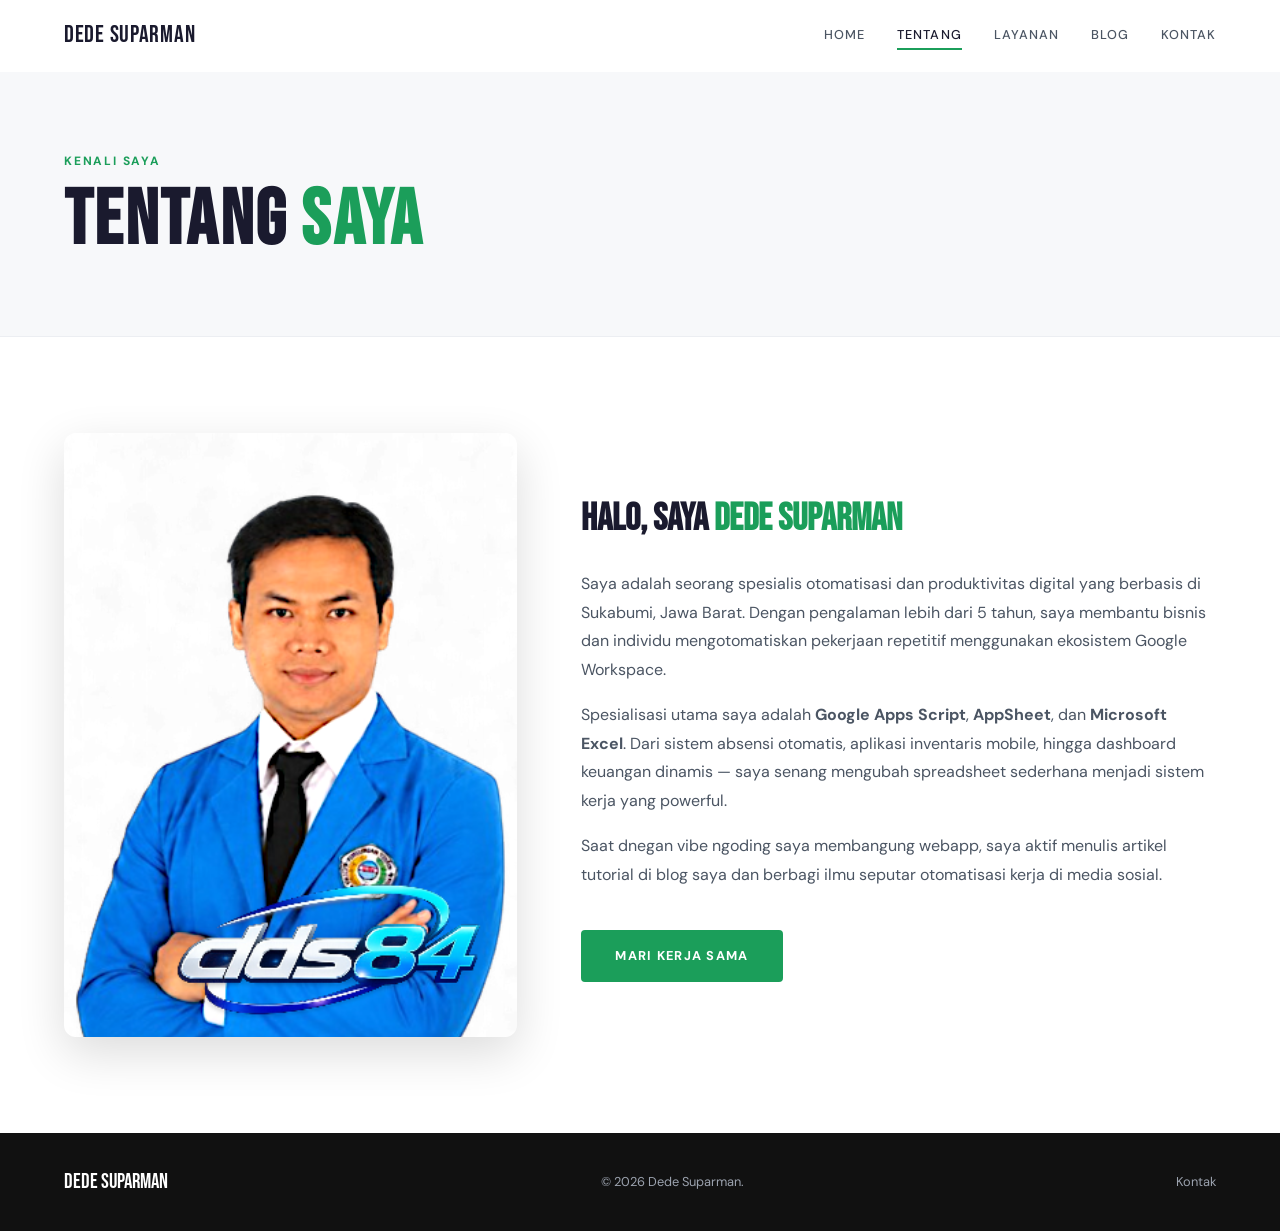
<file: pages/tentang.html>
<!DOCTYPE html>
<html lang="id">
<head>
  <meta charset="UTF-8" />
  <meta name="viewport" content="width=device-width, initial-scale=1.0" />
  <title>Tentang — Dede Suparman</title>
  <meta name="description" content="Profil Dede Suparman, spesialis otomatisasi dengan Google Apps Script, AppSheet, dan Microsoft Excel untuk meningkatkan produktivitas bisnis." />
  <link rel="canonical" href="https://ddsuparman0984.vercel.app/pages/tentang.html" />

  <!-- Open Graph -->
  <meta property="og:title" content="Tentang — Dede Suparman" />
  <meta property="og:description" content="Profil Dede Suparman, spesialis otomatisasi dengan Google Apps Script, AppSheet, dan Microsoft Excel untuk meningkatkan produktivitas bisnis." />
  <meta property="og:type" content="website" />
  <meta property="og:url" content="https://ddsuparman0984.vercel.app/pages/tentang.html" />
  <meta property="og:site_name" content="Dede Suparman" />

  <!-- Twitter Card -->
  <meta name="twitter:card" content="summary_large_image" />
  <meta name="twitter:title" content="Tentang — Dede Suparman" />
  <meta name="twitter:description" content="Profil Dede Suparman, spesialis otomatisasi dengan Google Apps Script, AppSheet, dan Microsoft Excel untuk meningkatkan produktivitas bisnis." />

  <!-- JSON-LD Schema -->
  <script type="application/ld+json">
  {
    "@context": "https://schema.org",
    "@type": "Person",
    "name": "Dede Suparman",
    "url": "https://ddsuparman0984.vercel.app/pages/tentang.html",
    "jobTitle": "Automation & Apps Script Specialist",
    "knowsAbout": ["Google Apps Script", "AppSheet", "Microsoft Excel", "Automation"],
    "address": {
      "@type": "PostalAddress",
      "addressLocality": "Bandung",
      "addressRegion": "Jawa Barat",
      "addressCountry": "ID"
    }
  }
  </script>

  <link rel="stylesheet" href="../css/main.css" />
  <link rel="stylesheet" href="../css/pages.css" />
  <link href="https://fonts.googleapis.com/css2?family=Bebas+Neue&family=DM+Sans:ital,wght@0,300;0,400;0,500;0,700;1,300&display=swap" rel="stylesheet" />
</head>
<body class="page-tentang">
  <header class="navbar scrolled" id="navbar">
    <div class="navbar__inner">
      <a href="../index.html" class="navbar__logo">Dede Suparman</a>
      <nav class="navbar__menu" id="navMenu">
        <a href="../index.html" class="navbar__link">Home</a>
        <a href="tentang.html" class="navbar__link active">Tentang</a>
        <!--<a href="skill.html" class="navbar__link">Skill</a>-->
        <a href="layanan.html" class="navbar__link">Layanan</a>
        <a href="blog.html" class="navbar__link">Blog</a>
        <a href="kontak.html" class="navbar__link">Kontak</a>
      </nav>
      
      <button class="navbar__burger" id="burgerBtn"><span></span><span></span><span></span></button>
    </div>
  </header>
  <main>
    <section class="page-header">
      <div class="container">
        <p class="section-label">Kenali Saya</p>
        <h1 class="page-title">Tentang <span class="accent">Saya</span></h1>
      </div>
    </section>
    <section class="section-pad">
      <div class="container">
        <div class="about-grid">
          <img src="../img/dede-nobg.png" alt="Dede Suparman" class="about-photo" />
          <div class="about-text">
            <h2>Halo, Saya <span class="accent">Dede Suparman</span></h2>
            <p>Saya adalah seorang spesialis otomatisasi dan produktivitas digital yang berbasis di Sukabumi, Jawa Barat. Dengan pengalaman lebih dari 5 tahun, saya membantu bisnis dan individu mengotomatiskan pekerjaan repetitif menggunakan ekosistem Google Workspace.</p>
            <p>Spesialisasi utama saya adalah <strong>Google Apps Script</strong>, <strong>AppSheet</strong>, dan <strong>Microsoft Excel</strong>. Dari sistem absensi otomatis, aplikasi inventaris mobile, hingga dashboard keuangan dinamis — saya senang mengubah spreadsheet sederhana menjadi sistem kerja yang powerful.</p>
            <p>Saat dnegan vibe ngoding saya membangung webapp, saya aktif menulis artikel tutorial di blog saya dan berbagi ilmu seputar otomatisasi kerja di media sosial.</p>
            <a href="kontak.html" class="btn btn--primary" style="margin-top:1.5rem">Mari Kerja Sama</a>
          </div>
        </div>
      </div>
    </section>
  </main>
  <footer class="footer"><div class="container footer__inner"><p class="footer__brand">Dede Suparman</p><p class="footer__copy">© <span id="year"></span> Dede Suparman.</p><nav class="footer__nav"><a href="kontak.html">Kontak</a></nav></div></footer>
  <script src="../js/supabase-client.js"></script>
  <script src="../js/main.js"></script>
</body>
</html>
</file>
<file: css/pages.css>
/* pages.css — Supplemental styles for inner pages */

/* ── PAGE HEADER ── */
.page-header {
  padding-top: calc(var(--nav-h) + 5rem);
  padding-bottom: 4rem;
  background: var(--gray-50);
  border-bottom: 1px solid var(--gray-100);
}
.page-title {
  font-family: var(--font-display);
  font-size: clamp(3rem, 6vw, 5.5rem);
  letter-spacing: .03em;
  line-height: 1;
  margin-bottom: .75rem;
}
.page-subtitle {
  font-size: 1.05rem;
  color: var(--gray-600);
  max-width: 52ch;
  margin-top: .75rem;
}

/* ── CONTACT PAGE ── */
.contact-grid {
  display: grid;
  grid-template-columns: 1fr 1.6fr;
  gap: 4rem;
  align-items: start;
}
.contact-info__title {
  font-family: var(--font-display);
  font-size: 2rem;
  margin-bottom: 1rem;
}
.contact-info__body {
  color: var(--gray-600);
  line-height: 1.7;
  margin-bottom: 2rem;
}
.contact-details {
  display: flex;
  flex-direction: column;
  gap: 1.5rem;
}
.contact-details li {
  display: flex;
  align-items: flex-start;
  gap: 1rem;
}
.contact-icon { font-size: 1.3rem; margin-top: .15rem; }
.contact-details strong {
  display: block;
  font-size: .75rem;
  text-transform: uppercase;
  letter-spacing: .1em;
  color: var(--gray-400);
  margin-bottom: .2rem;
}
.contact-details a { color: var(--red); transition: color var(--transition); }
.contact-details a:hover { color: var(--red-dark); }

.contact-form-wrap {
  background: var(--white);
  border: 1px solid var(--gray-100);
  border-radius: var(--radius);
  padding: 2.5rem;
  box-shadow: var(--shadow-sm);
}
.form-row {
  display: grid;
  grid-template-columns: 1fr 1fr;
  gap: 1rem;
}
.form-status {
  margin-top: 1rem;
  font-size: .88rem;
  font-weight: 500;
}
.form-status--success { color: #16a34a; }
.form-status--error   { color: var(--red); }

/* ── PROYEK PAGE ── */
.filter-bar {
  display: flex;
  gap: .75rem;
  flex-wrap: wrap;
  margin-bottom: 2.5rem;
}
.filter-btn {
  font-size: .75rem;
  font-weight: 700;
  letter-spacing: .1em;
  text-transform: uppercase;
  padding: .45rem 1.1rem;
  border-radius: 99px;
  border: 1.5px solid var(--gray-100);
  background: var(--white);
  cursor: pointer;
  transition: var(--transition);
  color: var(--gray-600);
}
.filter-btn:hover, .filter-btn.active {
  background: var(--black);
  color: var(--white);
  border-color: var(--black);
}

/* ── BLOG PAGE ── */
.blog-grid {
  display: grid;
  grid-template-columns: repeat(auto-fill, minmax(300px, 1fr));
  gap: 2rem;
}
.blog-card {
  background: var(--white);
  border-radius: var(--radius);
  overflow: hidden;
  border: 1px solid var(--gray-100);
  transition: var(--transition);
}
.blog-card:hover { transform: translateY(-4px); box-shadow: var(--shadow-md); }
.blog-card__cover {
  height: 180px;
  object-fit: contain; /* avoid cropping for uploaded/variable aspect images */
  width: 100%;
  background: var(--gray-100);
}
.blog-card__body { padding: 1.5rem; }
.blog-card__meta {
  font-size: .75rem;
  color: var(--gray-400);
  margin-bottom: .5rem;
  letter-spacing: .05em;
}
.blog-card h3 {
  font-family: var(--font-display);
  font-size: 1.3rem;
  margin-bottom: .5rem;
  line-height: 1.2;
}
.blog-card p { font-size: .875rem; color: var(--gray-600); }
.blog-card__link {
  display: inline-block;
  margin-top: 1rem;
  font-size: .78rem;
  font-weight: 700;
  letter-spacing: .08em;
  text-transform: uppercase;
  color: var(--red);
  transition: gap var(--transition);
}
.blog-card__link:hover { gap: .6rem; }

/* ── SKILL PAGE ── */
.skill-categories {
  display: flex;
  flex-direction: column;
  gap: 3rem;
}
.skill-category__title {
  font-family: var(--font-display);
  font-size: 1.8rem;
  margin-bottom: 1.25rem;
  border-left: 4px solid var(--red);
  padding-left: 1rem;
}
.skills-list {
  display: grid;
  grid-template-columns: repeat(auto-fill, minmax(200px, 1fr));
  gap: 1rem;
}
.skill-item {
  background: var(--white);
  border: 1px solid var(--gray-100);
  border-radius: var(--radius);
  padding: 1.25rem 1.5rem;
  display: flex;
  align-items: center;
  gap: 1rem;
  transition: var(--transition);
}
.skill-item:hover { border-color: var(--red); box-shadow: 0 4px 12px rgba(230,57,70,.1); }
.skill-item__icon { font-size: 1.5rem; flex-shrink: 0; }
.skill-item__name { font-weight: 600; font-size: .9rem; }
.skill-item__bar-wrap { flex: 1; height: 4px; background: var(--gray-100); border-radius: 99px; overflow: hidden; }
.skill-item__bar { height: 100%; background: var(--red); border-radius: 99px; transform-origin: left; animation: grow .8s ease forwards; }
@keyframes grow { from { transform: scaleX(0); } to { transform: scaleX(1); } }

/* ── TENTANG PAGE ── */
.about-grid {
  display: grid;
  grid-template-columns: 1fr 1.4fr;
  gap: 4rem;
  align-items: center;
}
.about-photo {
  border-radius: var(--radius);
  width: 100%;
  aspect-ratio: 3/4;
  object-fit: cover;
  box-shadow: var(--shadow-lg);
}
.about-photo-placeholder {
  border-radius: var(--radius);
  width: 100%;
  aspect-ratio: 3/4;
  background: var(--gray-100);
  display: flex;
  align-items: center;
  justify-content: center;
  font-size: 5rem;
}
.about-text h2 {
  font-family: var(--font-display);
  font-size: clamp(1.8rem, 3vw, 2.8rem);
  margin-bottom: 1.25rem;
}
.about-text p {
  color: var(--gray-600);
  line-height: 1.8;
  margin-bottom: 1rem;
}

/* ── LAYANAN PAGE ── */
.layanan-grid {
  display: grid;
  grid-template-columns: repeat(auto-fill, minmax(280px, 1fr));
  gap: 2rem;
}
.layanan-card {
  background: var(--white);
  border: 1px solid var(--gray-100);
  border-radius: var(--radius);
  padding: 2rem;
  transition: var(--transition);
  display: flex;
  flex-direction: column;
  gap: 1rem;
}
.layanan-card:hover {
  box-shadow: var(--shadow-md);
  transform: translateY(-4px);
  border-color: var(--red);
}
.layanan-card__icon { font-size: 2.5rem; }
.layanan-card__price {
  font-family: var(--font-display);
  font-size: 1.6rem;
  color: var(--red);
}
.layanan-card h3 {
  font-family: var(--font-display);
  font-size: 1.4rem;
}
.layanan-card p { font-size: .88rem; color: var(--gray-600); flex: 1; }
.layanan-card ul { font-size: .85rem; color: var(--gray-600); display: flex; flex-direction: column; gap: .4rem; }
.layanan-card li::before { content: '✓ '; color: var(--red); font-weight: 700; }

/* ── RESPONSIVE ── */
@media (max-width: 768px) {
  .contact-grid   { grid-template-columns: 1fr; gap: 2rem; }
  .form-row       { grid-template-columns: 1fr; }
  .about-grid     { grid-template-columns: 1fr; }
}
</file>
<file: css/main.css>
/* ─────────────────────────────────────────
   DEDE SEPARMAN — main.css
   Stack: HTML + Tailwind-free vanilla CSS
   ───────────────────────────────────────── */

/* ── CSS VARIABLES ── */
:root {
  --red:        #1B9E5A; /* green primary */
  --red-dark:   #137A45; /* darker green */
  --black:      #1A1A2E;
  --white:      #FFFFFF;
  --gray-50:    #F7F8FA;
  --gray-100:   #ECEEF2;
  --gray-400:   #9CA3AF;
  --gray-600:   #4B5563;
  --font-display: 'Bebas Neue', sans-serif;
  --font-body:    'DM Sans', sans-serif;
  --nav-h:       72px;
  --max-w:       1200px;
  --radius:      12px;
  --shadow-sm:   0 2px 8px rgba(0,0,0,.06);
  --shadow-md:   0 6px 24px rgba(0,0,0,.10);
  --shadow-lg:   0 16px 48px rgba(0,0,0,.14);
  --transition:  .25s cubic-bezier(.4,0,.2,1);
}

/* ── RESET ── */
*, *::before, *::after { box-sizing: border-box; margin: 0; padding: 0; }
html { scroll-behavior: smooth; font-size: 16px; }
body {
  font-family: var(--font-body);
  color: var(--black);
  background: var(--white);
  line-height: 1.6;
  overflow-x: hidden;
}
img, svg { display: block; max-width: 100%; }
a { text-decoration: none; color: inherit; }
ul { list-style: none; }

/* ── UTILITIES ── */
.container  { width: 100%; max-width: var(--max-w); margin-inline: auto; padding-inline: 1.5rem; }
.section-pad { padding-block: 6rem; }
.bg-light   { background: var(--gray-50); }
.text-center { text-align: center; }
.mt-8       { margin-top: 3rem; }
.mt-auto    { margin-top: auto; }
.accent     { color: var(--red); }

/* ── REVEAL HELPERS (no inline style injection) ── */
.reveal-target {
  opacity: 0;
  transform: translateY(20px);
  transition: opacity .5s ease, transform .5s ease;
}
.revealed {
  opacity: 1 !important;
  transform: translateY(0) !important;
}

/* ── BUTTONS ── */
.btn {
  display: inline-flex;
  align-items: center;
  gap: .5rem;
  font-family: var(--font-body);
  font-weight: 700;
  font-size: .8rem;
  letter-spacing: .1em;
  text-transform: uppercase;
  padding: .875rem 2rem;
  border-radius: 4px;
  cursor: pointer;
  transition: var(--transition);
  border: 2px solid transparent;
}
.btn--primary {
  background: var(--red);
  color: var(--white);
  border-color: var(--red);
}
.btn--primary:hover {
  background: var(--red-dark);
  border-color: var(--red-dark);
  transform: translateY(-2px);
  box-shadow: 0 8px 20px rgba(230,57,70,.35);
}
.btn--outline {
  background: transparent;
  color: var(--black);
  border-color: var(--black);
}
.btn--outline:hover {
  background: var(--black);
  color: var(--white);
  transform: translateY(-2px);
}
.btn--lg { padding: 1rem 2.5rem; font-size: .85rem; }

/* ── SECTION LABELS ── */
.section-label {
  font-size: .75rem;
  font-weight: 700;
  letter-spacing: .15em;
  text-transform: uppercase;
  color: var(--red);
  margin-bottom: .75rem;
}
.section-title {
  font-family: var(--font-display);
  font-size: clamp(2.2rem, 4vw, 3.2rem);
  line-height: 1.1;
  margin-bottom: 3rem;
  letter-spacing: .02em;
}

/* ─────────────────────────────────────────
   NAVBAR
   ───────────────────────────────────────── */
.navbar {
  position: fixed;
  top: 0; left: 0; right: 0;
  height: var(--nav-h);
  background: rgba(255,255,255,.92);
  backdrop-filter: blur(12px);
  -webkit-backdrop-filter: blur(12px);
  border-bottom: 1px solid transparent;
  z-index: 1000;
  transition: border-color var(--transition), box-shadow var(--transition);
}
.navbar.scrolled {
  border-color: var(--gray-100);
  box-shadow: var(--shadow-sm);
}
.navbar__inner {
  max-width: var(--max-w);
  margin-inline: auto;
  padding-inline: 1.5rem;
  height: 100%;
  display: flex;
  align-items: center;
  gap: 2rem;
}
.navbar__logo {
  font-family: var(--font-display);
  font-size: 1.5rem;
  letter-spacing: .03em;
  white-space: nowrap;
  color: var(--black);
}
.navbar__menu {
  display: flex;
  gap: 2rem;
  margin-left: auto;
}
.navbar__link {
  font-size: .8rem;
  font-weight: 500;
  letter-spacing: .08em;
  text-transform: uppercase;
  color: var(--gray-600);
  position: relative;
  transition: color var(--transition);
}
.navbar__link::after {
  content: '';
  position: absolute;
  bottom: -4px; left: 0;
  width: 0; height: 2px;
  background: var(--red);
  transition: width var(--transition);
}
.navbar__link:hover,
.navbar__link.active { color: var(--black); }
.navbar__link:hover::after,
.navbar__link.active::after { width: 100%; }

.navbar__lang {
  display: flex;
  gap: .5rem;
  margin-left: 1.5rem;
}
.lang-btn {
  font-size: .75rem;
  font-weight: 700;
  letter-spacing: .1em;
  color: var(--gray-400);
  transition: color var(--transition);
  padding: .1rem .3rem;
}
.lang-btn.active,
.lang-btn:hover { color: var(--red); }

.navbar__burger {
  display: none;
  flex-direction: column;
  gap: 5px;
  background: none;
  border: none;
  cursor: pointer;
  padding: .25rem;
  margin-left: auto;
}
.navbar__burger span {
  display: block;
  width: 26px; height: 2px;
  background: var(--black);
  transition: var(--transition);
}
.navbar__burger.open span:nth-child(1) { transform: translateY(7px) rotate(45deg); }
.navbar__burger.open span:nth-child(2) { opacity: 0; }
.navbar__burger.open span:nth-child(3) { transform: translateY(-7px) rotate(-45deg); }

/* ─────────────────────────────────────────
   HERO
   ───────────────────────────────────────── */
.hero {
  min-height: 100vh;
  padding-top: var(--nav-h);
  display: grid;
  grid-template-columns: 1fr 1fr;
  align-items: center;
  position: relative;
  overflow: hidden;
  background: linear-gradient(135deg, #f0f2f5 0%, #ffffff 60%);
}

/* decorative circles */
.hero::before, .hero::after {
  content: '';
  position: absolute;
  border-radius: 50%;
  pointer-events: none;
}
.hero::before {
  width: 500px; height: 500px;
  background: radial-gradient(circle, rgba(230,57,70,.06), transparent 70%);
  top: -100px; left: -100px;
}
.hero::after {
  width: 700px; height: 700px;
  background: radial-gradient(circle, rgba(66,133,244,.05), transparent 70%);
  bottom: -200px; right: -100px;
}

.hero__content {
  padding: 5rem 2rem 5rem 7vw;
  z-index: 1;
  animation: fadeUp .8s ease both;
}
.hero__eyebrow {
  display: flex;
  align-items: center;
  gap: 1rem;
  font-size: .75rem;
  font-weight: 700;
  letter-spacing: .2em;
  text-transform: uppercase;
  color: var(--gray-600);
  margin-bottom: 1.5rem;
}
.eyebrow-line {
  display: block;
  width: 2.5rem; height: 2px;
  background: var(--gray-400);
}
.hero__title {
  font-family: var(--font-display);
  font-size: clamp(3rem, 5.5vw, 5.5rem);
  line-height: 1;
  letter-spacing: .02em;
  margin-bottom: 1.5rem;
}
.hero__name { color: var(--red); }
.hero__desc {
  font-size: 1.05rem;
  color: var(--gray-600);
  max-width: 42ch;
  margin-bottom: 2.5rem;
  line-height: 1.75;
}
.hero__socials {
  display: flex;
  gap: 1rem;
  margin-top: 2.5rem;
}
.social-icon {
  width: 40px; height: 40px;
  border-radius: 50%;
  border: 1.5px solid var(--gray-100);
  display: flex;
  align-items: center;
  justify-content: center;
  transition: var(--transition);
  background: var(--white);
}
.social-icon:hover {
  border-color: var(--red);
  box-shadow: 0 4px 12px rgba(230,57,70,.2);
  transform: translateY(-3px);
}

.hero__photo-wrap {
  position: relative;
  height: 100%;
  min-height: 600px;
  display: flex;
  align-items: flex-end;
  justify-content: center;
  animation: fadeIn .9s ease both .15s;
}
.hero__brush {
  position: absolute;
  inset: 10% 0 0 10%;
  background: url("data:image/svg+xml,%3Csvg xmlns='http://www.w3.org/2000/svg' width='500' height='500' viewBox='0 0 500 500'%3E%3Cellipse cx='250' cy='280' rx='200' ry='180' fill='%23E5E8EE'/%3E%3C/svg%3E") center/contain no-repeat;
  opacity: .7;
}
.hero__photo {
  position: relative;
  z-index: 1;
  max-height: 85vh;
  object-fit: contain;
  object-position: bottom;
  filter: drop-shadow(0 20px 40px rgba(0,0,0,.12));
}

.hero__scroll-hint {
  position: absolute;
  right: 2rem;
  bottom: 2.5rem;
  display: flex;
  flex-direction: column;
  align-items: center;
  gap: .75rem;
  font-size: .65rem;
  font-weight: 600;
  letter-spacing: .18em;
  text-transform: uppercase;
  color: var(--gray-400);
  writing-mode: vertical-rl;
  z-index: 1;
}
.scroll-line {
  width: 1px; height: 4rem;
  background: linear-gradient(to bottom, var(--gray-400), transparent);
}

/* ─────────────────────────────────────────
   STATS BAR
   ───────────────────────────────────────── */
.stats-bar {
  background: var(--black);
  color: var(--white);
  padding: 2.5rem 1.5rem;
}
.stats-bar__inner {
  max-width: var(--max-w);
  margin-inline: auto;
  display: flex;
  align-items: center;
  justify-content: center;
  gap: 0;
  flex-wrap: wrap;
}
.stat-item {
  flex: 1;
  min-width: 140px;
  text-align: center;
  padding: .75rem 1rem;
}
.stat-number {
  font-family: var(--font-display);
  font-size: 3.5rem;
  line-height: 1;
  color: var(--white);
}
.stat-suffix {
  font-family: var(--font-display);
  font-size: 2rem;
  color: var(--red);
}
.stat-label {
  font-size: .75rem;
  letter-spacing: .1em;
  text-transform: uppercase;
  color: var(--gray-400);
  margin-top: .35rem;
}
.stat-divider {
  width: 1px;
  height: 3rem;
  background: rgba(255,255,255,.12);
}

/* ─────────────────────────────────────────
   SERVICES PREVIEW
   ───────────────────────────────────────── */
.services-grid {
  display: grid;
  grid-template-columns: repeat(auto-fit, minmax(240px, 1fr));
  gap: 1.5rem;
}
.service-card {
  background: var(--white);
  border: 1px solid var(--gray-100);
  border-radius: var(--radius);
  padding: 2rem 1.75rem;
  transition: var(--transition);
  position: relative;
  overflow: hidden;
}
.service-card::before {
  content: '';
  position: absolute;
  top: 0; left: 0;
  width: 0; height: 3px;
  background: var(--red);
  transition: width var(--transition);
}
.service-card:hover { box-shadow: var(--shadow-md); transform: translateY(-4px); }
.service-card:hover::before { width: 100%; }
.service-card__icon { font-size: 2rem; margin-bottom: 1rem; }
.service-card h3 {
  font-family: var(--font-display);
  font-size: 1.4rem;
  letter-spacing: .04em;
  margin-bottom: .5rem;
}
.service-card p { font-size: .9rem; color: var(--gray-600); line-height: 1.65; }

/* ─────────────────────────────────────────
   PROJECT CARDS
   ───────────────────────────────────────── */
.projects-grid {
  display: grid;
  grid-template-columns: repeat(auto-fit, minmax(300px, 1fr));
  gap: 1.5rem;
}
.project-card {
  background: var(--white);
  border-radius: var(--radius);
  overflow: hidden;
  box-shadow: var(--shadow-sm);
  transition: var(--transition);
}
.project-card:hover { transform: translateY(-5px); box-shadow: var(--shadow-md); }
.project-card__img {
  width: 100%;
  height: 200px;
  object-fit: contain; /* avoid cropping user-uploaded covers */
  background: var(--gray-100);
}
.project-card__img-placeholder {
  width: 100%; height: 200px;
  background: linear-gradient(135deg, var(--gray-100), var(--gray-50));
  display: flex;
  align-items: center;
  justify-content: center;
  font-size: 2.5rem;
}
.project-card__body { padding: 1.5rem; }
.project-tag {
  display: inline-block;
  font-size: .68rem;
  font-weight: 700;
  letter-spacing: .1em;
  text-transform: uppercase;
  color: var(--red);
  background: rgba(230,57,70,.08);
  padding: .2rem .6rem;
  border-radius: 4px;
  margin-bottom: .75rem;
}
.project-card h3 {
  font-family: var(--font-display);
  font-size: 1.3rem;
  margin-bottom: .5rem;
}
.project-card p { font-size: .87rem; color: var(--gray-600); }
.project-skeleton {
  height: 320px;
  border-radius: var(--radius);
  background: linear-gradient(90deg, var(--gray-100) 25%, var(--gray-50) 50%, var(--gray-100) 75%);
  background-size: 200%;
  animation: skeleton 1.5s infinite;
}
.project-skeleton--tall { height: 300px; }

/* ─────────────────────────────────────────
   CTA SECTION
   ───────────────────────────────────────── */
.cta-section { background: var(--black); }
.cta-inner {
  max-width: 680px;
  text-align: center;
  color: var(--white);
}
.cta-inner h2 {
  font-family: var(--font-display);
  font-size: clamp(1.8rem, 3.5vw, 2.8rem);
  margin-bottom: 1rem;
  line-height: 1.15;
}
.cta-inner p {
  color: var(--gray-400);
  margin-bottom: 2rem;
  font-size: 1rem;
}

/* ─────────────────────────────────────────
   FOOTER
   ───────────────────────────────────────── */
.footer {
  background: #111;
  color: var(--gray-400);
  padding: 2rem 1.5rem;
}
.footer__inner {
  display: flex;
  align-items: center;
  justify-content: space-between;
  flex-wrap: wrap;
  gap: 1rem;
}
.footer__brand {
  font-family: var(--font-display);
  font-size: 1.3rem;
  color: var(--white);
}
.footer__copy { font-size: .8rem; }
.footer__nav { display: flex; gap: 1.5rem; font-size: .8rem; }
.footer__nav a { transition: color var(--transition); }
.footer__nav a:hover { color: var(--red); }

/* ─────────────────────────────────────────
   PAGE-SPECIFIC — KONTAK FORM
   ───────────────────────────────────────── */
.form-group { margin-bottom: 1.25rem; }
.form-group label {
  display: block;
  font-size: .8rem;
  font-weight: 600;
  letter-spacing: .05em;
  text-transform: uppercase;
  margin-bottom: .4rem;
  color: var(--gray-600);
}
.form-group input,
.form-group textarea,
.form-group select {
  width: 100%;
  padding: .8rem 1rem;
  border: 1.5px solid var(--gray-100);
  border-radius: 8px;
  font-family: var(--font-body);
  font-size: .95rem;
  background: var(--white);
  color: var(--black);
  outline: none;
  transition: border-color var(--transition), box-shadow var(--transition);
}
.form-group input:focus,
.form-group textarea:focus,
.form-group select:focus {
  border-color: var(--red);
  box-shadow: 0 0 0 3px rgba(230,57,70,.12);
}
.form-group textarea { min-height: 140px; resize: vertical; }

/* ─────────────────────────────────────────
   ANIMATIONS
   ───────────────────────────────────────── */
@keyframes fadeUp {
  from { opacity: 0; transform: translateY(24px); }
  to   { opacity: 1; transform: translateY(0); }
}
@keyframes fadeIn {
  from { opacity: 0; }
  to   { opacity: 1; }
}
@keyframes skeleton {
  0%, 100% { background-position: 0%; }
  50%       { background-position: 100%; }
}

/* ─────────────────────────────────────────
   RESPONSIVE
   ───────────────────────────────────────── */
@media (max-width: 900px) {
  .hero {
    grid-template-columns: 1fr;
    min-height: auto;
    padding-bottom: 3rem;
  }
  .hero__content { padding: 4rem 1.5rem 0; }
  .hero__photo-wrap { min-height: 340px; order: -1; margin-top: 1rem; }
  .hero__photo { max-height: 360px; }
  .hero__scroll-hint { display: none; }
  .stat-divider { display: none; }
  .stat-item { min-width: 120px; }
}

@media (max-width: 768px) {
  .navbar__menu {
    position: fixed;
    top: var(--nav-h); left: 0; right: 0;
    background: var(--white);
    flex-direction: column;
    padding: 1.5rem;
    gap: 1rem;
    border-top: 1px solid var(--gray-100);
    box-shadow: var(--shadow-md);
    transform: translateY(-110%);
    opacity: 0;
    transition: transform var(--transition), opacity var(--transition);
    pointer-events: none;
  }
  .navbar__menu.open {
    transform: translateY(0);
    opacity: 1;
    pointer-events: auto;
  }
  .navbar__lang { margin-left: auto; }
  .navbar__burger { display: flex; }
}
</file>
